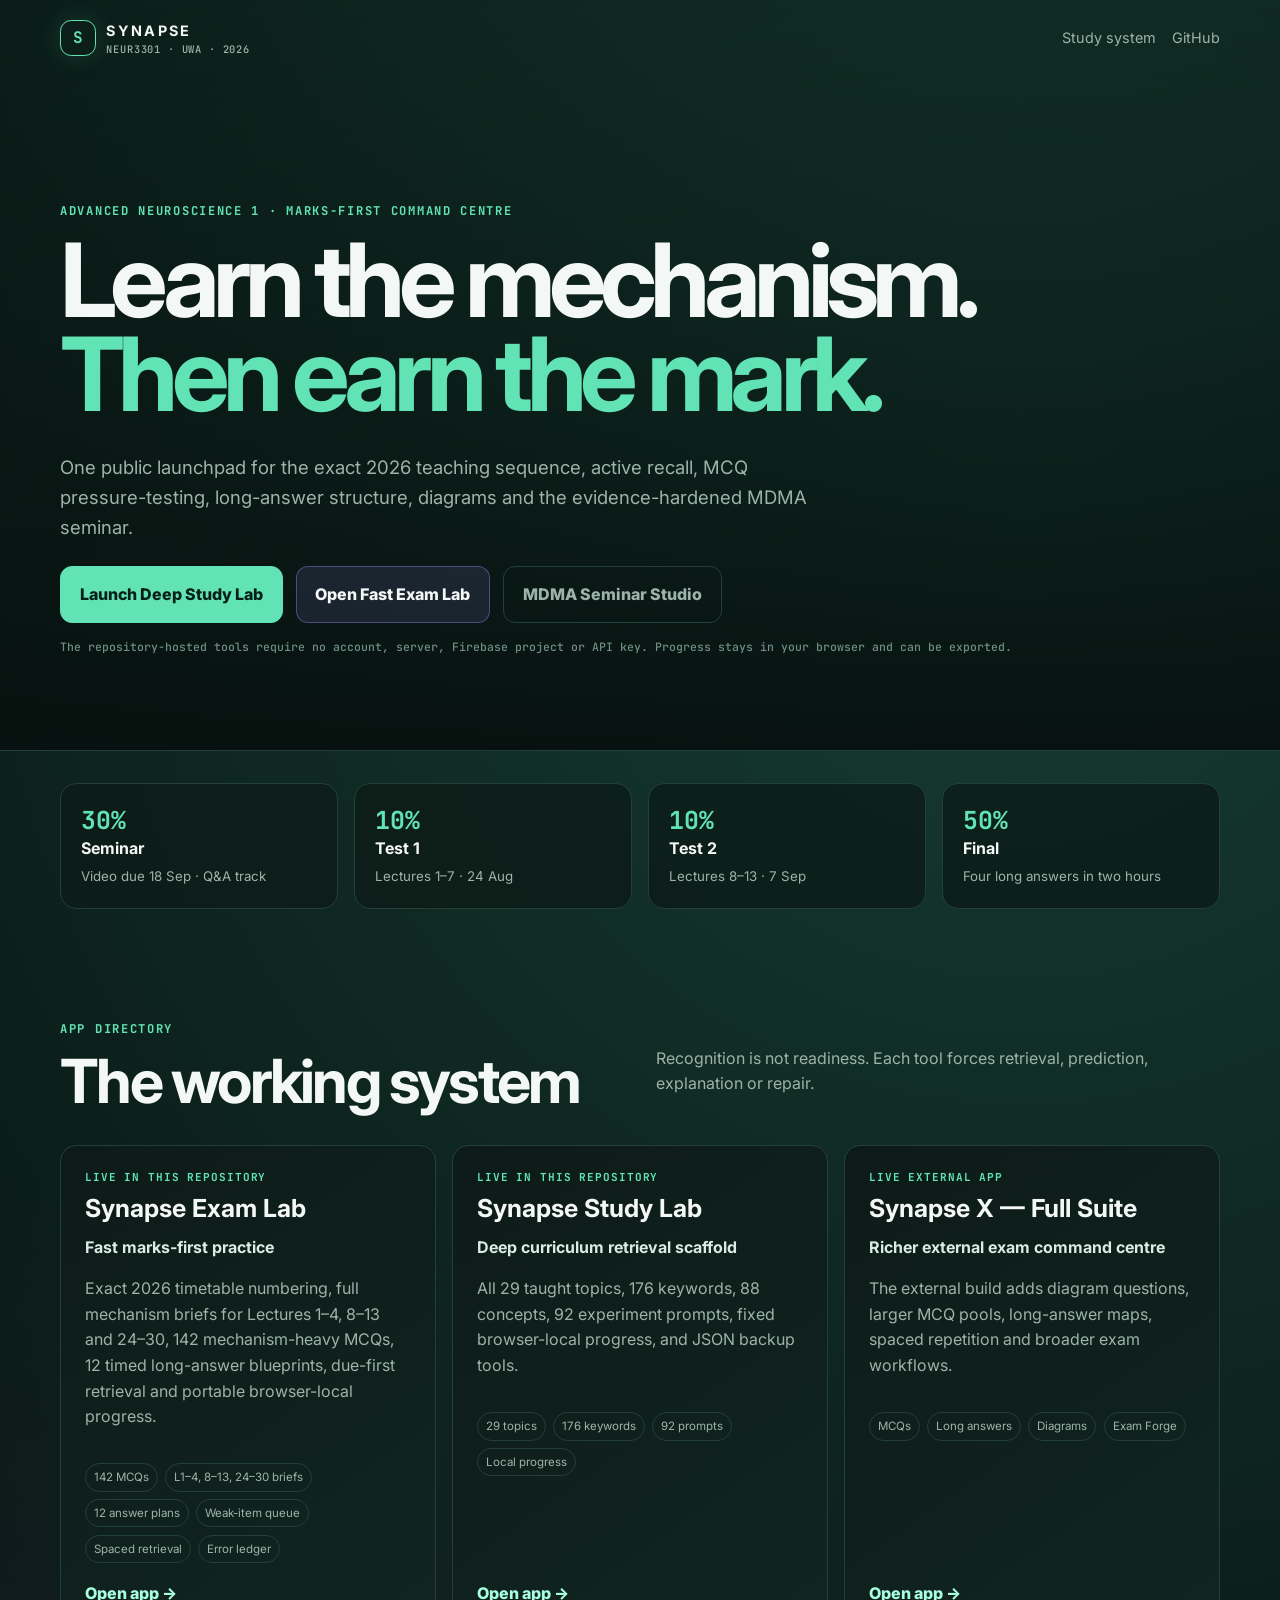
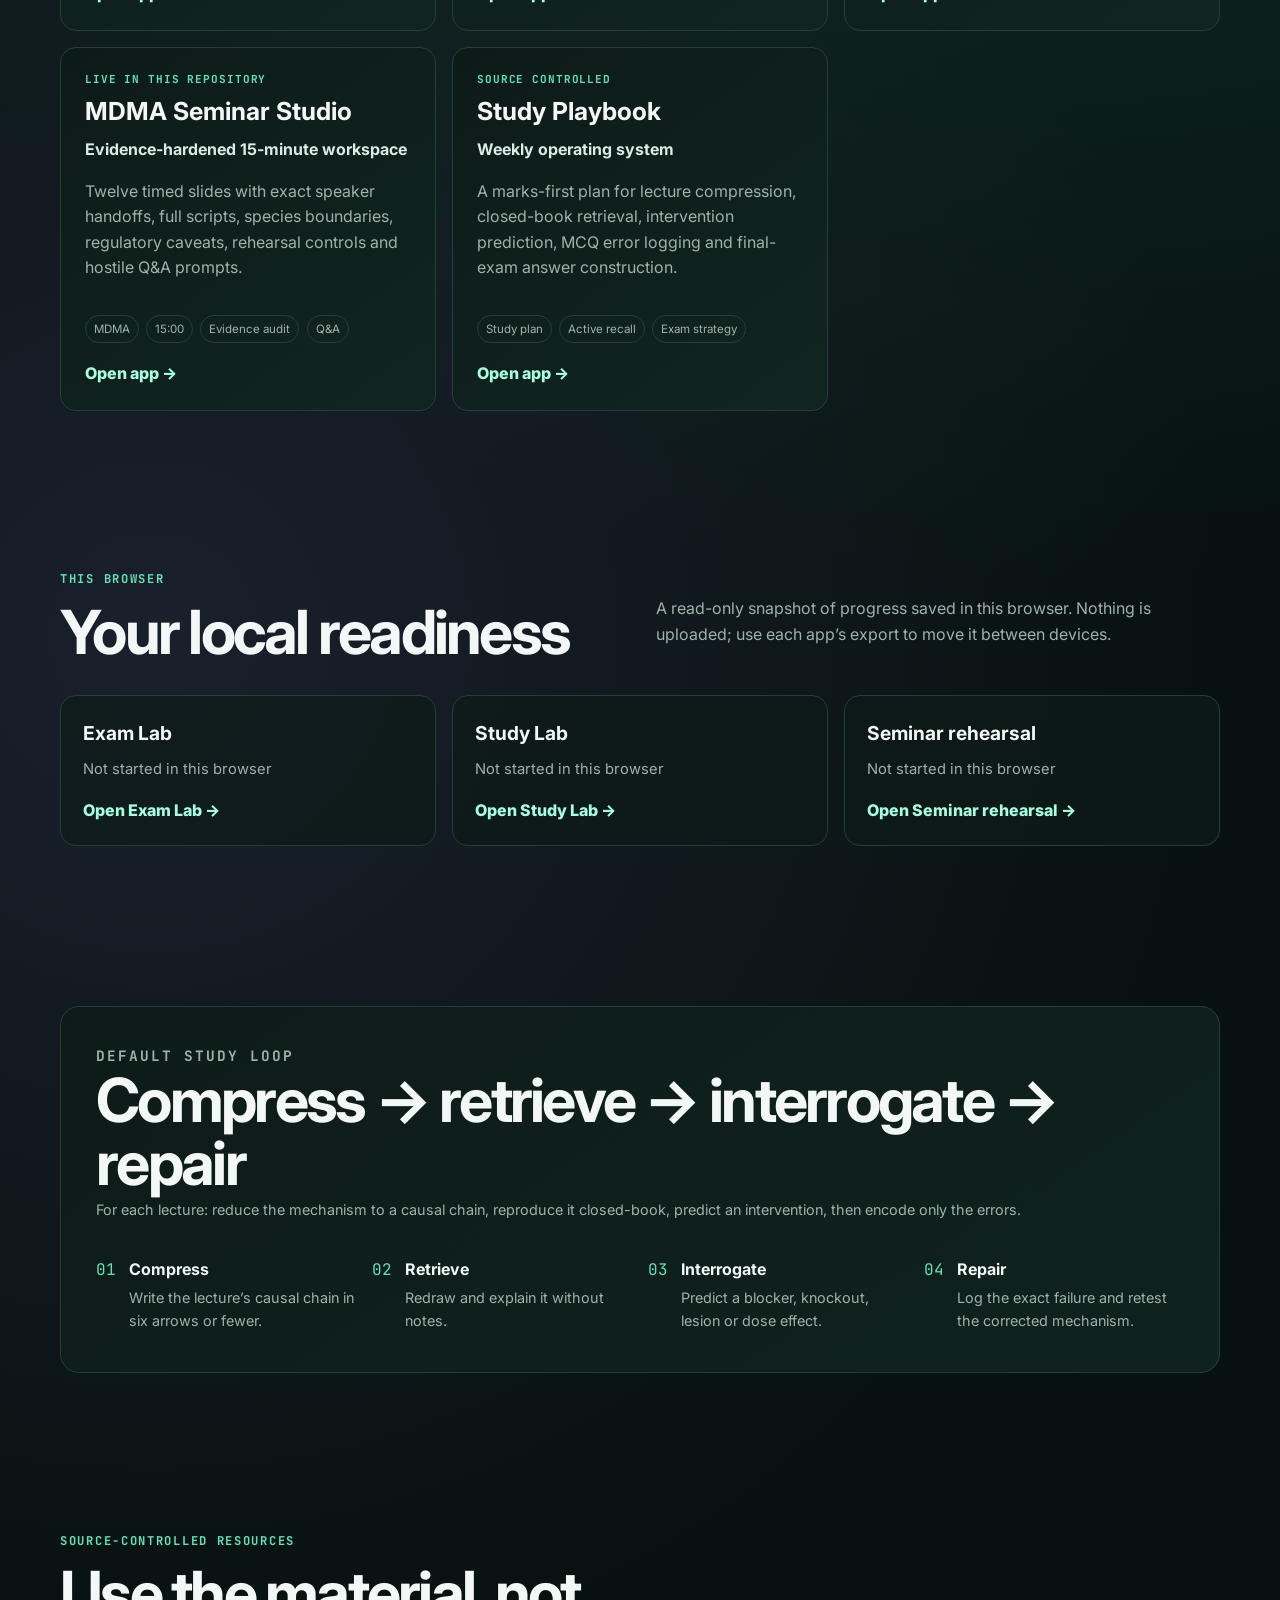
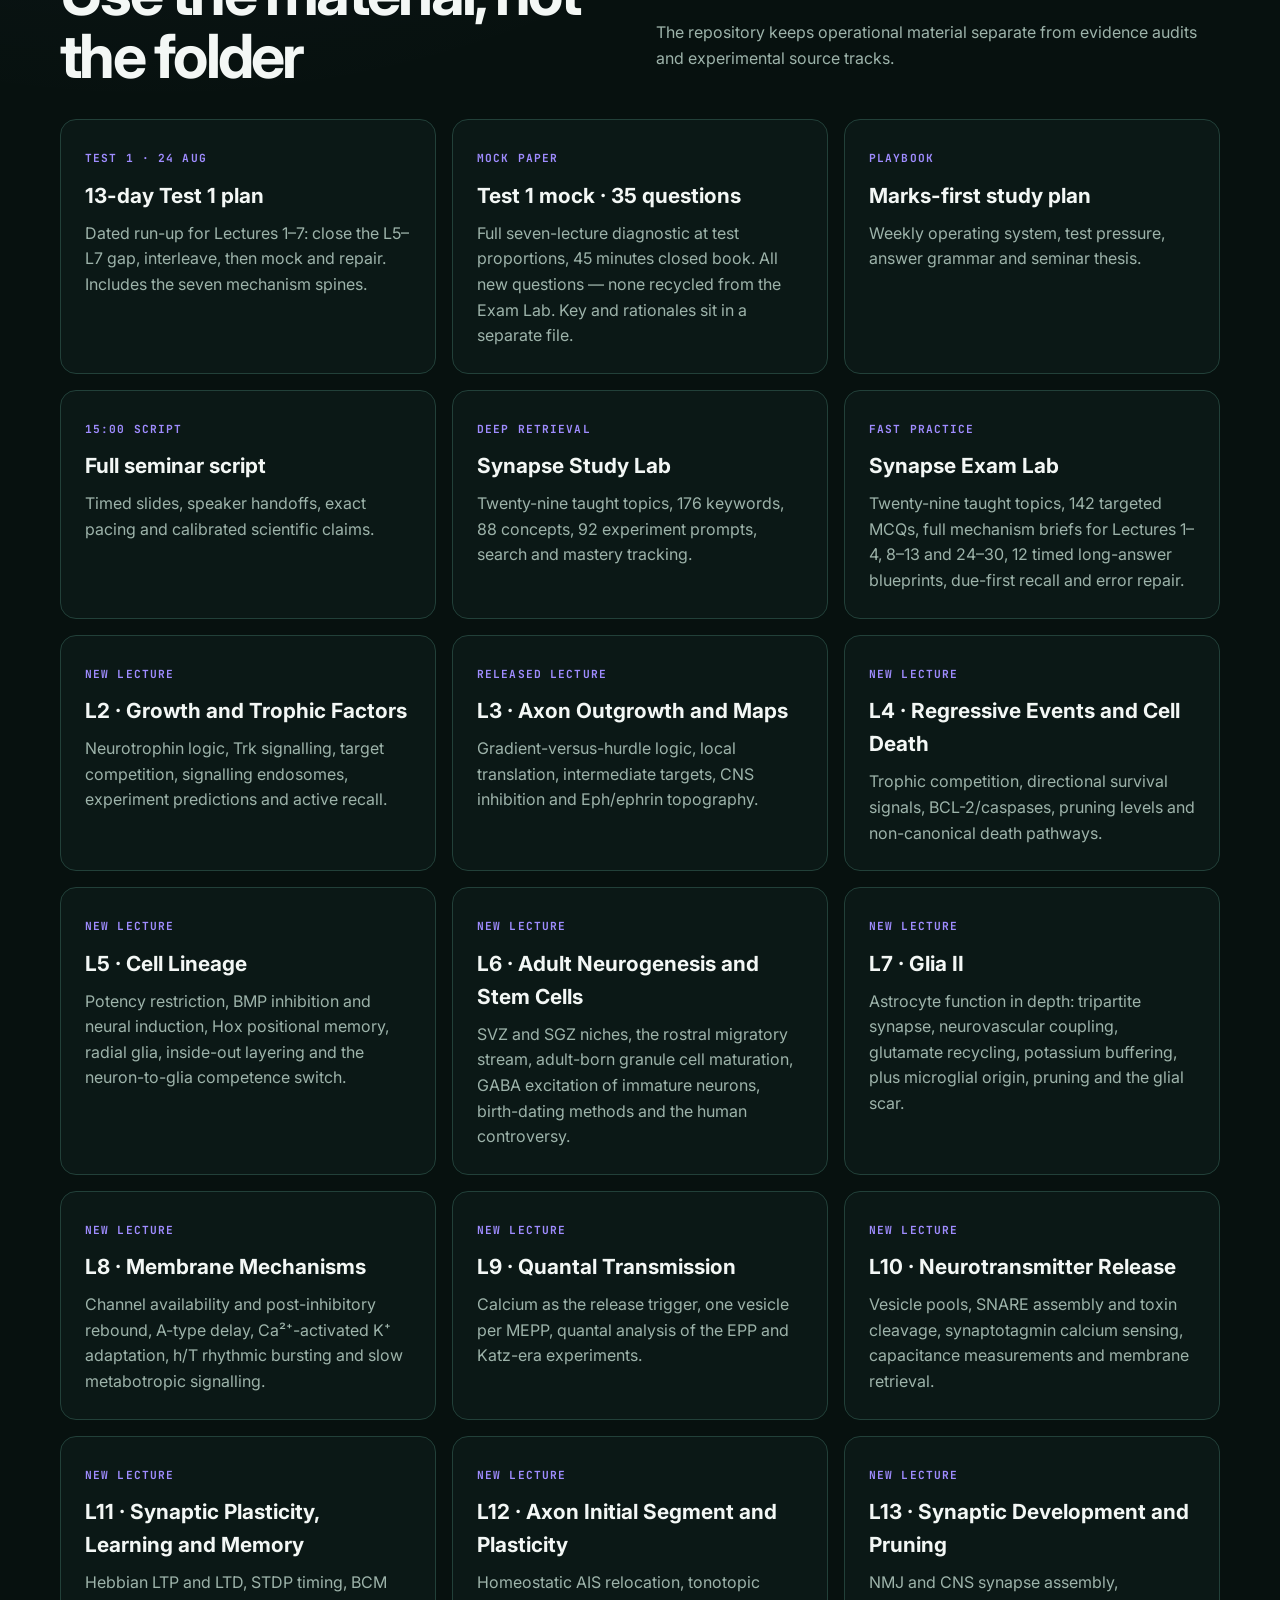
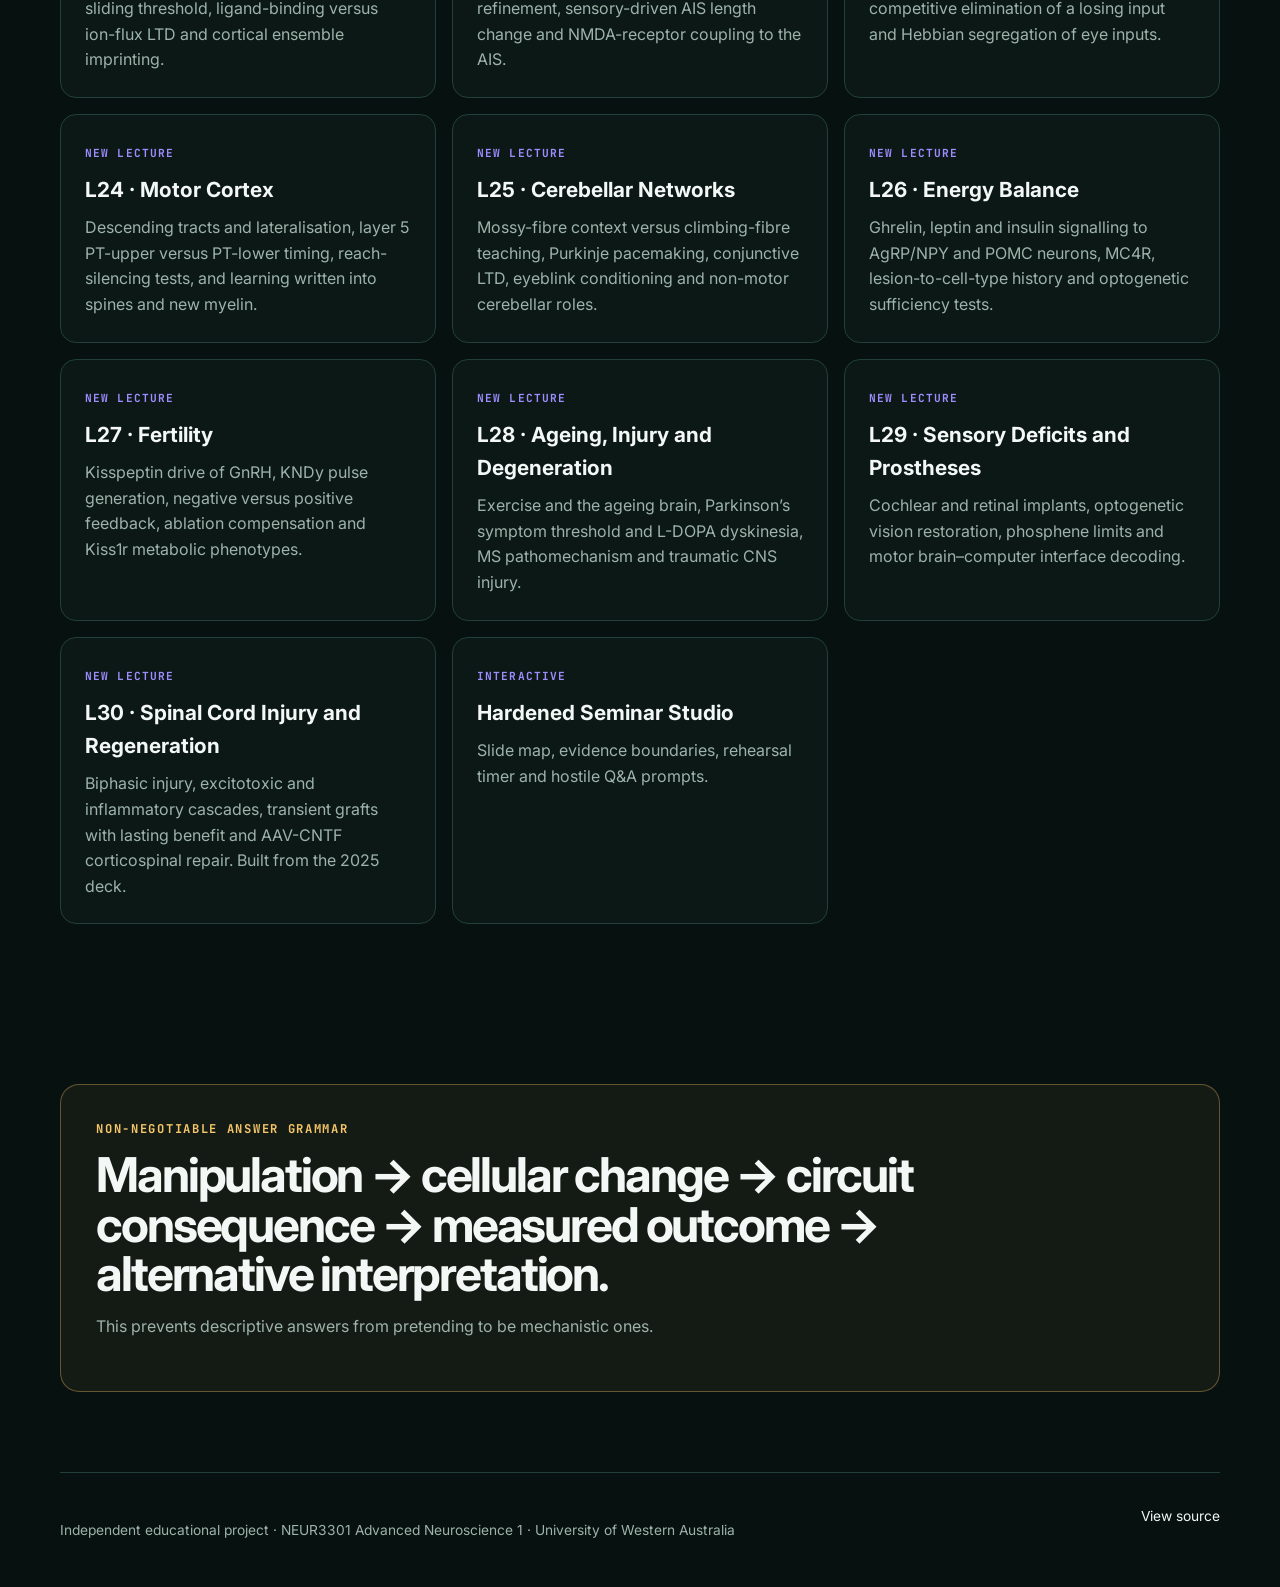
<file: docs/index.html>
<!doctype html>
<html lang="en">
<head>
  <meta charset="utf-8">
  <meta name="viewport" content="width=device-width, initial-scale=1">
  <meta name="description" content="Marks-first NEUR3301 Advanced Neuroscience 1 study system: lecture map, MCQs, long-answer planning, flashcards, error repair and MDMA seminar preparation.">
  <meta name="theme-color" content="#07110f">
  <title>Synapse · NEUR3301 Study Hub</title>
  <link rel="preconnect" href="https://fonts.googleapis.com">
  <link rel="preconnect" href="https://fonts.gstatic.com" crossorigin>
  <link href="https://fonts.googleapis.com/css2?family=Inter:wght@400;500;600;700;800;900&family=JetBrains+Mono:wght@500;700&display=swap" rel="stylesheet">
  <link rel="stylesheet" href="styles.css">
</head>
<body>
  <a class="skip-link" href="#main">Skip to main content</a>
  <header class="hero" id="top">
    <nav class="nav wrap">
      <a class="brand" href="#top"><span class="brand-mark">S</span><span><b>SYNAPSE</b><small>NEUR3301 · UWA · 2026</small></span></a>
      <div class="nav-actions"><a class="nav-link" href="#system">Study system</a><a class="nav-link" href="https://github.com/KG-97/NEUR3301">GitHub</a></div>
    </nav>
    <div class="hero-content wrap">
      <p class="eyebrow">Advanced Neuroscience 1 · Marks-first command centre</p>
      <h1>Learn the mechanism.<br><span>Then earn the mark.</span></h1>
      <p class="lede">One public launchpad for the exact 2026 teaching sequence, active recall, MCQ pressure-testing, long-answer structure, diagrams and the evidence-hardened MDMA seminar.</p>
      <div class="actions">
        <a class="button primary" href="study-lab/">Launch Deep Study Lab</a>
        <a class="button secondary" href="app/">Open Fast Exam Lab</a>
        <a class="button ghost" href="seminar/">MDMA Seminar Studio</a>
      </div>
      <p class="launch-note">The repository-hosted tools require no account, server, Firebase project or API key. Progress stays in your browser and can be exported.</p>
    </div>
  </header>
  <main id="main" tabindex="-1">
    <section class="assessment wrap" aria-label="Assessment map">
      <article><span>30%</span><strong>Seminar</strong><small>Video due 18 Sep · Q&amp;A track</small></article>
      <article><span>10%</span><strong>Test 1</strong><small>Lectures 1–7 · 24 Aug</small></article>
      <article><span>10%</span><strong>Test 2</strong><small>Lectures 8–13 · 7 Sep</small></article>
      <article><span>50%</span><strong>Final</strong><small>Four long answers in two hours</small></article>
    </section>
    <section id="system" class="section wrap">
      <div class="section-heading"><div><p class="eyebrow">App directory</p><h2>The working system</h2></div><p>Recognition is not readiness. Each tool forces retrieval, prediction, explanation or repair.</p></div>
      <div id="app-grid" class="app-grid" aria-live="polite"><p class="loading">Loading tools…</p></div>
    </section>
    <section id="readiness" class="section wrap">
      <div class="section-heading"><div><p class="eyebrow">This browser</p><h2>Your local readiness</h2></div><p>A read-only snapshot of progress saved in this browser. Nothing is uploaded; use each app’s export to move it between devices.</p></div>
      <div id="readiness-grid" class="readiness-grid" aria-live="polite"><p class="loading">Reading local progress…</p></div>
    </section>
    <section class="section wrap">
      <div class="study-path"><div><p class="eyebrow">Default study loop</p><h2>Compress → retrieve → interrogate → repair</h2><p class="path-copy">For each lecture: reduce the mechanism to a causal chain, reproduce it closed-book, predict an intervention, then encode only the errors.</p></div><ol>
        <li><span>01</span><div><strong>Compress</strong><p>Write the lecture’s causal chain in six arrows or fewer.</p></div></li>
        <li><span>02</span><div><strong>Retrieve</strong><p>Redraw and explain it without notes.</p></div></li>
        <li><span>03</span><div><strong>Interrogate</strong><p>Predict a blocker, knockout, lesion or dose effect.</p></div></li>
        <li><span>04</span><div><strong>Repair</strong><p>Log the exact failure and retest the corrected mechanism.</p></div></li>
      </ol></div>
    </section>
    <section id="resources" class="section wrap">
      <div class="section-heading"><div><p class="eyebrow">Source-controlled resources</p><h2>Use the material, not the folder</h2></div><p>The repository keeps operational material separate from evidence audits and experimental source tracks.</p></div>
      <div class="resource-grid">
        <a class="resource" href="resources/NEUR3301_Test1_13Day_Plan.md"><span>TEST 1 · 24 AUG</span><h3>13-day Test 1 plan</h3><p>Dated run-up for Lectures 1–7: close the L5–L7 gap, interleave, then mock and repair. Includes the seven mechanism spines.</p></a>
        <a class="resource" href="resources/NEUR3301_Test1_Mock_Paper.md"><span>MOCK PAPER</span><h3>Test 1 mock · 35 questions</h3><p>Full seven-lecture diagnostic at test proportions, 45 minutes closed book. All new questions — none recycled from the Exam Lab. Key and rationales sit in a separate file.</p></a>
        <a class="resource" href="resources/NEUR3301_Study_Playbook_2026.md"><span>PLAYBOOK</span><h3>Marks-first study plan</h3><p>Weekly operating system, test pressure, answer grammar and seminar thesis.</p></a>
        <a class="resource" href="resources/MDMA_Seminar_Full_Script_15min.md"><span>15:00 SCRIPT</span><h3>Full seminar script</h3><p>Timed slides, speaker handoffs, exact pacing and calibrated scientific claims.</p></a>
        <a class="resource" href="study-lab/"><span>DEEP RETRIEVAL</span><h3>Synapse Study Lab</h3><p>Twenty-nine taught topics, 176 keywords, 88 concepts, 92 experiment prompts, search and mastery tracking.</p></a>
        <a class="resource" href="app/"><span>FAST PRACTICE</span><h3>Synapse Exam Lab</h3><p>Twenty-nine taught topics, 142 targeted MCQs, full mechanism briefs for Lectures 1–4, 8–13 and 24–30, 12 timed long-answer blueprints, due-first recall and error repair.</p></a>
        <a class="resource" href="resources/lectures/L02_Growth_and_Trophic_Factors.md"><span>NEW LECTURE</span><h3>L2 · Growth and Trophic Factors</h3><p>Neurotrophin logic, Trk signalling, target competition, signalling endosomes, experiment predictions and active recall.</p></a>
        <a class="resource" href="resources/lectures/L03_Axon_Outgrowth_Target_Recognition_Maps.md"><span>RELEASED LECTURE</span><h3>L3 · Axon Outgrowth and Maps</h3><p>Gradient-versus-hurdle logic, local translation, intermediate targets, CNS inhibition and Eph/ephrin topography.</p></a>
        <a class="resource" href="resources/lectures/L04_Regressive_Events_and_Cell_Death.md"><span>NEW LECTURE</span><h3>L4 · Regressive Events and Cell Death</h3><p>Trophic competition, directional survival signals, BCL-2/caspases, pruning levels and non-canonical death pathways.</p></a>
        <a class="resource" href="resources/lectures/L05_Cell_Lineage.md"><span>NEW LECTURE</span><h3>L5 · Cell Lineage</h3><p>Potency restriction, BMP inhibition and neural induction, Hox positional memory, radial glia, inside-out layering and the neuron-to-glia competence switch.</p></a>
        <a class="resource" href="resources/lectures/L06_Adult_Neurogenesis_Stem_Cells.md"><span>NEW LECTURE</span><h3>L6 · Adult Neurogenesis and Stem Cells</h3><p>SVZ and SGZ niches, the rostral migratory stream, adult-born granule cell maturation, GABA excitation of immature neurons, birth-dating methods and the human controversy.</p></a>
        <a class="resource" href="resources/lectures/L07_Glia_II.md"><span>NEW LECTURE</span><h3>L7 · Glia II</h3><p>Astrocyte function in depth: tripartite synapse, neurovascular coupling, glutamate recycling, potassium buffering, plus microglial origin, pruning and the glial scar.</p></a>
        <a class="resource" href="resources/lectures/L08_Membrane_Mechanisms.md"><span>NEW LECTURE</span><h3>L8 · Membrane Mechanisms</h3><p>Channel availability and post-inhibitory rebound, A-type delay, Ca²⁺-activated K⁺ adaptation, h/T rhythmic bursting and slow metabotropic signalling.</p></a>
        <a class="resource" href="resources/lectures/L09_Quantal_Transmission.md"><span>NEW LECTURE</span><h3>L9 · Quantal Transmission</h3><p>Calcium as the release trigger, one vesicle per MEPP, quantal analysis of the EPP and Katz-era experiments.</p></a>
        <a class="resource" href="resources/lectures/L10_Neurotransmitter_Release.md"><span>NEW LECTURE</span><h3>L10 · Neurotransmitter Release</h3><p>Vesicle pools, SNARE assembly and toxin cleavage, synaptotagmin calcium sensing, capacitance measurements and membrane retrieval.</p></a>
        <a class="resource" href="resources/lectures/L11_Synaptic_Plasticity_Learning_and_Memory.md"><span>NEW LECTURE</span><h3>L11 · Synaptic Plasticity, Learning and Memory</h3><p>Hebbian LTP and LTD, STDP timing, BCM sliding threshold, ligand-binding versus ion-flux LTD and cortical ensemble imprinting.</p></a>
        <a class="resource" href="resources/lectures/L12_Axon_Initial_Segment_and_Plasticity.md"><span>NEW LECTURE</span><h3>L12 · Axon Initial Segment and Plasticity</h3><p>Homeostatic AIS relocation, tonotopic refinement, sensory-driven AIS length change and NMDA-receptor coupling to the AIS.</p></a>
        <a class="resource" href="resources/lectures/L13_Synaptic_Development_and_Pruning.md"><span>NEW LECTURE</span><h3>L13 · Synaptic Development and Pruning</h3><p>NMJ and CNS synapse assembly, competitive elimination of a losing input and Hebbian segregation of eye inputs.</p></a>
        <a class="resource" href="resources/lectures/L24_Motor_Cortex_Neurophysiology_Plasticity.md"><span>NEW LECTURE</span><h3>L24 · Motor Cortex</h3><p>Descending tracts and lateralisation, layer 5 PT-upper versus PT-lower timing, reach-silencing tests, and learning written into spines and new myelin.</p></a>
        <a class="resource" href="resources/lectures/L25_Cerebellar_Networks_Neurophysiology_Plasticity.md"><span>NEW LECTURE</span><h3>L25 · Cerebellar Networks</h3><p>Mossy-fibre context versus climbing-fibre teaching, Purkinje pacemaking, conjunctive LTD, eyeblink conditioning and non-motor cerebellar roles.</p></a>
        <a class="resource" href="resources/lectures/L26_Neuroendocrine_Control_of_Energy_Balance.md"><span>NEW LECTURE</span><h3>L26 · Energy Balance</h3><p>Ghrelin, leptin and insulin signalling to AgRP/NPY and POMC neurons, MC4R, lesion-to-cell-type history and optogenetic sufficiency tests.</p></a>
        <a class="resource" href="resources/lectures/L27_Neuroendocrine_Control_of_Fertility.md"><span>NEW LECTURE</span><h3>L27 · Fertility</h3><p>Kisspeptin drive of GnRH, KNDy pulse generation, negative versus positive feedback, ablation compensation and Kiss1r metabolic phenotypes.</p></a>
        <a class="resource" href="resources/lectures/L28_Ageing_Injury_and_Degeneration.md"><span>NEW LECTURE</span><h3>L28 · Ageing, Injury and Degeneration</h3><p>Exercise and the ageing brain, Parkinson’s symptom threshold and L-DOPA dyskinesia, MS pathomechanism and traumatic CNS injury.</p></a>
        <a class="resource" href="resources/lectures/L29_Sensory_Deficits_and_Prostheses.md"><span>NEW LECTURE</span><h3>L29 · Sensory Deficits and Prostheses</h3><p>Cochlear and retinal implants, optogenetic vision restoration, phosphene limits and motor brain–computer interface decoding.</p></a>
        <a class="resource" href="resources/lectures/L30_Spinal_Cord_Injury_and_Regeneration.md"><span>NEW LECTURE</span><h3>L30 · Spinal Cord Injury and Regeneration</h3><p>Biphasic injury, excitotoxic and inflammatory cascades, transient grafts with lasting benefit and AAV-CNTF corticospinal repair. Built from the 2025 deck.</p></a>
        <a class="resource" href="seminar/"><span>INTERACTIVE</span><h3>Hardened Seminar Studio</h3><p>Slide map, evidence boundaries, rehearsal timer and hostile Q&amp;A prompts.</p></a>
      </div>
    </section>
    <section class="section wrap"><div class="answer-grammar"><p class="eyebrow">Non-negotiable answer grammar</p><h2>Manipulation → cellular change → circuit consequence → measured outcome → alternative interpretation.</h2><p>This prevents descriptive answers from pretending to be mechanistic ones.</p></div></section>
  </main>
  <footer class="wrap"><p>Independent educational project · NEUR3301 Advanced Neuroscience 1 · University of Western Australia</p><a href="https://github.com/KG-97/NEUR3301">View source</a></footer>
  <script src="app.js" defer></script>
</body>
</html>
</file>
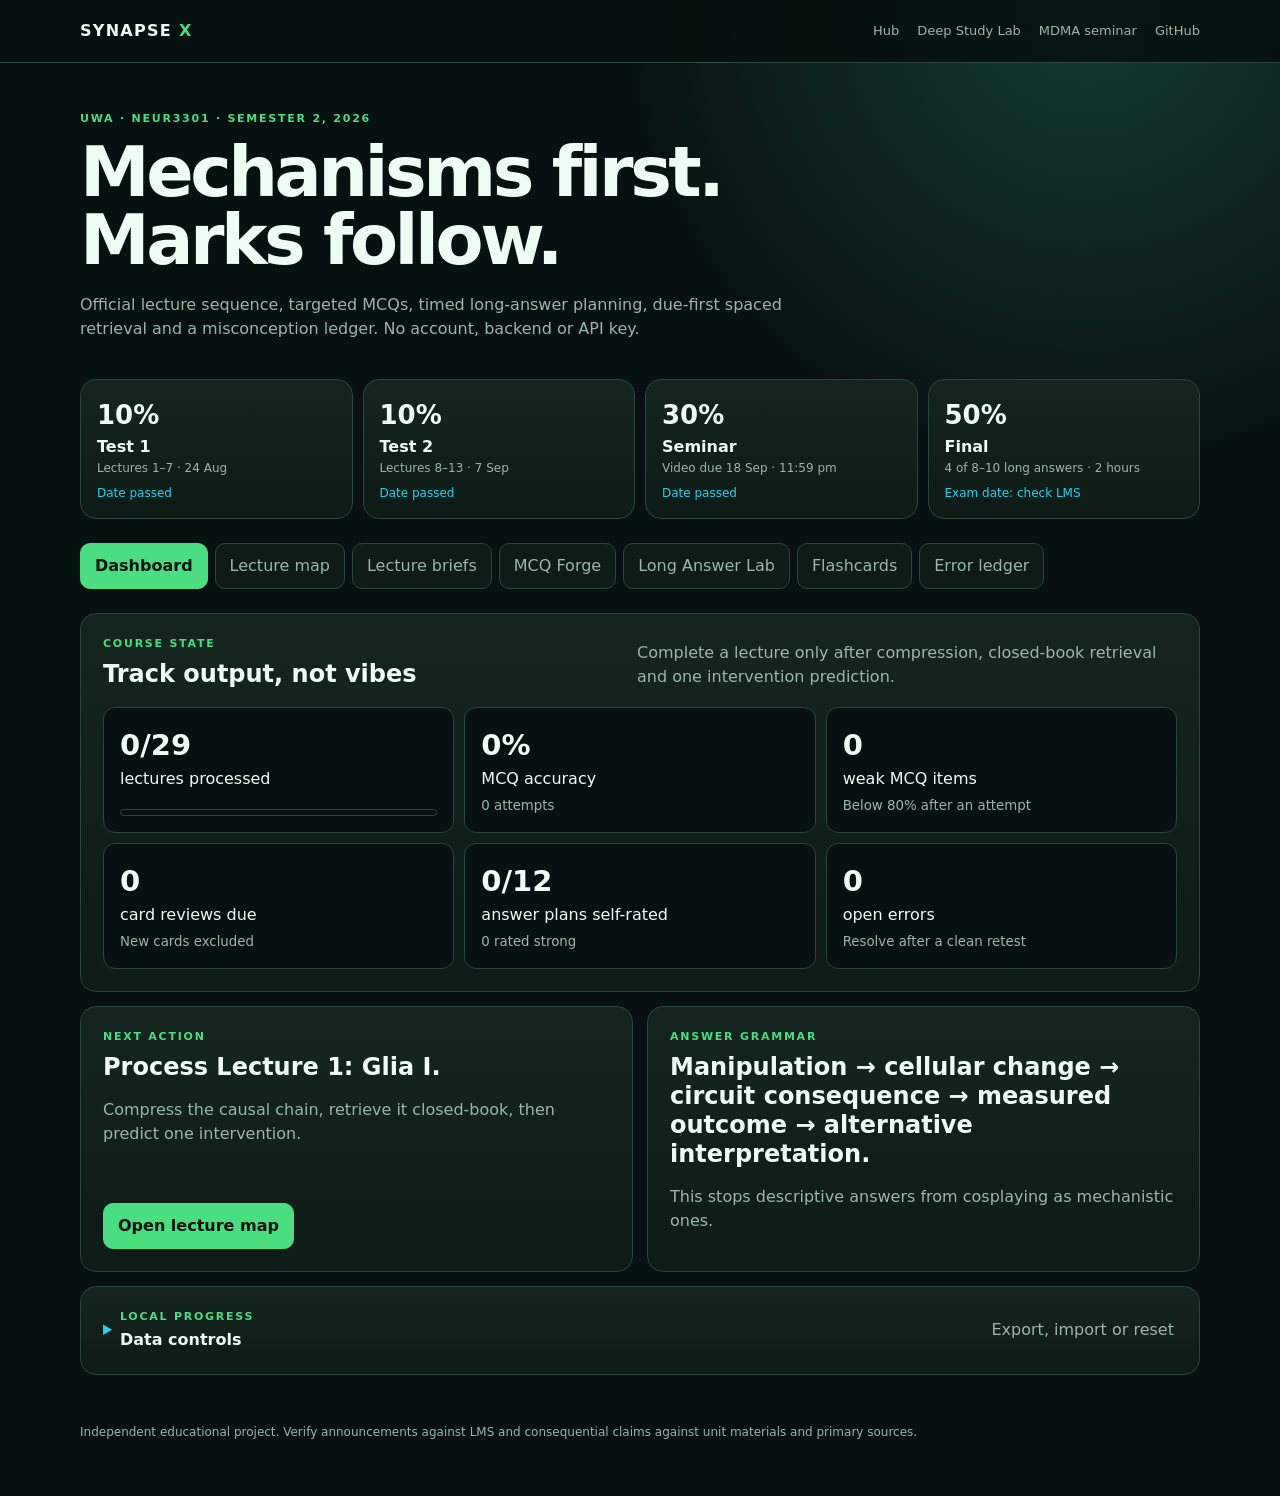
<file: docs/app/index.html>
<!doctype html>
<html lang="en">
<head>
  <meta charset="utf-8">
  <meta name="viewport" content="width=device-width, initial-scale=1">
  <meta name="description" content="NEUR3301 marks-first practice: official lecture map, targeted MCQs, long-answer planning, retrieval cards and a misconception ledger.">
  <meta name="theme-color" content="#07110f">
  <title>Synapse X · NEUR3301 Exam Lab</title>
  <link rel="stylesheet" href="styles.css?v=15">
  <script src="app.js?v=15" defer></script>
</head>
<body>
  <a class="skip" href="#workspace">Skip to study tools</a>
  <div id="a11y-status" class="sr-only" aria-live="polite" aria-atomic="true"></div>
  <header class="top">
    <div class="nav wrap">
      <a class="brand" href="../">SYNAPSE <span>X</span></a>
      <nav class="links" aria-label="Project links">
        <a href="../">Hub</a>
        <a href="../study-lab/">Deep Study Lab</a>
        <a href="../seminar/">MDMA seminar</a>
        <a href="https://github.com/KG-97/NEUR3301">GitHub</a>
      </nav>
      <details class="mobile-menu">
        <summary>Menu</summary>
        <nav class="mobile-menu-links" aria-label="Mobile project links">
          <a href="../">Hub</a>
          <a href="../study-lab/">Deep Study Lab</a>
          <a href="../seminar/">MDMA seminar</a>
          <a href="https://github.com/KG-97/NEUR3301">GitHub</a>
        </nav>
      </details>
    </div>
  </header>

  <main id="workspace" class="wrap">
    <section class="hero">
      <p class="eyebrow">UWA · NEUR3301 · Semester 2, 2026</p>
      <h1>Mechanisms first.<br>Marks follow.</h1>
      <p>Official lecture sequence, targeted MCQs, timed long-answer planning, due-first spaced retrieval and a misconception ledger. No account, backend or API key.</p>
    </section>

    <section class="marks" aria-label="Assessment overview">
      <article class="box"><b>10%</b><span>Test 1</span><small>Lectures 1–7 · 24 Aug</small><em data-countdown="2026-08-24T10:00:00+08:00"></em></article>
      <article class="box"><b>10%</b><span>Test 2</span><small>Lectures 8–13 · 7 Sep</small><em data-countdown="2026-09-07T10:00:00+08:00"></em></article>
      <article class="box"><b>30%</b><span>Seminar</span><small>Video due 18 Sep · 11:59 pm</small><em data-countdown="2026-09-18T23:59:00+08:00"></em></article>
      <article class="box"><b>50%</b><span>Final</span><small>4 of 8–10 long answers · 2 hours</small><em>Exam date: check LMS</em></article>
    </section>

    <nav class="tabs" role="tablist" aria-label="Study tools">
      <button class="tab active" type="button" role="tab" id="tab-dashboard" aria-selected="true" aria-controls="dashboard" tabindex="0" data-view="dashboard">Dashboard</button>
      <button class="tab" type="button" role="tab" id="tab-map" aria-selected="false" aria-controls="map" tabindex="-1" data-view="map">Lecture map</button>
      <button class="tab" type="button" role="tab" id="tab-briefs" aria-selected="false" aria-controls="briefs" tabindex="-1" data-view="briefs">Lecture briefs</button>
      <button class="tab" type="button" role="tab" id="tab-quiz" aria-selected="false" aria-controls="quiz" tabindex="-1" data-view="quiz">MCQ Forge</button>
      <button class="tab" type="button" role="tab" id="tab-answers" aria-selected="false" aria-controls="answers" tabindex="-1" data-view="answers">Long Answer Lab</button>
      <button class="tab" type="button" role="tab" id="tab-cards" aria-selected="false" aria-controls="cards" tabindex="-1" data-view="cards">Flashcards</button>
      <button class="tab" type="button" role="tab" id="tab-errors" aria-selected="false" aria-controls="errors" tabindex="-1" data-view="errors">Error ledger</button>
    </nav>

    <section id="dashboard" class="view active" role="tabpanel" aria-labelledby="tab-dashboard" tabindex="0">
      <div class="panel">
        <div class="section-head">
          <div><p class="eyebrow">Course state</p><h2>Track output, not vibes</h2></div>
          <p>Complete a lecture only after compression, closed-book retrieval and one intervention prediction.</p>
        </div>
        <div class="stats">
          <article class="stat"><b id="lecture-stat">0/29</b><span>lectures processed</span><div class="bar" aria-hidden="true"><i id="lecture-progress"></i></div></article>
          <article class="stat"><b id="accuracy-stat">0%</b><span>MCQ accuracy</span><small id="answered-stat">0 attempts</small></article>
          <article class="stat"><b id="weak-stat">0</b><span>weak MCQ items</span><small>Below 80% after an attempt</small></article>
          <article class="stat"><b id="card-due-stat">0</b><span>card reviews due</span><small>New cards excluded</small></article>
          <article class="stat"><b id="answer-stat">0/12</b><span>answer plans self-rated</span><small id="answer-detail">0 rated strong</small></article>
          <article class="stat"><b id="error-stat">0</b><span>open errors</span><small>Resolve after a clean retest</small></article>
        </div>
      </div>
      <div class="dashboard-grid">
        <article class="panel">
          <p class="eyebrow">Next action</p>
          <h2 id="next-action">Start with Lecture 1: Glia I.</h2>
          <p class="muted" id="next-action-detail">Compress the mechanism, retrieve it closed-book, then test it.</p>
          <button id="next-action-button" class="button primary" type="button" data-go="quiz">Start targeted practice</button>
        </article>
        <article class="panel">
          <p class="eyebrow">Answer grammar</p>
          <h2>Manipulation → cellular change → circuit consequence → measured outcome → alternative interpretation.</h2>
          <p class="muted">This stops descriptive answers from cosplaying as mechanistic ones.</p>
        </article>
      </div>
    </section>

    <section id="map" class="view" role="tabpanel" aria-labelledby="tab-map" tabindex="0">
      <div class="panel">
        <div class="section-head">
          <div><p class="eyebrow">Official sequence</p><h2>29 taught topics</h2></div>
          <p>Timetable numbers run 1–30; Lecture 23 is a public-holiday no-class slot. All 29 taught topics are potentially final-examinable.</p>
        </div>
        <div id="lecture-groups" class="groups"></div>
      </div>
    </section>

    <section id="briefs" class="view" role="tabpanel" aria-labelledby="tab-briefs" tabindex="0">
      <div class="panel">
        <div class="section-head">
          <div><p class="eyebrow">Updated 15 October · Tests 1–2 and final exam</p><h2>Lectures 1–4, 8–13 and 24–30</h2></div>
          <p>Mechanism-first briefs with experiments, examiner traps and active recall. Every brief is built from released course material.</p>
        </div>
        <div class="source-boundary" role="note">
          <b>Evidence boundary</b>
          <span>Lectures 1–4, 8–13 and 24–30 use the released course PDFs; Lectures 1–2 also use available recording transcripts. Lecture 30 uses the 2025 deck, the only one released. Spoken emphasis from Lectures 8–13 and 24–30 is not captured. Interpretive additions are labelled by mechanism and kept subordinate to the lecturer's emphasis.</span>
        </div>
        <div class="source-boundary" role="note">
          <b>20 July orientation rule</b>
          <span>Slides are the map, not the whole territory. Build answers from a causal mechanism, a clear example, an experiment or intervention prediction, and a limitation; verify assessment logistics against the handbook and LMS.</span>
        </div>
        <div id="lecture-brief-list" class="brief-list"></div>
      </div>
    </section>

    <section id="quiz" class="view" role="tabpanel" aria-labelledby="tab-quiz" tabindex="0">
      <div class="panel">
        <div class="section-head quiz-heading">
          <div><p class="eyebrow">MCQ Forge</p><h2 id="question-number">Question</h2></div>
          <div class="quiz-filters">
            <label for="quiz-block">Question set</label>
            <select id="quiz-block">
              <option value="Lecture 1">Lecture 1 · Glia I</option>
              <option value="Lecture 2">Lecture 2 · Growth and trophic factors</option>
              <option value="Lecture 3">Lecture 3 · Axon outgrowth and maps</option>
              <option value="Lecture 4">Lecture 4 · Regressive events and cell death</option>
              <option value="Lecture 8">Lecture 8 · Membrane mechanisms</option>
              <option value="Lecture 9">Lecture 9 · Quantal transmission</option>
              <option value="Lecture 10">Lecture 10 · Neurotransmitter release</option>
              <option value="Lecture 11">Lecture 11 · Synaptic plasticity, learning and memory</option>
              <option value="Lecture 12">Lecture 12 · Axon initial segment and plasticity</option>
              <option value="Lecture 13">Lecture 13 · Synaptic development and pruning</option>
              <option value="Lecture 24">Lecture 24 · Motor cortex</option>
              <option value="Lecture 25">Lecture 25 · Cerebellar networks</option>
              <option value="Lecture 26">Lecture 26 · Energy balance</option>
              <option value="Lecture 27">Lecture 27 · Fertility</option>
              <option value="Lecture 28">Lecture 28 · Ageing, injury and degeneration</option>
              <option value="Lecture 29">Lecture 29 · Sensory deficits and prostheses</option>
              <option value="Lecture 30">Lecture 30 · Spinal cord injury and regeneration</option>
              <option value="Test 1">Test 1 · Lectures 1–7</option>
              <option value="Test 2">Test 2 · Lectures 8–13</option>
              <option value="Final">Final-support MCQs</option>
              <option value="All">All questions</option>
              <option value="Weak">Weak items</option>
            </select>
          </div>
        </div>
        <p id="question-meta" class="question-meta"></p>
        <div id="question-stem" class="stem" aria-live="polite"></div>
        <div id="question-options" class="options"></div>
        <div id="question-explanation" aria-live="polite"></div>
        <div class="controls between">
          <span class="shortcut">Keys 1–4 answer · N next</span>
          <div><button id="next-question" class="button primary" type="button">Next question</button><button id="reset-quiz" class="button" type="button">Reset MCQ history</button></div>
        </div>
      </div>
    </section>

    <section id="answers" class="view" role="tabpanel" aria-labelledby="tab-answers" tabindex="0">
      <div class="panel">
        <div class="section-head answer-heading">
          <div><p class="eyebrow">Final exam · 4 answers in 2 hours</p><h2>Long Answer Lab</h2></div>
          <div class="answer-select">
            <label for="answer-prompt-select">Integrated practice prompt</label>
            <select id="answer-prompt-select"></select>
          </div>
        </div>
        <p id="answer-meta" class="question-meta"></p>
        <div id="answer-question" class="stem"></div>
        <div class="answer-clock" aria-label="Practice timer">
          <b id="answer-timer" aria-live="polite">30:00</b>
          <button id="answer-timer-toggle" class="button" type="button">Start 30-minute timer</button>
          <button id="answer-timer-reset" class="button" type="button">Reset timer</button>
        </div>
        <label class="answer-draft">
          <span>Closed-book answer plan</span>
          <textarea id="answer-draft" maxlength="8000" placeholder="Write your thesis, causal sequence, evidence/experiment, predicted result and limitation before revealing the blueprint."></textarea>
        </label>
        <div class="controls left">
          <button id="save-answer" class="button primary" type="button">Save draft only</button>
          <button id="reveal-answer-guide" class="button" type="button">Reveal self-check blueprint</button>
          <span class="shortcut">Saving a draft does not count as an attempt. Self-rating does.</span>
        </div>
        <p id="answer-progress" class="muted"></p>
        <section id="answer-guide" class="answer-guide" hidden>
          <p class="eyebrow">Practice blueprint · not an official marking scheme</p>
          <h3 id="answer-thesis"></h3>
          <div id="answer-points" class="rubric-list"></div>
          <p><b>Experiment/evidence move:</b> <span id="answer-experiment"></span></p>
          <p><b>Limitation/alternative:</b> <span id="answer-limitation"></span></p>
          <div class="controls left">
            <span class="shortcut">Rate the answer you actually produced, not the blueprint.</span>
            <button class="button danger answer-rating" data-rating="needs-work" type="button">Needs work</button>
            <button class="button answer-rating" data-rating="solid" type="button">Solid</button>
            <button class="button success answer-rating" data-rating="strong" type="button">Strong</button>
          </div>
        </section>
      </div>
    </section>

    <section id="cards" class="view" role="tabpanel" aria-labelledby="tab-cards" tabindex="0">
      <div class="panel">
        <div class="section-head">
          <div><p class="eyebrow">Spaced retrieval · 66 cards</p><h2>Due-first active recall</h2></div>
          <p>Answer aloud before revealing, then grade the retrieval. Reviews return sooner when effort or accuracy is weak.</p>
        </div>
        <button id="flashcard" class="flashcard" type="button" aria-live="polite">
          <span class="eyebrow" id="card-side">Question</span>
          <strong id="card-front"></strong>
          <span id="card-back" class="muted" hidden></span>
        </button>
        <div class="controls card-controls">
          <button id="previous-card" class="button" type="button">Previous</button>
          <button id="reveal-card" class="button primary" type="button">Reveal</button>
          <button id="again-card" class="button danger" type="button" hidden>Again</button>
          <button id="hard-card" class="button" type="button" hidden>Hard</button>
          <button id="good-card" class="button success" type="button" hidden>Good</button>
          <button id="next-card" class="button" type="button">Next</button>
        </div>
        <p class="center shortcut">Space/Enter reveal · ←/→ browse · A again · H hard · G good</p>
        <p id="card-progress" class="center muted"></p>
      </div>
    </section>

    <section id="errors" class="view" role="tabpanel" aria-labelledby="tab-errors" tabindex="0">
      <div class="panel">
        <div class="section-head">
          <div><p class="eyebrow">Misconception ledger</p><h2>Turn misses into work orders</h2></div>
          <p>“Review synapses” is not a correction. Log the precise failure and the corrected causal chain.</p>
        </div>
        <form id="error-form" class="error-form" novalidate>
          <label><span>Failed claim or question</span><input id="error-question" required maxlength="240" placeholder="What exactly did I get wrong?"></label>
          <label><span>Error type</span><select id="error-type"><option>Knowledge gap</option><option>Mechanism reversal</option><option>Overclaim/context</option><option>Question-reading error</option></select></label>
          <label><span>Corrected mechanism</span><input id="error-fix" required maxlength="500" placeholder="Write the corrected causal chain"></label>
          <button class="button primary" type="submit">Add error</button>
        </form>
        <p id="error-validation" class="form-error" role="alert" aria-live="assertive" hidden></p>
        <div id="error-ledger" class="ledger"></div>
      </div>
    </section>

    <details class="data-tools panel">
      <summary>
        <span class="data-tools-summary">
          <span class="data-tools-title"><span class="eyebrow">Local progress</span><strong>Data controls</strong></span>
          <span class="muted">Export, import or reset</span>
        </span>
      </summary>
      <p class="muted">Progress stays in this browser. Export a backup before importing or resetting.</p>
      <div class="controls left">
        <button id="export-data" class="button" type="button">Export JSON</button>
        <label class="button file-button">Import JSON<input id="import-data" hidden type="file" accept="application/json"></label>
        <button id="reset-all" class="button danger" type="button">Reset all data</button>
      </div>
    </details>
  </main>

  <footer class="wrap">Independent educational project. Verify announcements against LMS and consequential claims against unit materials and primary sources.</footer>
  <div id="toast" class="toast" role="status" aria-live="polite"></div>
</body>
</html>
</file>
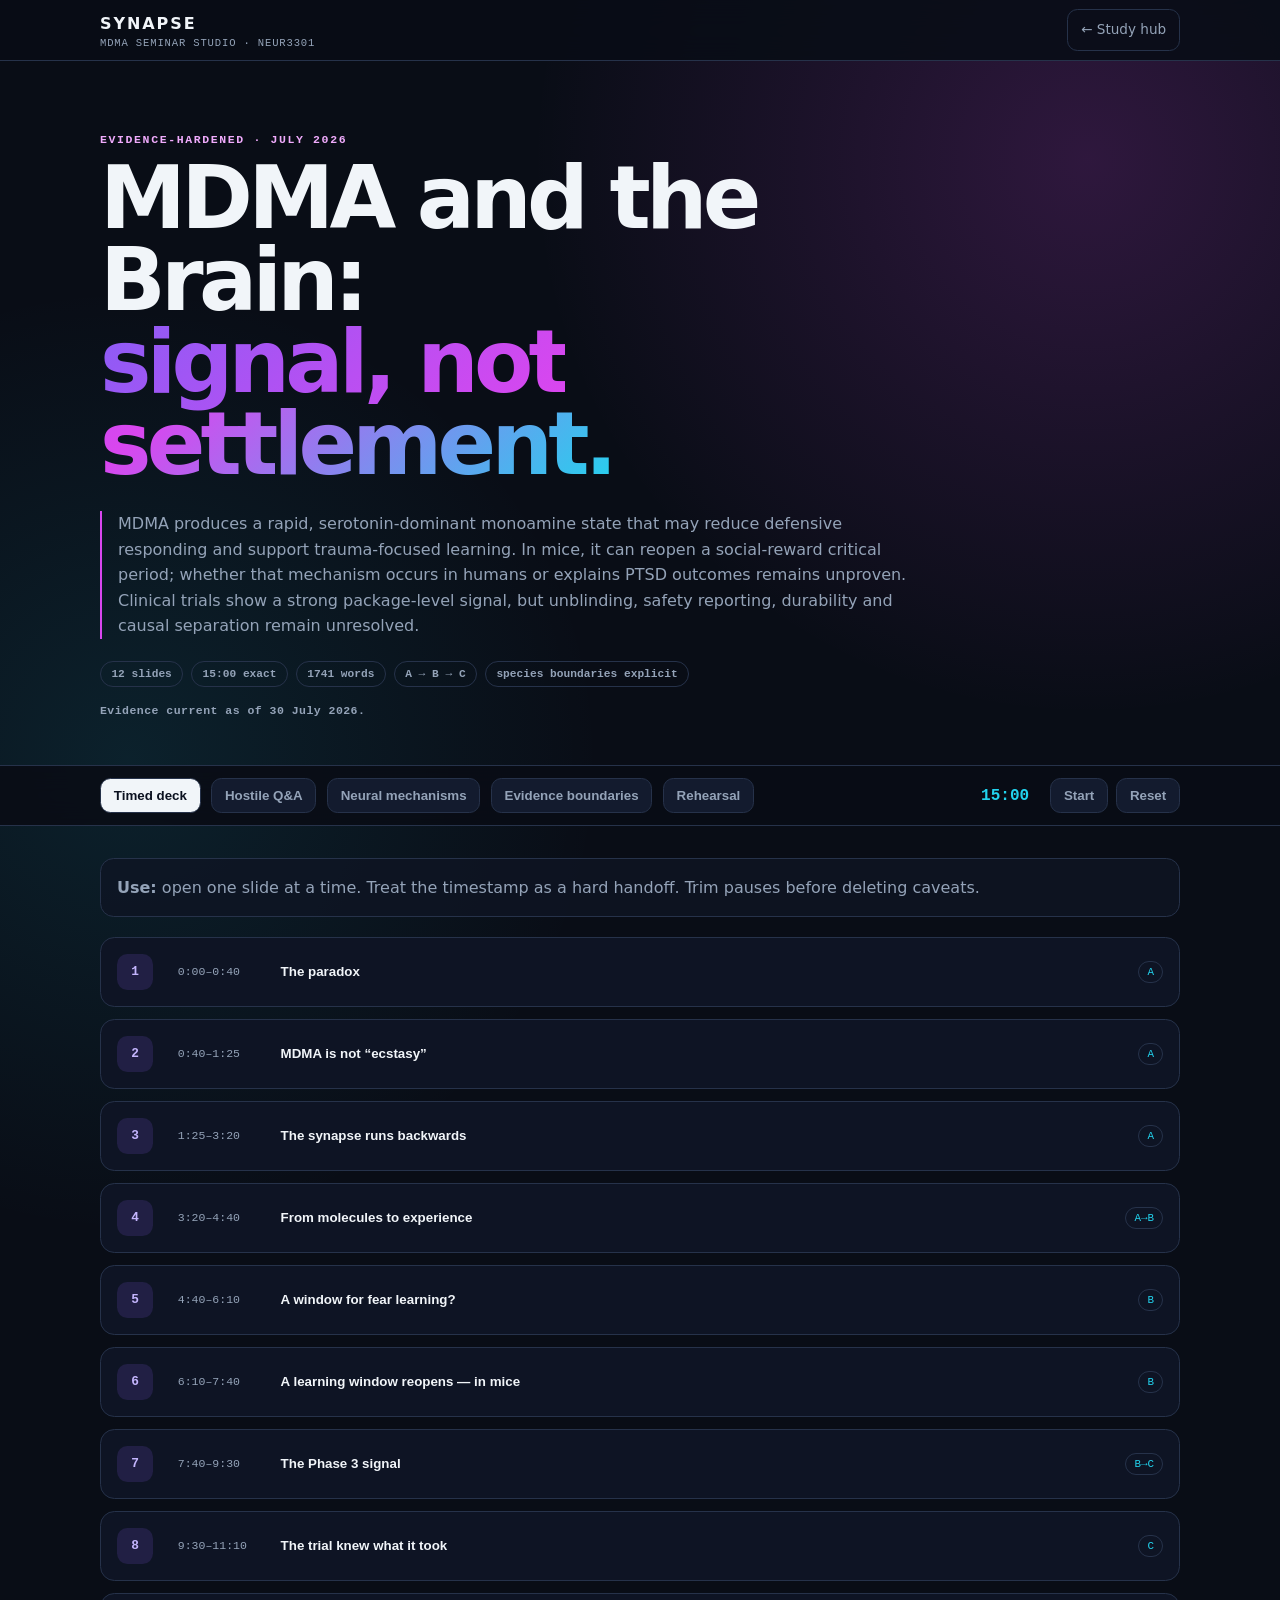
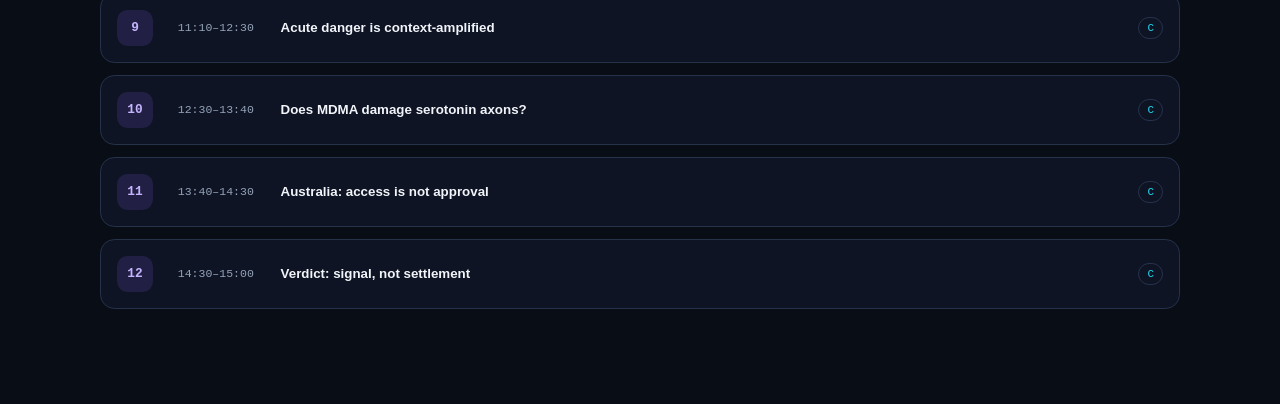
<file: docs/seminar/index.html>
<!doctype html>
<html lang="en">
<head>
<meta charset="utf-8">
<meta name="viewport" content="width=device-width, initial-scale=1">
<meta name="theme-color" content="#090d16">
<title>MDMA Seminar Studio · NEUR3301</title>
<style>
:root{--bg:#090d16;--panel:#0e1424;--panel2:#131b2e;--line:#26324a;--ink:#f1f5f9;--dim:#94a3b8;--violet:#8b5cf6;--pink:#d946ef;--cyan:#22d3ee;--teal:#14b8a6;--amber:#f59e0b;--red:#f87171;--mono:ui-monospace,SFMono-Regular,Menlo,monospace}*{box-sizing:border-box}html{scroll-behavior:smooth}body{margin:0;background:radial-gradient(circle at 85% 8%,rgba(217,70,239,.18),transparent 26%),radial-gradient(circle at 10% 38%,rgba(34,211,238,.1),transparent 28%),var(--bg);color:var(--ink);font-family:Inter,system-ui,sans-serif;line-height:1.6}.wrap{width:min(calc(100% - 2rem),1080px);margin:auto}a{color:inherit}.top{position:sticky;top:0;z-index:10;border-bottom:1px solid var(--line);background:rgba(9,13,22,.88);backdrop-filter:blur(14px)}.top .wrap{display:flex;align-items:center;justify-content:space-between;min-height:60px;gap:1rem}.brand{text-decoration:none;font-weight:900;letter-spacing:.12em}.brand small{display:block;color:var(--dim);font:500 .66rem var(--mono);letter-spacing:.08em}.back{padding:.55rem .8rem;border:1px solid var(--line);border-radius:.65rem;text-decoration:none;color:var(--dim);font-size:.85rem}.hero{padding:4.5rem 0 3rem;border-bottom:1px solid var(--line)}.eyebrow{margin:0 0 .7rem;color:#f0abfc;font:700 .72rem var(--mono);letter-spacing:.14em;text-transform:uppercase}.hero h1{max-width:850px;margin:0;font-size:clamp(2.5rem,7vw,5.4rem);line-height:.95;letter-spacing:-.055em}.hero h1 span{background:linear-gradient(135deg,var(--violet),var(--pink),var(--cyan));-webkit-background-clip:text;color:transparent}.thesis{max-width:820px;margin:1.6rem 0 0;padding-left:1rem;border-left:2px solid var(--pink);color:var(--dim)}.chips{display:flex;flex-wrap:wrap;gap:.5rem;margin-top:1.4rem}.chip{padding:.35rem .65rem;border:1px solid var(--line);border-radius:99px;color:var(--dim);font:700 .7rem var(--mono)}.toolbar{position:sticky;top:60px;z-index:9;border-bottom:1px solid var(--line);background:rgba(9,13,22,.9);backdrop-filter:blur(12px)}.toolbar .wrap{display:flex;align-items:center;gap:.65rem;overflow:auto;padding:.75rem 0}.tab,.timer-btn{white-space:nowrap;border:1px solid var(--line);border-radius:.65rem;background:var(--panel2);color:var(--dim);padding:.55rem .8rem;cursor:pointer;font-weight:800}.tab.active{background:var(--ink);color:#0b1120}.timer{margin-left:auto;display:flex;align-items:center;gap:.5rem}.clock{min-width:74px;text-align:center;color:var(--cyan);font:700 1rem var(--mono)}main{padding:2rem 0 5rem}.panel{display:none}.panel.active{display:block}.lead{margin:0 0 1.2rem;padding:1rem;border:1px solid var(--line);border-radius:.85rem;background:rgba(14,20,36,.8);color:var(--dim)}.slide{margin-bottom:.75rem;border:1px solid var(--line);border-radius:.9rem;background:var(--panel);overflow:hidden}.slide button{width:100%;display:grid;grid-template-columns:48px 90px 1fr auto;gap:.8rem;align-items:center;padding:1rem;border:0;background:transparent;color:var(--ink);text-align:left;cursor:pointer}.n{display:grid;place-items:center;width:36px;height:36px;border-radius:.65rem;background:rgba(139,92,246,.15);color:#c4b5fd;font:700 .8rem var(--mono)}.time{color:var(--dim);font:.72rem var(--mono)}.title{font-weight:850}.speaker{padding:.25rem .5rem;border:1px solid var(--line);border-radius:99px;color:var(--cyan);font:.68rem var(--mono)}.body{display:none;padding:1rem;border-top:1px solid var(--line);background:rgba(19,27,46,.5)}.slide.open .body{display:block}.grid{display:grid;grid-template-columns:1fr 1fr;gap:.75rem}.card{padding:1rem;border:1px solid var(--line);border-radius:.75rem;background:var(--panel)}.card h3{margin:0 0 .45rem;color:#c4b5fd;font:.7rem var(--mono);letter-spacing:.1em;text-transform:uppercase}.card p{margin:0;color:#d7e0ec}.script{grid-column:1/-1}.script p{font-size:.95rem;line-height:1.75}.boundary{border-left:3px solid var(--amber)}.boundary h3{color:#fbbf24}.qa{margin-bottom:.65rem;border:1px solid var(--line);border-radius:.8rem;background:var(--panel);overflow:hidden}.qa button{width:100%;padding:1rem;border:0;background:transparent;color:var(--ink);text-align:left;font-weight:800;cursor:pointer}.answer{display:none;padding:1rem;border-top:1px solid var(--line);color:var(--dim)}.qa.open .answer{display:block}.checklist{display:grid;grid-template-columns:repeat(2,1fr);gap:.75rem}.check{display:flex;gap:.75rem;padding:1rem;border:1px solid var(--line);border-radius:.8rem;background:var(--panel)}.check input{width:1.1rem;height:1.1rem}.evidence{display:grid;grid-template-columns:repeat(3,1fr);gap:.75rem}.evidence article{padding:1rem;border:1px solid var(--line);border-radius:.8rem;background:var(--panel)}.evidence strong{display:block;margin-bottom:.35rem}.evidence span{color:var(--dim);font-size:.88rem}.high{color:#5eead4}.moderate{color:#fbbf24}.unknown{color:#fca5a5}.footer{margin-top:3rem;padding-top:1.5rem;border-top:1px solid var(--line);color:var(--dim);font-size:.82rem}@media(max-width:760px){.slide button{grid-template-columns:42px 1fr auto}.time{display:none}.grid,.checklist,.evidence{grid-template-columns:1fr}.timer{margin-left:0}.toolbar .wrap{align-items:flex-start}.hero{padding-top:3rem}}
.sr-only{position:absolute;width:1px;height:1px;padding:0;margin:-1px;overflow:hidden;clip:rect(0,0,0,0);white-space:nowrap;border:0}
.skip-link{position:fixed;left:12px;top:-64px;z-index:20;padding:.6rem .9rem;background:var(--cyan);color:#04121a;border-radius:.55rem;font-weight:800;text-decoration:none;transition:top .15s ease}.skip-link:focus{top:12px}
.tablist{display:contents}
.rehearsal-tools{display:flex;gap:.5rem;flex-wrap:wrap;margin-top:1rem}
#main,.panel,.slide{scroll-margin-top:132px}
.as-of{margin:1.1rem 0 0;color:var(--dim);font:700 .72rem var(--mono);letter-spacing:.04em}
:focus-visible{outline:3px solid var(--cyan);outline-offset:3px}
@media(prefers-reduced-motion:reduce){html{scroll-behavior:auto}.skip-link{transition:none}}
.mechlist{display:grid;grid-template-columns:1fr 1fr;gap:.75rem}
.mech{padding:1rem;border:1px solid var(--line);border-radius:.8rem;background:var(--panel)}
.mech .lvl{display:inline-block;margin:0 0 .55rem;padding:.2rem .55rem;border:1px solid var(--line);border-radius:99px;color:#c4b5fd;font:700 .62rem var(--mono);letter-spacing:.1em;text-transform:uppercase}
.mech h3{margin:0 0 .45rem;font-size:1.02rem;line-height:1.25;color:var(--ink)}
.mech p{margin:0 0 .7rem;color:#d7e0ec;font-size:.92rem}
.mech .meta{display:flex;flex-wrap:wrap;gap:.45rem;align-items:center}
.mech .conf{font:700 .68rem var(--mono);padding:.22rem .55rem;border-radius:99px;border:1px solid var(--line)}
.mech .deepens{color:var(--dim);font:.68rem var(--mono)}
@media(max-width:760px){.mechlist{grid-template-columns:1fr}}
</style>
</head>
<body>
<a class="skip-link" href="#main">Skip to main content</a>
<header class="top"><div class="wrap"><a class="brand" href="../">SYNAPSE<small>MDMA SEMINAR STUDIO · NEUR3301</small></a><a class="back" href="../">← Study hub</a></div></header>
<section class="hero"><div class="wrap"><p class="eyebrow">Evidence-hardened · July 2026</p><h1>MDMA and the Brain:<br><span>signal, not settlement.</span></h1><p class="thesis">MDMA produces a rapid, serotonin-dominant monoamine state that may reduce defensive responding and support trauma-focused learning. In mice, it can reopen a social-reward critical period; whether that mechanism occurs in humans or explains PTSD outcomes remains unproven. Clinical trials show a strong package-level signal, but unblinding, safety reporting, durability and causal separation remain unresolved.</p><div class="chips"><span class="chip">12 slides</span><span class="chip">15:00 exact</span><span class="chip">1741 words</span><span class="chip">A → B → C</span><span class="chip">species boundaries explicit</span></div><p class="as-of" id="evidence-as-of"></p></div></section>
<nav class="toolbar"><div class="wrap"><div class="tablist" role="tablist" aria-label="Seminar sections"><button class="tab active" id="tab-deck" role="tab" aria-selected="true" aria-controls="deck" tabindex="0" data-panel="deck">Timed deck</button><button class="tab" id="tab-qa" role="tab" aria-selected="false" aria-controls="qa" tabindex="-1" data-panel="qa">Hostile Q&amp;A</button><button class="tab" id="tab-mechanisms" role="tab" aria-selected="false" aria-controls="mechanisms" tabindex="-1" data-panel="mechanisms">Neural mechanisms</button><button class="tab" id="tab-evidence" role="tab" aria-selected="false" aria-controls="evidence" tabindex="-1" data-panel="evidence">Evidence boundaries</button><button class="tab" id="tab-rehearsal" role="tab" aria-selected="false" aria-controls="rehearsal" tabindex="-1" data-panel="rehearsal">Rehearsal</button></div><div class="timer"><span id="clock" class="clock">15:00</span><button id="start" class="timer-btn">Start</button><button id="reset" class="timer-btn">Reset</button></div></div></nav>
<main id="main" class="wrap" tabindex="-1">
<section id="deck" class="panel active" role="tabpanel" aria-labelledby="tab-deck" tabindex="0"><h2 class="sr-only">Timed deck</h2><p class="lead"><strong>Use:</strong> open one slide at a time. Treat the timestamp as a hard handoff. Trim pauses before deleting caveats.</p><div id="slides"></div></section>
<section id="qa" class="panel" role="tabpanel" aria-labelledby="tab-qa" tabindex="0"><h2 class="sr-only">Hostile Q&amp;A</h2><p class="lead">Answer in three moves: direct answer → evidence boundary → return to the thesis.</p><div id="questions"></div></section>
<section id="mechanisms" class="panel" role="tabpanel" aria-labelledby="tab-mechanisms" tabindex="0"><h2 class="sr-only">Neural mechanisms</h2><p class="lead">Off-clock reference depth for the mechanisms named in the timed deck — read this to field hostile questions, do not fold it into the 15:00 script. Confidence stays claim-specific and species boundaries stay explicit.</p><div class="mechlist" id="mechanisms-host"></div></section>
<section id="evidence" class="panel" role="tabpanel" aria-labelledby="tab-evidence" tabindex="0"><h2 class="sr-only">Evidence boundaries</h2><p class="lead">Confidence is claim-specific. A strong package-level clinical signal does not prove a drug-only mechanism.</p><div class="evidence"><article><strong class="high">High confidence</strong><span>MDMA is a transporter substrate promoting monoamine efflux; it increases oxytocin, cortisol and prolactin in controlled human studies; acute hyperthermia and hyponatraemia can be fatal.</span></article><article><strong class="moderate">Moderate confidence</strong><span>MDMA may facilitate fear learning and reconsolidation. Mouse critical-period reopening is robust; human mediation remains untested.</span></article><article><strong class="unknown">Unknown / unproven</strong><span>That a few screened clinical sessions cause lasting human serotonergic neurotoxicity, or that the mouse social-reward critical period explains PTSD outcomes.</span></article></div></section>
<section id="rehearsal" class="panel" role="tabpanel" aria-labelledby="tab-rehearsal" tabindex="0"><h2 class="sr-only">Rehearsal checklist</h2><p class="lead">Checklist state is stored only in this browser.</p><div class="checklist" id="checklist"></div><div class="rehearsal-tools"><button id="export-rehearsal" class="timer-btn" type="button">Export progress</button><label class="timer-btn" for="import-rehearsal">Import progress</label><input id="import-rehearsal" type="file" accept="application/json,.json" hidden></div><div class="footer"><strong>Pacing checkpoints:</strong> 4:40 A→B · 9:30 B→C · 14:30 verdict begins · 15:00 stop.</div></section>
</main>
<script>
// Single source of truth for the evidence-review date. The clinical claims
// (MAPP Phase 3, FDA advisory votes, TGA figures) will age — update here.
const EVIDENCE_AS_OF='30 July 2026';
document.getElementById('evidence-as-of').textContent='Evidence current as of '+EVIDENCE_AS_OF+'.';
const slides=[
{n:1,time:'0:00–0:40',speaker:'A',title:'The paradox',purpose:'Hook + central question',visual:'Split screen: unknown tablet on a hot dance floor versus measured dose in a monitored therapy room.',boundary:'Do not ask whether MDMA is simply good or bad. Compare exposure certainty, setting, co-drugs, screening and support.',script:'Here is the paradox. The same molecule can be sold in an unknown tablet on a hot dance floor, or administered at a measured dose in a monitored clinical session. Those are not equivalent exposures. Dose certainty, co-drugs, temperature, exertion, screening and psychological support all change the outcome. So our question is not simply, “Is MDMA good or bad?” It is: how can one pharmacology produce affiliation, acute toxicity and a possible window for therapeutic learning?'},
{n:2,time:'0:40–1:25',speaker:'A',title:'MDMA is not “ecstasy”',purpose:'Define terms',visual:'Defined molecular structure beside an unknown tablet.',boundary:'Controlled-MDMA evidence and street-product epidemiology are related but not interchangeable.',script:'First, control the language. MDMA is 3,4-methylenedioxymethamphetamine: a defined molecule with a known dose when produced for research. “Ecstasy” or “molly” is a market label. A tablet may contain variable MDMA, another stimulant, an adulterant, or no MDMA at all. That distinction matters because a clinical trial with screened participants and verified drug cannot directly tell us the risk of an unknown festival tablet. Equally, harms from contaminated street products cannot automatically be assigned to a few supervised clinical doses.'},
{n:3,time:'1:25–3:20',speaker:'A',title:'The synapse runs backwards',purpose:'Core cellular mechanism',visual:'MDMA is transported inward and promotes monoamine efflux. Release potency: 5-HT ≈ noradrenaline > dopamine. Uptake-inhibition potency: NET > SERT ≫ DAT.',boundary:'Release potency and uptake-inhibition potency are separate pharmacological measurements; do not substitute one hierarchy for the other. “Reverse transport” remains a teaching shorthand.',script:'MDMA is not simply an SSRI with a louder effect. It is a transportable substrate recognised by SERT, NET and DAT. It enters the presynaptic terminal, alters vesicular and cytosolic monoamine handling including VMAT2 interactions, and favours carrier-mediated outward efflux without ordinary action-potential-triggered vesicle release. Keep two assays separate: MDMA releases serotonin and noradrenaline at roughly similar potency and is weaker for dopamine, whereas its uptake-inhibition potency at cloned human transporters ranks NET, then SERT, then DAT. One hierarchy cannot stand in for the other. The acute human profile is serotonin-dominant, while noradrenaline drives arousal, blood pressure and thermoregulation and dopamine contributes to salience and reinforcement. MDMA also partly inhibits its own metabolism, so exposure does not scale perfectly linearly with dose.'},
{n:4,time:'3:20–4:40',speaker:'A→B',title:'From molecules to experience',purpose:'Bridge levels without overclaiming',visual:'Monoamine surge → social-affective state, arousal and peripheral neuroendocrine response.',boundary:'Plasma oxytocin is a peripheral biomarker; it does not prove central oxytocin uniquely causes empathy or clinical improvement.',script:'Controlled human studies show increases in plasma oxytocin, cortisol and prolactin. Participants often report closeness, trust, emotional openness and reduced social threat. But serotonin, noradrenaline, dopamine, hormones, expectation and context move together. The defensible conclusion is a distinctive social-affective and aroused state, not a single “empathy molecule”. That state is clinically interesting because trauma therapy can fail when threat responses make memories intolerable to approach.'},
{n:5,time:'4:40–6:10',speaker:'B',title:'A window for fear learning?',purpose:'Circuit-level hypothesis',visual:'Amygdala–hippocampus–mPFC triangle with altered threat reactivity and coupling.',boundary:'Small acute imaging studies in healthy volunteers do not establish a clinical mediation chain in PTSD.',script:'Some acute imaging studies report attenuated amygdala responses to threatening material, altered insula activity and changes in amygdala–hippocampal coupling. These findings support a plausible model in which traumatic memories remain accessible while defensive responding is reduced enough for new learning through extinction or reconsolidation. Reduced amygdala signal is not automatically therapeutic, and connectivity is not communication with a known direction. Label this correctly: acute human circuit evidence plus a therapeutic hypothesis.'},
{n:6,time:'6:10–7:40',speaker:'B',title:'A learning window reopens — in mice',purpose:'Cutting-edge mechanism',visual:'Mouse social-reward critical-period timeline plus the separate Young 2015 mouse fear-extinction experiment.',boundary:'Young et al. (2015) used mice and a BDNF-neutralising antibody. BDNF involvement was tested; TrkB was not measured or manipulated, so receptor involvement remains inferred. Do not generalise either mouse paradigm into proven human PTSD mediation.',script:'In mice, MDMA can reopen a critical period for social-reward learning that normally closes after development. Separately, Young et al. (2015) tested fear extinction in mice with a BDNF-neutralising antibody: blocking BDNF removed MDMA’s enhancement of extinction. That supports BDNF involvement, but TrkB was neither measured nor manipulated, so TrkB involvement is inferred rather than directly demonstrated. Other drugs can also reopen the social-reward window and converge downstream on metaplasticity and extracellular-matrix-associated transcription. The clean inference is that different drugs can make an adult mouse learning system more modifiable. Whether either mouse mechanism occurs in humans or mediates PTSD improvement remains untested.'},
{n:7,time:'7:40–9:30',speaker:'B→C',title:'The Phase 3 signal',purpose:'Strongest efficacy evidence',visual:'MAPP1 and MAPP2 effect estimates plus substantial placebo-and-therapy response.',boundary:'The trials tested a package: drug, preparation, monitored sessions, therapist support and integration—not an isolated drug effect.',script:'MAPP1 randomised 90 people with severe PTSD and reported a between-group effect size of about 0.91; 67 percent of the MDMA group and 32 percent of control no longer met PTSD criteria. MAPP2 enrolled 104 participants and reported an effect around 0.70; about 71 percent versus 48 percent no longer met criteria. The control arm improved substantially. The honest statement is that two Phase 3 trials produced a strong package-level signal vulnerable to expectancy because inactive placebo did not preserve the blind.'},
{n:8,time:'9:30–11:10',speaker:'C',title:'The trial knew what it took',purpose:'Strongest critique',visual:'Broken blind, bias funnel and exact advisory votes.',boundary:'Regulatory rejection did not prove the signal was zero; it judged the submitted evidence insufficient under major bias and safety-reporting problems.',script:'Functional unblinding is central because participants, therapists and raters can infer allocation. The FDA advisory committee voted two yes to nine no on efficacy and one yes to ten no on benefit–risk. The complete response letter cited unreliable safety reporting, missing durability beyond 18 weeks, selection and expectancy concerns, and inability to separate psychotherapy contribution. The distinction-level conclusion is not “FDA killed the science”. It is that a promising estimate is not self-validating when the design cannot control its largest biases.'},
{n:9,time:'11:10–12:30',speaker:'C',title:'Acute danger is context-amplified',purpose:'Mechanism-based harm',visual:'Thermoregulation and water-balance causal chains.',boundary:'Context changes probability but does not make the molecule irrelevant. Do not claim every supplemental dose necessarily raises peak toxicity.',script:'Hyperthermia risk rises when monoaminergic and sympathetic activation meets exertion, crowding, heat, dehydration or interacting drugs. Severe cases can progress to rhabdomyolysis, coagulopathy and multi-organ failure. Hyponatraemia is different: vasopressin-mediated water retention plus excessive hypotonic intake lowers plasma sodium, causing cerebral oedema, seizures, coma or death. A small 2026 controlled study found a supplemental dose prolonged effects without increasing peak subjective or autonomic effects; clinical benefit remains unknown.'},
{n:10,time:'12:30–13:40',speaker:'C',title:'Does MDMA damage serotonin axons?',purpose:'Calibrate the controversy',visual:'Evidence ladder: animal high/repeated dose → heavy-user imaging → few screened clinical sessions.',boundary:'Animal and confounded heavy-user findings do not cleanly map onto a few clinical sessions. The retracted 2002 primate paper is not MDMA evidence.',script:'Persistent serotonergic injury is reproducible in some animal models after high or repeated exposure, but translation depends on dose, species, temperature and pharmacokinetics. Heavy-user studies report lower SERT binding and some memory differences, but dose, purity, polydrug use and pre-existing traits confound interpretation. Lasting injury from a small number of screened clinical sessions has not been established, and long-term controlled data remain limited.'},
{n:11,time:'13:40–14:30',speaker:'C',title:'Australia: access is not approval',purpose:'Current local relevance',visual:'HREC + TGA Authorised Prescriber pathway.',boundary:'Zero reports received is not proof of zero events, and restricted access is not ARTG registration or efficacy approval.',script:'Australia permits restricted access, but MDMA remains an unapproved medicine and is not registered on the ARTG for PTSD. A specialist psychiatrist needs an HREC-approved protocol and TGA Authorised Prescriber approval. Figures released in 2026 reported 30 authorised MDMA prescribers and 87 reported unique patients based on the last completed period to June 2025. The TGA recorded zero adverse-event reports from July 2023 to August 2025: zero reports received, not proof that no events occurred.'},
{n:12,time:'14:30–15:00',speaker:'C',title:'Verdict: signal, not settlement',purpose:'Memorable synthesis',visual:'One balanced sentence on near-black.',boundary:'Stop at 15:00. Do not improvise a second conclusion.',script:'Our verdict is signal, not settlement. MDMA is a powerful monoamine releaser and an informative probe of social learning and plasticity. In mice it reopens a critical period; in humans a therapy package produced large PTSD improvements. But mechanism, drug-specific efficacy, durability and long-term safety remain partly unresolved. Its promise will survive only through better controls, transparent harm reporting and disciplined clinical context.'}
];
const qa=[
['Is MDMA a psychedelic?','Usually classified as an entactogen or empathogen. Its defining acute mechanism is transporter-mediated monoamine release. Released serotonin can then recruit 5-HT2A signalling indirectly; this is not the direct 5-HT2A agonism that defines classic psychedelics.'],
['Why not just give an SSRI?','SSRIs mainly block reuptake and raise serotonin gradually. MDMA is a transportable substrate producing rapid efflux of serotonin plus noradrenaline and dopamine, with a different arousal, endocrine and social-affective state.'],
['Did Phase 3 prove the drug works?','It showed the combined MDMA-plus-therapy package outperformed therapy with inactive placebo. Functional unblinding means the isolated pharmacological contribution remains uncertain.'],
['If the FDA rejected it, is the science dead?','No. The FDA judged one submitted package insufficient and requested a new, better-controlled trial. Basic science and future clinical designs are separate from that dossier.'],
['What is the critical-period idea?','In mice, MDMA reopens a juvenile-like social-reward learning window. It is a model of altered learning conditions, not proof of a human PTSD mechanism.'],
['Does MDMA drain serotonin?','Acute release redistributes monoamines and can produce post-acute changes. “Drain” is an oversimplification and does not by itself establish neuronal injury.'],
['Is clinical MDMA safe?','Screening and monitoring reduce some risks, but do not erase cardiovascular, thermal, psychiatric or interaction risks. Long-term controlled data are still limited.'],
['Why is unblinding such a big deal?','Because obvious subjective effects can change expectancy, therapist behaviour and reporting in a trial whose primary outcomes are partly subjective. Randomisation alone does not neutralise that bias.'],
['If MDMA just releases serotonin, why call the mechanism “reverse transport”?','Because it is not vesicle release. MDMA is carried into the terminal by SERT, NET and DAT, raises intracellular sodium, and the carrier then runs outward, exchanging inbound drug for outbound transmitter. Disrupted VMAT2 storage adds cytosolic transmitter to that efflux. It is transporter-mediated, non-exocytotic release — mechanistically distinct from an SSRI simply blocking reuptake.'],
['Why would a serotonin releaser increase oxytocin?','MDMA excites hypothalamic oxytocin neurons, partly through 5-HT1A receptors in animal work, and oxytocin projects to reward and threat circuits including the nucleus accumbens and amygdala. But plasma oxytocin is a peripheral proxy; it does not measure oxytocin at central synapses or prove oxytocin alone drives the prosocial effect.'],
['What are perineuronal nets and why do they matter here?','They are extracellular-matrix structures, often wrapping parvalbumin interneurons, that stabilise circuits and help close developmental critical periods. The mouse psychoplastogen work links critical-period reopening to a transcriptional programme that remodels this matrix. It is a compelling mouse mechanism; there is no direct human evidence that MDMA remodels perineuronal nets.'],
['How can one surge be both prosocial and life-threatening?','One presynaptic event — monoamine efflux plus sympathetic activation — simultaneously produces the social-affective state and the peripheral load: heat generation, cardiovascular strain and vasopressin-driven water retention. Setting decides which dominates, which is why exertion, heat, hydration, co-drugs and screening change the outcome so much.']
];
const mechanisms=[
{level:'Molecular · cellular',title:'How the transporter runs backwards',cls:'high',conf:'Established pharmacology',deepens:'Deepens Slide 3',body:'SERT, NET and DAT are sodium- and chloride-coupled SLC6-family carriers. Cocaine- and SSRI-type drugs block them; MDMA is instead a transported substrate. As the carrier ferries MDMA inward, intracellular sodium rises and the transporter begins to run outward, exchanging inbound drug for outbound transmitter — facilitated exchange diffusion. MDMA also disrupts VMAT2 vesicular storage, spilling monoamine into the cytosol where it feeds this efflux. Release assays and uptake-inhibition assays answer different questions: the release profile is 5-HT ≈ noradrenaline > dopamine, while cloned-human-transporter uptake inhibition ranks NET > SERT ≫ DAT.'},
{level:'Receptor',title:'Downstream serotonin-receptor recruitment',cls:'moderate',conf:'Indirect engagement; effect-specific',deepens:'Deepens Slides 3 & 4',body:'MDMA’s defining acute action is transporter-mediated monoamine efflux. The released serotonin then recruits receptors including 5-HT1A, 5-HT2A and 5-HT2C. In this seminar, 5-HT2A involvement therefore means indirect downstream engagement through serotonin efflux, not direct agonism of the kind that defines classic psychedelics. Receptor contributions remain effect-specific and do not replace the transporter mechanism.'},
{level:'Systems · endocrine',title:'Why oxytocin rises',cls:'moderate',conf:'Peripheral biomarker caveat',deepens:'Deepens Slide 4',body:'MDMA excites hypothalamic oxytocin neurons in the paraventricular and supraoptic nuclei, partly through 5-HT1A signalling in animal studies. Oxytocin then acts on the nucleus accumbens, amygdala and VTA — nodes for social salience and reward. But measured plasma oxytocin is a peripheral readout; it does not quantify oxytocin at central synapses or prove that oxytocin alone produces the prosocial state.'},
{level:'Circuit · mouse',title:'Reopening the accumbens critical period',cls:'unknown',conf:'Robust in mice; human mediation untested',deepens:'Deepens Slide 6',body:'Nardou and colleagues (2019) showed MDMA reopens a developmental critical period for social-reward learning in mice, and that reopening required oxytocin-receptor signalling and restored oxytocin-dependent long-term depression — a form of metaplasticity — at nucleus accumbens synapses. It is a concrete mechanism for how a drug can re-enable social learning, demonstrated in mice, not humans.'},
{level:'Circuit · molecular · mouse',title:'Convergent plasticity across psychoplastogens',cls:'unknown',conf:'Mouse ECM signal; no human PNN data',deepens:'Deepens Slide 6',body:'A 2023 follow-up found psilocybin, LSD, ketamine, MDMA and ibogaine all reopen the same window despite different primary receptors, with open-state duration scaling from about two days (ketamine) to weeks (ibogaine). They converge downstream on metaplasticity and a transcriptional programme tied to extracellular-matrix remodelling around perineuronal nets. The convergence is the finding; it is not proof of perineuronal-net change in humans.'},
{level:'Circuit · molecular · mouse',title:'Fear extinction and the BDNF boundary',cls:'moderate',conf:'Mouse BDNF result; TrkB inferred',deepens:'Deepens Slides 5 & 6',body:'Young et al. (2015) used mice, not rats, and applied a BDNF-neutralising antibody during a fear-extinction paradigm. The antibody blocked MDMA’s enhancement of extinction, supporting BDNF involvement. Because BDNF commonly signals through TrkB, TrkB is a plausible downstream mechanism; however, Young did not measure or manipulate TrkB, so the receptor claim is an inference rather than a direct result. This experiment is separate from the later social-reward critical-period work.'},
{level:'Systems',title:'Thermoregulation and serotonin toxicity',cls:'high',conf:'Mechanism established; risk context-dependent',deepens:'Deepens Slide 9',body:'The monoamine and sympathetic surge acts on the preoptic and anterior hypothalamus and drives brown-fat thermogenesis, while behaviour — exertion, crowding, heat, dehydration — impairs heat loss: a two-hit route to hyperthermia. Combined 5-HT2A and 5-HT1A overstimulation, especially alongside other serotonergic drugs, produces the serotonin-toxicity triad of autonomic instability, neuromuscular hyperactivity and altered mental status.'},
{level:'Endocrine',title:'Three hormone axes, one of them dangerous',cls:'high',conf:'Established mechanism',deepens:'Deepens Slides 4 & 9',body:'The same activation recruits the HPA axis (CRH to ACTH to cortisol) and serotonergic prolactin release — largely benign markers. Vasopressin is the hazard: MDMA promotes its release in an SIADH-like pattern, and combined with excessive hypotonic fluid intake plasma sodium falls, water shifts into brain tissue, and cerebral oedema can cause seizures, coma or death. This is the mechanism behind MDMA hyponatraemia.'},
{level:'Pharmacokinetic',title:'Why dose arithmetic fails',cls:'high',conf:'Established kinetics',deepens:'Deepens Slides 3 & 9',body:'MDMA inhibits CYP2D6, the main enzyme that clears it, so it partially blocks its own metabolism. Exposure therefore climbs faster than dose, and a redose shifts both peak level and duration nonlinearly. That is why ‘twice the dose’ is not ‘twice the effect’, and why the 2026 booster study could prolong effects without raising the subjective or autonomic peak.'}
];
const checks=['Run one full 15:00 rehearsal without stopping','Hit the 4:40 A→B handoff','Hit the 9:30 B→C handoff','Begin the verdict at 14:30','Say “in mice” and state the BDNF-antibody/TrkB boundary on Slide 6','Say “package-level signal” on Slide 7','Use exact FDA votes on Slide 8','Distinguish zero reports from zero events','Answer two hostile questions cold','Stop at 15:00'];
const slidesHost=document.querySelector('#slides');
slidesHost.innerHTML=slides.map(s=>`<article class="slide"><button aria-expanded="false"><span class="n">${s.n}</span><span class="time">${s.time}</span><span class="title">${s.title}</span><span class="speaker">${s.speaker}</span></button><div class="body"><div class="grid"><div class="card"><h3>Purpose</h3><p>${s.purpose}</p></div><div class="card"><h3>Visual</h3><p>${s.visual}</p></div><div class="card script"><h3>Script</h3><p>${s.script}</p></div><div class="card script boundary"><h3>Evidence boundary</h3><p>${s.boundary}</p></div></div></div></article>`).join('');
document.querySelectorAll('.slide button').forEach(b=>b.addEventListener('click',()=>{const p=b.parentElement;p.classList.toggle('open');b.setAttribute('aria-expanded',p.classList.contains('open'))}));
document.querySelector('#questions').innerHTML=qa.map(([q,a],i)=>`<article class="qa"><button aria-expanded="false" aria-controls="qa-ans-${i}">Q${i+1}. ${q}</button><div class="answer" id="qa-ans-${i}">${a}</div></article>`).join('');
document.querySelectorAll('.qa button').forEach(b=>b.addEventListener('click',()=>{const open=b.parentElement.classList.toggle('open');b.setAttribute('aria-expanded',open?'true':'false')}));
document.querySelector('#mechanisms-host').innerHTML=mechanisms.map(m=>`<article class="mech"><span class="lvl">${m.level}</span><h3>${m.title}</h3><p>${m.body}</p><div class="meta"><span class="conf ${m.cls}">${m.conf}</span><span class="deepens">${m.deepens}</span></div></article>`).join('');
const seminarTabs=[...document.querySelectorAll('.tab')];
function activateTab(t){seminarTabs.forEach(x=>{const on=x===t;x.classList.toggle('active',on);x.setAttribute('aria-selected',on?'true':'false');x.tabIndex=on?0:-1});document.querySelectorAll('.panel').forEach(x=>x.classList.remove('active'));document.querySelector('#'+t.dataset.panel).classList.add('active')}
seminarTabs.forEach(t=>t.addEventListener('click',()=>activateTab(t)));
document.querySelector('.tablist').addEventListener('keydown',e=>{const i=seminarTabs.indexOf(document.activeElement);if(i<0)return;let n=null;if(e.key==='ArrowRight'||e.key==='ArrowDown')n=(i+1)%seminarTabs.length;else if(e.key==='ArrowLeft'||e.key==='ArrowUp')n=(i-1+seminarTabs.length)%seminarTabs.length;else if(e.key==='Home')n=0;else if(e.key==='End')n=seminarTabs.length-1;if(n===null)return;e.preventDefault();activateTab(seminarTabs[n]);seminarTabs[n].focus()});
const key='neur3301-mdma-rehearsal';const saved=JSON.parse(localStorage.getItem(key)||'[]');
document.querySelector('#checklist').innerHTML=checks.map((c,i)=>`<label class="check"><input type="checkbox" data-i="${i}" ${saved[i]?'checked':''}><span>${c}</span></label>`).join('');
document.querySelectorAll('.check input').forEach(x=>x.addEventListener('change',()=>{const state=[...document.querySelectorAll('.check input')].map(y=>y.checked);localStorage.setItem(key,JSON.stringify(state))}));
const REHEARSAL_APP='neur3301-mdma-rehearsal';
function currentChecks(){return [...document.querySelectorAll('.check input')].map(y=>y.checked)}
function applyChecks(arr){document.querySelectorAll('.check input').forEach((el,i)=>{el.checked=!!arr[i]});localStorage.setItem(key,JSON.stringify(currentChecks()))}
function exportRehearsal(){const payload={app:REHEARSAL_APP,schemaVersion:1,exportedAt:new Date().toISOString(),state:{checks:currentChecks()}};const blob=new Blob([JSON.stringify(payload,null,2)],{type:'application/json'});const url=URL.createObjectURL(blob);const a=document.createElement('a');a.href=url;a.download=`neur3301-seminar-rehearsal-${new Date().toISOString().slice(0,10)}.json`;document.body.appendChild(a);a.click();a.remove();setTimeout(()=>URL.revokeObjectURL(url),1000)}
function importRehearsal(file){const reader=new FileReader();reader.onload=()=>{try{const data=JSON.parse(String(reader.result||'{}'));let arr;if(data&&typeof data==='object'&&!Array.isArray(data)&&data.app&&data.state){if(data.app!==REHEARSAL_APP)throw new Error('this file is for "'+data.app+'", not the seminar rehearsal');if(Number(data.schemaVersion)>1)throw new Error('file schema v'+data.schemaVersion+' is newer than supported (v1)');arr=data.state.checks}else{arr=Array.isArray(data)?data:data.checks}if(!Array.isArray(arr))throw new Error('No checklist data found');applyChecks(arr.map(Boolean))}catch(err){alert('Import failed: '+(err&&err.message?err.message:err))}};reader.readAsText(file)}
document.querySelector('#export-rehearsal').addEventListener('click',exportRehearsal);
document.querySelector('#import-rehearsal').addEventListener('change',e=>{const f=e.target.files&&e.target.files[0];if(f)importRehearsal(f);e.target.value=''});
let remaining=900,id=null;const clock=document.querySelector('#clock');function draw(){const m=Math.floor(remaining/60),s=remaining%60;clock.textContent=`${String(m).padStart(2,'0')}:${String(s).padStart(2,'0')}`;clock.style.color=remaining<=30?'var(--red)':remaining<=120?'var(--amber)':'var(--cyan)'}draw();
document.querySelector('#start').addEventListener('click',e=>{if(id){clearInterval(id);id=null;e.target.textContent='Start';return}e.target.textContent='Pause';id=setInterval(()=>{if(remaining>0){remaining--;draw()}else{clearInterval(id);id=null;e.target.textContent='Start'}},1000)});
document.querySelector('#reset').addEventListener('click',()=>{clearInterval(id);id=null;remaining=900;draw();document.querySelector('#start').textContent='Start'});
</script>
</body>
</html>
</file>
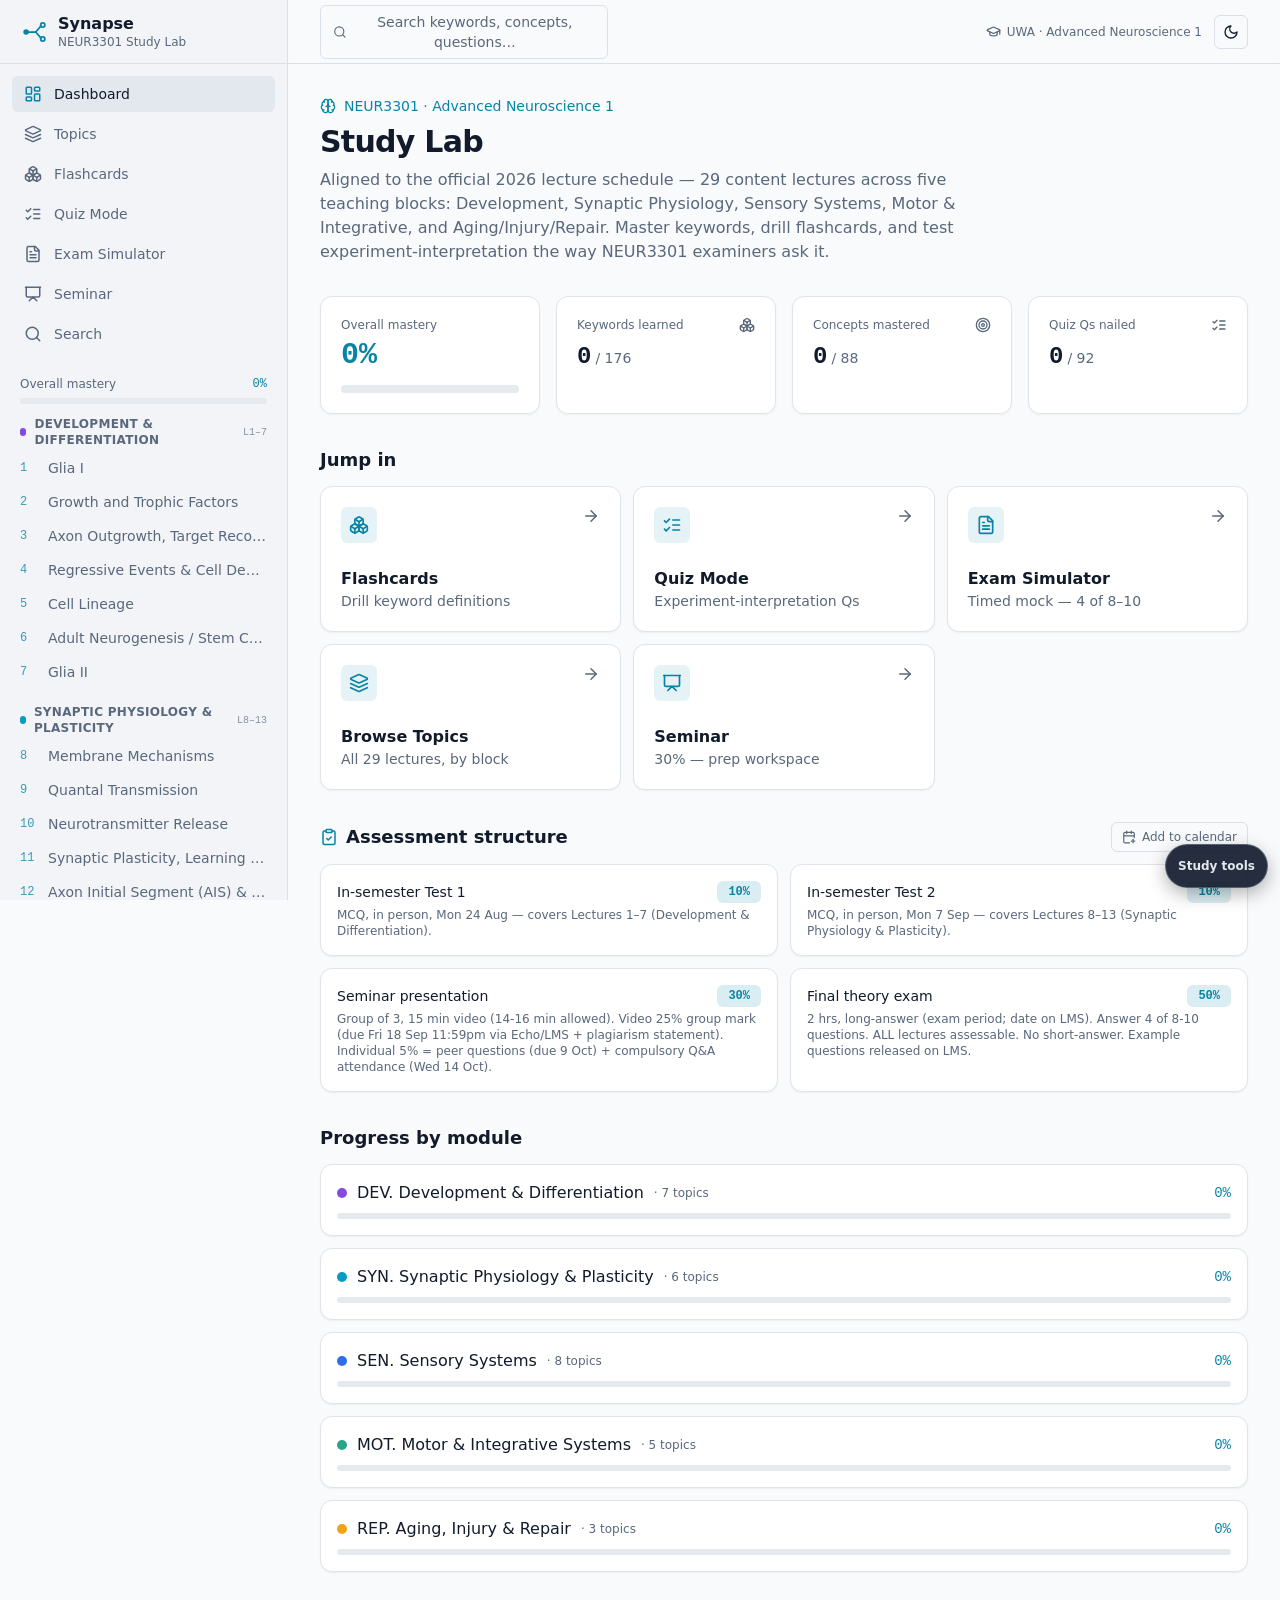
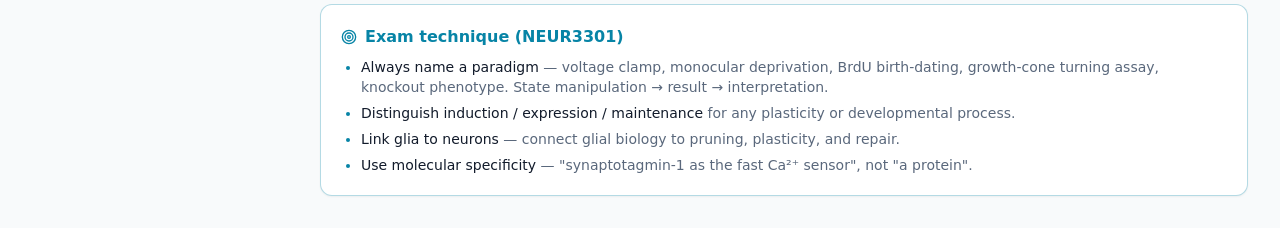
<file: docs/study-lab/index.html>
<!doctype html>
<html lang="en">
  <head>
    <meta charset="UTF-8" />
    <meta name="viewport" content="width=device-width, initial-scale=1" />
    <meta name="theme-color" content="#0f172a" />
    <meta
      name="description"
      content="Interactive exam-prep app for UWA NEUR3301 Advanced Neuroscience 1: topics, flashcards, quiz mode, mastery tracking, and search. Fully offline after first load."
    />
    <meta name="color-scheme" content="dark light" />
    <title>Synapse — NEUR3301 Study Lab</title>
    <script>
      // Apply the saved theme before paint so reloads do not flash dark.
      (function () {
        var saved = localStorage.getItem("synapse-neur3301-theme");
        var dark = saved
          ? saved === "dark"
          : !window.matchMedia("(prefers-color-scheme: light)").matches;
        document.documentElement.classList.toggle("dark", dark);
        document.documentElement.style.colorScheme = dark ? "dark" : "light";
      })();
    </script>
    <!-- System stack first: avoids loading 20+ Google fonts on a 3.7GB N100 -->
    <style>
      :root {
        --se-font-sans: "DM Sans", "Segoe UI", system-ui, -apple-system, Roboto, "Helvetica Neue", Arial, sans-serif;
        --se-font-serif: "Libre Baskerville", Georgia, "Times New Roman", serif;
        --se-font-mono: "IBM Plex Mono", "Cascadia Code", Consolas, "Courier New", monospace;
      }
      html, body {
        margin: 0;
        min-height: 100%;
        font-family: var(--se-font-sans);
        background: #0b1220;
        color: #e2e8f0;
      }
      #root { min-height: 100vh; }
      /* Soften layout jank before React mounts */
      #synapse-boot {
        position: fixed; inset: 0; display: grid; place-items: center;
        background: #0b1220; color: #94a3b8; font: 14px/1.4 var(--se-font-sans);
        z-index: 50; transition: opacity .25s ease;
      }
      #synapse-boot.hide { opacity: 0; pointer-events: none; }
      #synapse-boot strong { color: #e2e8f0; }
      .se-skip {
        position: fixed; left: 12px; top: -64px; z-index: 60;
        padding: .6rem .9rem; background: #22d3ee; color: #04121a;
        border-radius: .5rem; font: 600 14px/1.2 var(--se-font-sans);
        text-decoration: none; transition: top .15s ease;
      }
      .se-skip:focus { top: 12px; }
      :focus-visible { outline: 3px solid #22d3ee; outline-offset: 3px; }
      @media (prefers-reduced-motion: reduce) { .se-skip { transition: none; } }
    </style>
    <!-- Optional fonts: only if online; page works without them -->
    <link rel="preconnect" href="https://fonts.googleapis.com" />
    <link rel="preconnect" href="https://fonts.gstatic.com" crossorigin />
    <link
      href="https://fonts.googleapis.com/css2?family=DM+Sans:ital,opsz,wght@0,9..40,400;0,9..40,500;0,9..40,600;0,9..40,700;1,9..40,400&family=IBM+Plex+Mono:wght@400;500;600&family=Libre+Baskerville:ital,wght@0,400;0,700;1,400&display=swap"
      rel="stylesheet"
      media="print"
      onload="this.media='all'"
    />
    <noscript>
      <link
        href="https://fonts.googleapis.com/css2?family=DM+Sans:opsz,wght@9..40,400;9..40,600&family=IBM+Plex+Mono:wght@400;500&family=Libre+Baskerville:wght@400;700&display=swap"
        rel="stylesheet"
      />
    </noscript>
    <link rel="stylesheet" crossorigin href="./assets/index-C3XRwkWz.css" />
  </head>
  <body>
    <a class="se-skip" href="#root">Skip to main content</a>
    <div id="synapse-boot" aria-live="polite">
      <div>
        <strong>Synapse — NEUR3301 Study Lab</strong><br />
        Loading study content…
      </div>
    </div>
    <div id="root" tabindex="-1"></div>
    <script type="module" crossorigin src="./assets/index-BR7I-zAT.js"></script>
    <script src="./assets/synapse-enhance.js?v=6" defer></script>
    <script>
      // Hide boot splash once React mounts or after a short fallback.
      (function () {
        function hide() {
          var el = document.getElementById("synapse-boot");
          if (!el) return;
          el.classList.add("hide");
          setTimeout(function () { el.remove(); }, 300);
        }
        var root = document.getElementById("root");
        if (window.MutationObserver && root) {
          var obs = new MutationObserver(function () {
            if (root.childElementCount > 0) {
              obs.disconnect();
              hide();
            }
          });
          obs.observe(root, { childList: true });
        }
        setTimeout(hide, 4000);
      })();
    </script>
  </body>
</html>
</file>
<file: docs/styles.css>
:root{--bg:#07110f;--panel:#0d1b18;--panel2:#112520;--text:#f3f7f5;--muted:#9db3aa;--line:#224039;--accent:#61e3b5;--accent2:#a6ffe0;--violet:#9f8cff;--amber:#f6c66a;--max:1160px;--mono:"JetBrains Mono",monospace}*{box-sizing:border-box}html{scroll-behavior:smooth}body{margin:0;background:radial-gradient(circle at 80% 8%,#163d32 0,transparent 28%),radial-gradient(circle at 12% 35%,rgba(159,140,255,.12),transparent 25%),var(--bg);color:var(--text);font-family:Inter,system-ui,sans-serif;line-height:1.6}.wrap{width:min(calc(100% - 2rem),var(--max));margin:auto}a{color:inherit}.hero{min-height:78vh;border-bottom:1px solid var(--line);background:linear-gradient(180deg,rgba(7,17,15,.15),rgba(7,17,15,.96))}.nav{display:flex;justify-content:space-between;align-items:center;padding:1.2rem 0;gap:1rem}.brand,.nav-link,footer a{color:var(--text);text-decoration:none}.brand{display:flex;align-items:center;gap:.65rem}.brand b,.brand small{display:block}.brand b{font-size:.9rem;letter-spacing:.16em}.brand small{color:var(--muted);font:500 .65rem var(--mono);letter-spacing:.08em}.brand-mark{display:inline-grid;place-items:center;width:2.25rem;height:2.25rem;border:1px solid var(--accent);border-radius:.7rem;color:var(--accent);font:700 1rem var(--mono);box-shadow:0 0 25px rgba(97,227,181,.15)}.nav-actions{display:flex;gap:1rem}.nav-link{color:var(--muted);font-size:.9rem}.nav-link:hover{color:var(--accent2)}.hero-content{padding:8rem 0 6rem}.eyebrow{margin:0 0 .85rem;color:var(--accent);font:700 .76rem var(--mono);text-transform:uppercase;letter-spacing:.14em}.hero h1{max-width:980px;margin:0;font-size:clamp(3.2rem,8vw,7rem);line-height:.92;letter-spacing:-.065em}.hero h1 span{color:var(--accent)}.lede{max-width:760px;margin:2rem 0 1.5rem;color:var(--muted);font-size:1.16rem}.actions{display:flex;gap:.8rem;flex-wrap:wrap}.button{display:inline-flex;align-items:center;justify-content:center;padding:.9rem 1.18rem;border:1px solid var(--line);border-radius:.75rem;color:var(--text);text-decoration:none;font-weight:800;transition:.2s}.button:hover{transform:translateY(-2px)}.button.primary{background:var(--accent);border-color:var(--accent);color:#062017}.button.secondary{background:rgba(159,140,255,.12);border-color:rgba(159,140,255,.38)}.button.ghost{color:var(--muted)}.launch-note{margin:1rem 0 0;color:#6f8e83;font:500 .72rem var(--mono)}.assessment{display:grid;grid-template-columns:repeat(4,1fr);gap:1rem;padding:2rem 0}.assessment article{padding:1.25rem;border:1px solid var(--line);border-radius:1rem;background:rgba(13,27,24,.82)}.assessment span,.assessment strong,.assessment small{display:block}.assessment span{color:var(--accent);font:700 1.55rem var(--mono)}.assessment small{margin-top:.3rem;color:var(--muted)}.section{padding:5rem 0}.section-heading{display:grid;grid-template-columns:1fr 1fr;gap:2rem;align-items:end;margin-bottom:2rem}.section h2{margin:0;font-size:clamp(2.1rem,5vw,3.8rem);line-height:1.03;letter-spacing:-.045em}.section-heading>p,.path-copy,.answer-grammar>p:last-child{color:var(--muted)}.app-grid{display:grid;grid-template-columns:repeat(3,1fr);gap:1rem}.app-card{display:flex;flex-direction:column;min-height:310px;padding:1.5rem;border:1px solid var(--line);border-radius:1rem;background:linear-gradient(145deg,var(--panel),var(--panel2));transition:.2s}.app-card:hover{border-color:var(--accent);transform:translateY(-3px)}.app-card h3{margin:.35rem 0;font-size:1.55rem}.app-card strong{color:#d9ebe4}.app-card p{color:var(--muted)}.status{font:700 .69rem var(--mono);text-transform:uppercase;letter-spacing:.08em;color:var(--accent)}.tags{display:flex;gap:.45rem;flex-wrap:wrap;margin:1.1rem 0}.tag{padding:.25rem .5rem;border:1px solid var(--line);border-radius:99px;color:var(--muted);font-size:.72rem}.app-card a{margin-top:auto;color:var(--accent2);font-weight:800;text-decoration:none}.study-path{padding:2.2rem;border:1px solid var(--line);border-radius:1.2rem;background:linear-gradient(145deg,rgba(13,27,24,.96),rgba(17,37,32,.88))}.study-path ol{list-style:none;padding:0;margin:2.2rem 0 0;display:grid;grid-template-columns:repeat(4,1fr);gap:1rem}.study-path li{display:flex;gap:.8rem}.study-path li>span{color:var(--accent);font-family:var(--mono)}.study-path p{margin:.25rem 0;color:var(--muted);font-size:.9rem}.resource-grid{display:grid;grid-template-columns:repeat(3,1fr);gap:1rem}.resource{display:block;padding:1.5rem;border:1px solid var(--line);border-radius:1rem;background:rgba(13,27,24,.76);text-decoration:none;transition:.2s}.resource:hover{border-color:var(--violet);transform:translateY(-3px)}.resource span{color:var(--violet);font:700 .7rem var(--mono);letter-spacing:.1em}.resource h3{margin:.55rem 0;font-size:1.3rem}.resource p{margin:0;color:var(--muted)}.answer-grammar{padding:2.2rem;border:1px solid rgba(246,198,106,.35);border-radius:1.2rem;background:rgba(246,198,106,.055)}.answer-grammar .eyebrow{color:var(--amber)}.answer-grammar h2{max-width:1000px;font-size:clamp(1.7rem,4vw,3rem)}footer{display:flex;justify-content:space-between;gap:1rem;padding:2rem 0;border-top:1px solid var(--line);color:var(--muted);font-size:.86rem}.loading{color:var(--muted)}@media(max-width:900px){.assessment,.app-grid,.resource-grid{grid-template-columns:repeat(2,1fr)}.study-path ol{grid-template-columns:repeat(2,1fr)}}@media(max-width:680px){.hero-content{padding:5.5rem 0 4rem}.hero h1{font-size:clamp(3rem,15vw,4.6rem)}.nav-actions .nav-link:first-child{display:none}.assessment,.app-grid,.resource-grid,.section-heading,.study-path ol{grid-template-columns:1fr}.section{padding:3.5rem 0}.assessment{padding:1rem 0}.launch-note{max-width:34ch}footer{display:block}.nav{align-items:flex-start}}
.skip-link{position:fixed;left:12px;top:-64px;z-index:100;padding:.7rem 1rem;background:var(--accent);color:#062017;border-radius:.6rem;font-weight:800;text-decoration:none;transition:top .15s ease}.skip-link:focus{top:12px}
:focus-visible{outline:3px solid var(--accent2);outline-offset:3px}
@media(prefers-reduced-motion:reduce){html{scroll-behavior:auto}.skip-link{transition:none}}
.readiness-grid{display:grid;grid-template-columns:repeat(3,1fr);gap:1rem}.readiness-card{padding:1.35rem;border:1px solid var(--line);border-radius:1rem;background:rgba(13,27,24,.72)}.readiness-card h3{margin:0 0 .55rem;font-size:1.2rem}.readiness-card p{margin:.2rem 0;color:var(--muted);font-size:.92rem}.readiness-card a{display:inline-block;margin-top:.85rem;color:var(--accent2);font-weight:800;text-decoration:none}
@media(max-width:900px){.readiness-grid{grid-template-columns:repeat(2,1fr)}}@media(max-width:680px){.readiness-grid{grid-template-columns:1fr}}
</file>
<file: docs/app/styles.css>
:root {
  --bg: #07110f;
  --panel: #0e1b17;
  --raised: #14251f;
  --line: #29483d;
  --text: #effbf5;
  --muted: #9bb6aa;
  --green: #4ade80;
  --cyan: #22d3ee;
  --amber: #fbbf24;
  --red: #fb7185;
  color-scheme: dark;
  font-family: Inter, ui-sans-serif, system-ui, -apple-system, BlinkMacSystemFont, "Segoe UI", sans-serif;
}

* { box-sizing: border-box; }
html { scroll-behavior: smooth; }
body {
  margin: 0;
  background: radial-gradient(circle at 85% 0, #153c32 0, transparent 30rem), var(--bg);
  color: var(--text);
  line-height: 1.5;
}
button, input, select { font: inherit; }
button, select, input { min-height: 44px; }
button:focus-visible, a:focus-visible, input:focus-visible, select:focus-visible {
  outline: 3px solid var(--cyan);
  outline-offset: 3px;
}

.wrap { width: min(1120px, calc(100% - 28px)); margin-inline: auto; }
.sr-only {
  position: absolute;
  width: 1px;
  height: 1px;
  padding: 0;
  margin: -1px;
  overflow: hidden;
  clip: rect(0, 0, 0, 0);
  white-space: nowrap;
  border: 0;
}
.skip { position: fixed; left: 12px; top: -80px; z-index: 20; padding: 10px 14px; background: var(--cyan); color: #03110c; border-radius: 8px; }
.skip:focus { top: 12px; }
.top { position: sticky; top: 0; z-index: 10; background: #07110fe8; border-bottom: 1px solid var(--line); backdrop-filter: blur(12px); }
.nav { min-height: 62px; display: flex; align-items: center; justify-content: space-between; gap: 20px; }
.brand { color: var(--text); font-weight: 900; letter-spacing: .08em; text-decoration: none; }
.brand span { color: var(--green); }
.links { display: flex; gap: 18px; }
.links a { color: var(--muted); text-decoration: none; font-size: 13px; }
.links a:hover { color: var(--text); }
.mobile-menu { display: none; position: relative; }
.mobile-menu > summary {
  display: flex;
  align-items: center;
  gap: 8px;
  min-height: 44px;
  padding: 8px 12px;
  border: 1px solid var(--line);
  border-radius: 10px;
  color: var(--text);
  cursor: pointer;
  font-size: 13px;
  font-weight: 800;
  list-style: none;
}
.mobile-menu > summary::-webkit-details-marker { display: none; }
.mobile-menu > summary::after { content: "▾"; color: var(--green); transition: transform .2s ease; }
.mobile-menu[open] > summary::after { transform: rotate(180deg); }
.mobile-menu-links {
  position: absolute;
  top: calc(100% + 8px);
  right: 0;
  display: grid;
  min-width: 210px;
  padding: 8px;
  border: 1px solid var(--line);
  border-radius: 12px;
  background: var(--panel);
  box-shadow: 0 16px 40px #000a;
}
.mobile-menu-links a { padding: 10px 12px; border-radius: 8px; color: var(--text); text-decoration: none; }
.mobile-menu-links a:hover { background: var(--raised); color: var(--green); }

.hero { padding: 48px 0 22px; }
.eyebrow { color: var(--green); font-size: 11px; font-weight: 800; letter-spacing: .16em; text-transform: uppercase; margin: 0 0 8px; }
.hero h1 { font-size: clamp(38px, 7vw, 70px); line-height: .98; letter-spacing: -.05em; margin: 10px 0 18px; }
.hero > p:last-child { color: var(--muted); max-width: 760px; }

.marks { display: grid; grid-template-columns: repeat(4, 1fr); gap: 10px; }
.box, .panel { background: linear-gradient(180deg, var(--raised), var(--panel)); border: 1px solid var(--line); border-radius: 16px; }
.box { padding: 16px; }
.box b { display: block; font-size: 26px; }
.box span { display: block; font-weight: 700; }
.box small, .box em { display: block; color: var(--muted); font-size: 12px; font-style: normal; }
.box em { color: var(--cyan); margin-top: 7px; }

.tabs { display: flex; gap: 7px; flex-wrap: wrap; margin: 24px 0; }
.tab, .button {
  border: 1px solid var(--line);
  background: var(--panel);
  color: var(--muted);
  padding: 10px 14px;
  border-radius: 10px;
  cursor: pointer;
  text-decoration: none;
}
.tab:hover, .button:hover { border-color: var(--green); color: var(--text); }
.tab.active, .button.primary { background: var(--green); border-color: var(--green); color: #03110c; font-weight: 800; }
.button.success { border-color: var(--green); color: var(--green); }
.button.danger { border-color: #733140; color: var(--red); }
.view { display: none; }
.view.active { display: block; }
.panel { padding: 22px; margin-bottom: 14px; }
.section-head { display: flex; justify-content: space-between; align-items: end; gap: 24px; margin-bottom: 18px; }
.section-head h2, .panel h2 { margin: 0; line-height: 1.2; }
.section-head > p { color: var(--muted); max-width: 540px; margin: 0; }
.muted { color: var(--muted); }
.center { text-align: center; }

.stats { display: grid; grid-template-columns: repeat(3, 1fr); gap: 10px; }
.stat { display: flex; flex-direction: column; min-height: 126px; background: var(--bg); border: 1px solid var(--line); border-radius: 12px; padding: 16px; }
.stat b { display: block; font-size: 29px; }
.stat span { color: var(--text); }
.stat small { color: var(--muted); margin-top: auto; }
.bar { height: 7px; border: 1px solid var(--line); border-radius: 99px; overflow: hidden; margin-top: auto; }
.bar i { display: block; width: 0; height: 100%; background: linear-gradient(90deg, var(--green), var(--cyan)); transition: width .25s ease; }
.dashboard-grid { display: grid; grid-template-columns: 1fr 1fr; gap: 14px; }
.dashboard-grid .panel { display: flex; flex-direction: column; align-items: flex-start; }
.dashboard-grid .button { margin-top: auto; }
.data-tools > summary { cursor: pointer; }
.data-tools > summary::marker { color: var(--cyan); }
.data-tools-summary { display: inline-flex; justify-content: space-between; align-items: center; gap: 20px; width: calc(100% - 20px); vertical-align: middle; }
.data-tools-title { display: grid; gap: 3px; }
.data-tools-title .eyebrow { margin: 0; }
.data-tools > p { margin: 14px 0 0; }
.data-tools .controls { margin-top: 14px; }

.groups { display: grid; gap: 18px; }
.group h3 { color: var(--cyan); margin: 0 0 9px; }
.lectures { display: grid; grid-template-columns: 1fr 1fr; gap: 7px; }
.lecture { display: flex; gap: 10px; background: var(--bg); border: 1px solid var(--line); border-radius: 10px; padding: 12px; cursor: pointer; }
.lecture:hover { border-color: var(--cyan); }
.lecture.complete { opacity: .58; }
.lecture input { accent-color: var(--green); margin: 0; min-height: auto; width: 18px; }
.lecture b, .lecture small { display: block; }
.lecture small { color: var(--muted); }

.source-boundary {
  display: grid;
  grid-template-columns: auto 1fr;
  gap: 12px;
  padding: 13px 15px;
  margin-bottom: 18px;
  border: 1px solid #7a6223;
  border-left: 3px solid var(--amber);
  border-radius: 0 10px 10px 0;
  background: #fbbf2410;
}
.source-boundary b { color: var(--amber); }
.source-boundary span { color: var(--muted); }
.brief-list { display: grid; gap: 18px; }
.lecture-brief { background: var(--bg); border: 1px solid var(--line); border-radius: 14px; overflow: hidden; }
.brief-head { padding: 20px; background: linear-gradient(135deg, #18382e, #0b1713); border-bottom: 1px solid var(--line); }
.brief-head h3 { margin: 3px 0 7px; font-size: clamp(25px, 4vw, 34px); line-height: 1.08; }
.brief-head p { margin: 0; color: var(--muted); }
.brief-body { display: grid; gap: 18px; padding: 20px; }
.brief-body h4 { color: var(--cyan); margin: 0 0 8px; }
.brief-body ul, .brief-body ol { margin: 0; padding-left: 22px; }
.brief-body li + li { margin-top: 6px; }
.chain-grid, .experiment-grid { display: grid; grid-template-columns: repeat(2, minmax(0, 1fr)); gap: 10px; }
.mechanism-chain, .experiment-card { padding: 14px; border: 1px solid var(--line); border-radius: 10px; background: var(--panel); }
.mechanism-chain h5, .experiment-card h5 { margin: 0 0 8px; color: var(--green); font-size: 15px; }
.mechanism-chain ol { padding-left: 19px; }
.experiment-card dl { display: grid; grid-template-columns: auto 1fr; gap: 6px 10px; margin: 0; }
.experiment-card dt { color: var(--cyan); font-weight: 700; }
.experiment-card dd { margin: 0; color: var(--muted); }
.distinction-wrap { overflow-x: auto; }
.distinction-table { width: 100%; min-width: 640px; border-collapse: collapse; }
.distinction-table th, .distinction-table td { padding: 10px; border: 1px solid var(--line); text-align: left; vertical-align: top; }
.distinction-table th { color: var(--green); background: var(--panel); }
.recall-list { display: grid; gap: 8px; }
.recall-list details { border: 1px solid var(--line); border-radius: 9px; padding: 10px 12px; background: var(--panel); }
.recall-list summary { cursor: pointer; font-weight: 700; }
.recall-list p { color: var(--muted); margin: 9px 0 0; }
.reference-list { font-size: 13px; }
.reference-list a { color: var(--cyan); }
.brief-actions { display: flex; flex-wrap: wrap; gap: 8px; }

.quiz-filters { display: grid; gap: 5px; min-width: 250px; }
.quiz-filters label, .error-form label > span { color: var(--muted); font-size: 12px; }
select, input { width: 100%; background: var(--bg); color: var(--text); border: 1px solid var(--line); border-radius: 9px; padding: 10px; }
.question-meta { color: var(--cyan); font-size: 13px; font-weight: 700; }
.stem { font-size: clamp(20px, 3vw, 25px); font-weight: 760; max-width: 900px; }
.options { display: grid; gap: 9px; margin: 18px 0; }
.option { text-align: left; padding: 13px; border: 1px solid var(--line); border-radius: 10px; background: var(--bg); color: var(--text); cursor: pointer; }
.option:hover:not(:disabled) { border-color: var(--cyan); transform: translateY(-1px); }
.option.correct { border-color: var(--green); background: #4ade8018; }
.option.incorrect { border-color: var(--red); background: #fb718518; }
.option:disabled { cursor: default; color: var(--text); }
.explanation { border-left: 3px solid var(--amber); padding: 12px 14px; background: #fbbf2413; border-radius: 0 9px 9px 0; }
.explanation p { margin: 5px 0 0; }
.controls { display: flex; align-items: center; justify-content: center; flex-wrap: wrap; gap: 8px; margin-top: 16px; }
.controls.between { justify-content: space-between; }
.controls.left { justify-content: flex-start; }
.controls > div { display: flex; flex-wrap: wrap; gap: 8px; }
.shortcut { color: var(--muted); font-size: 12px; }

.answer-select { display: grid; gap: 5px; min-width: min(410px, 100%); }
.answer-select label, .answer-draft > span { color: var(--muted); font-size: 12px; }
.answer-clock { display: flex; align-items: center; flex-wrap: wrap; gap: 8px; margin: 18px 0; }
.answer-clock b { min-width: 92px; font-variant-numeric: tabular-nums; font-size: 28px; color: var(--cyan); }
.answer-draft { display: grid; gap: 6px; }
.answer-draft textarea {
  width: 100%;
  min-height: 260px;
  resize: vertical;
  background: var(--bg);
  color: var(--text);
  border: 1px solid var(--line);
  border-radius: 10px;
  padding: 14px;
  font: inherit;
  line-height: 1.55;
}
.answer-draft textarea:focus-visible { outline: 3px solid var(--cyan); outline-offset: 3px; }
.answer-guide { margin-top: 20px; padding: 18px; border: 1px solid var(--line); border-left: 3px solid var(--cyan); border-radius: 0 12px 12px 0; background: var(--bg); }
.answer-guide h3 { margin: 0 0 14px; }
.rubric-list { display: grid; gap: 8px; margin: 14px 0; }
.rubric-list label { display: flex; align-items: start; gap: 9px; padding: 9px 11px; border: 1px solid var(--line); border-radius: 9px; }
.rubric-list input { width: 18px; min-height: auto; margin: 3px 0 0; accent-color: var(--green); }
.answer-rating[aria-pressed="true"] { background: var(--green); border-color: var(--green); color: #03110c; font-weight: 800; }
.answer-rating.danger[aria-pressed="true"] { background: var(--red); border-color: var(--red); color: #22050c; }

.flashcard { width: 100%; min-height: 270px; display: grid; place-items: center; align-content: center; gap: 14px; text-align: center; cursor: pointer; padding: 28px; background: var(--bg); color: var(--text); border: 1px solid var(--line); border-radius: 14px; }
.flashcard:hover { border-color: var(--cyan); }
.flashcard strong { font-size: clamp(22px, 4vw, 29px); max-width: 790px; }
.flashcard .muted { font-size: 18px; max-width: 820px; }

.error-form { display: grid; grid-template-columns: 1.2fr .7fr 1.2fr auto; align-items: end; gap: 9px; }
.error-form label { display: grid; gap: 5px; }
.form-error { margin: 10px 0 0; color: var(--red); font-weight: 700; }
.ledger { display: grid; gap: 9px; margin-top: 18px; }
.entry { display: grid; grid-template-columns: 1fr auto; gap: 16px; background: var(--bg); border: 1px solid var(--line); border-radius: 11px; padding: 14px; }
.entry.resolved { opacity: .55; }
.entry b, .entry small { display: block; }
.entry small { color: var(--muted); }
.entry p { margin: 8px 0 0; }
.entry-actions { display: flex; align-items: start; gap: 5px; }
.entry-actions button { border: 0; background: none; color: var(--cyan); cursor: pointer; padding: 6px; min-height: 36px; }
.entry-actions .delete { color: var(--red); }
.file-button { display: inline-grid; place-items: center; }

footer { padding: 34px 0 55px; color: var(--muted); font-size: 12px; }
.toast { position: fixed; right: 18px; bottom: 18px; z-index: 30; max-width: 360px; padding: 11px 15px; background: var(--text); color: var(--bg); border-radius: 9px; box-shadow: 0 10px 40px #0008; opacity: 0; pointer-events: none; transform: translateY(8px); transition: .2s ease; }
.toast.show { opacity: 1; transform: none; }

@media (max-width: 820px) {
  .marks, .stats { grid-template-columns: 1fr 1fr; }
  .lectures, .dashboard-grid { grid-template-columns: 1fr; }
  .chain-grid, .experiment-grid { grid-template-columns: 1fr; }
  .error-form { grid-template-columns: 1fr 1fr; }
  .error-form label:first-child, .error-form label:nth-child(3) { grid-column: span 2; }
}

@media (max-width: 620px) {
  .links { display: none; }
  .mobile-menu { display: block; }
  .section-head, .quiz-heading, .answer-heading { align-items: stretch; flex-direction: column; }
  .quiz-filters { min-width: 0; }
  .controls.between { align-items: stretch; flex-direction: column; }
  .controls.between > div { display: grid; }
  .error-form { grid-template-columns: 1fr; }
  .error-form label:first-child, .error-form label:nth-child(3) { grid-column: auto; }
  .entry { grid-template-columns: 1fr; }
  .source-boundary { grid-template-columns: 1fr; }
  .data-tools-summary { align-items: flex-start; flex-direction: column; gap: 5px; }
}

@media (max-width: 460px) {
  .marks, .stats { grid-template-columns: 1fr; }
  .tabs { display: grid; grid-template-columns: 1fr 1fr; }
  .panel { padding: 16px; }
}

@media (prefers-reduced-motion: reduce) {
  *, *::before, *::after { scroll-behavior: auto !important; transition: none !important; }
}
</file>
<file: docs/study-lab/assets/index-C3XRwkWz.css>
*,:before,:after{--tw-border-spacing-x: 0;--tw-border-spacing-y: 0;--tw-translate-x: 0;--tw-translate-y: 0;--tw-rotate: 0;--tw-skew-x: 0;--tw-skew-y: 0;--tw-scale-x: 1;--tw-scale-y: 1;--tw-pan-x: ;--tw-pan-y: ;--tw-pinch-zoom: ;--tw-scroll-snap-strictness: proximity;--tw-gradient-from-position: ;--tw-gradient-via-position: ;--tw-gradient-to-position: ;--tw-ordinal: ;--tw-slashed-zero: ;--tw-numeric-figure: ;--tw-numeric-spacing: ;--tw-numeric-fraction: ;--tw-ring-inset: ;--tw-ring-offset-width: 0px;--tw-ring-offset-color: #fff;--tw-ring-color: rgb(59 130 246 / .5);--tw-ring-offset-shadow: 0 0 #0000;--tw-ring-shadow: 0 0 #0000;--tw-shadow: 0 0 #0000;--tw-shadow-colored: 0 0 #0000;--tw-blur: ;--tw-brightness: ;--tw-contrast: ;--tw-grayscale: ;--tw-hue-rotate: ;--tw-invert: ;--tw-saturate: ;--tw-sepia: ;--tw-drop-shadow: ;--tw-backdrop-blur: ;--tw-backdrop-brightness: ;--tw-backdrop-contrast: ;--tw-backdrop-grayscale: ;--tw-backdrop-hue-rotate: ;--tw-backdrop-invert: ;--tw-backdrop-opacity: ;--tw-backdrop-saturate: ;--tw-backdrop-sepia: ;--tw-contain-size: ;--tw-contain-layout: ;--tw-contain-paint: ;--tw-contain-style: }::backdrop{--tw-border-spacing-x: 0;--tw-border-spacing-y: 0;--tw-translate-x: 0;--tw-translate-y: 0;--tw-rotate: 0;--tw-skew-x: 0;--tw-skew-y: 0;--tw-scale-x: 1;--tw-scale-y: 1;--tw-pan-x: ;--tw-pan-y: ;--tw-pinch-zoom: ;--tw-scroll-snap-strictness: proximity;--tw-gradient-from-position: ;--tw-gradient-via-position: ;--tw-gradient-to-position: ;--tw-ordinal: ;--tw-slashed-zero: ;--tw-numeric-figure: ;--tw-numeric-spacing: ;--tw-numeric-fraction: ;--tw-ring-inset: ;--tw-ring-offset-width: 0px;--tw-ring-offset-color: #fff;--tw-ring-color: rgb(59 130 246 / .5);--tw-ring-offset-shadow: 0 0 #0000;--tw-ring-shadow: 0 0 #0000;--tw-shadow: 0 0 #0000;--tw-shadow-colored: 0 0 #0000;--tw-blur: ;--tw-brightness: ;--tw-contrast: ;--tw-grayscale: ;--tw-hue-rotate: ;--tw-invert: ;--tw-saturate: ;--tw-sepia: ;--tw-drop-shadow: ;--tw-backdrop-blur: ;--tw-backdrop-brightness: ;--tw-backdrop-contrast: ;--tw-backdrop-grayscale: ;--tw-backdrop-hue-rotate: ;--tw-backdrop-invert: ;--tw-backdrop-opacity: ;--tw-backdrop-saturate: ;--tw-backdrop-sepia: ;--tw-contain-size: ;--tw-contain-layout: ;--tw-contain-paint: ;--tw-contain-style: }*,:before,:after{box-sizing:border-box;border-width:0;border-style:solid;border-color:#e5e7eb}:before,:after{--tw-content: ""}html,:host{line-height:1.5;-webkit-text-size-adjust:100%;-moz-tab-size:4;-o-tab-size:4;tab-size:4;font-family:var(--font-sans);font-feature-settings:normal;font-variation-settings:normal;-webkit-tap-highlight-color:transparent}body{margin:0;line-height:inherit}hr{height:0;color:inherit;border-top-width:1px}abbr:where([title]){-webkit-text-decoration:underline dotted;text-decoration:underline dotted}h1,h2,h3,h4,h5,h6{font-size:inherit;font-weight:inherit}a{color:inherit;text-decoration:inherit}b,strong{font-weight:bolder}code,kbd,samp,pre{font-family:var(--font-mono);font-feature-settings:normal;font-variation-settings:normal;font-size:1em}small{font-size:80%}sub,sup{font-size:75%;line-height:0;position:relative;vertical-align:baseline}sub{bottom:-.25em}sup{top:-.5em}table{text-indent:0;border-color:inherit;border-collapse:collapse}button,input,optgroup,select,textarea{font-family:inherit;font-feature-settings:inherit;font-variation-settings:inherit;font-size:100%;font-weight:inherit;line-height:inherit;letter-spacing:inherit;color:inherit;margin:0;padding:0}button,select{text-transform:none}button,input:where([type=button]),input:where([type=reset]),input:where([type=submit]){-webkit-appearance:button;background-color:transparent;background-image:none}:-moz-focusring{outline:auto}:-moz-ui-invalid{box-shadow:none}progress{vertical-align:baseline}::-webkit-inner-spin-button,::-webkit-outer-spin-button{height:auto}[type=search]{-webkit-appearance:textfield;outline-offset:-2px}::-webkit-search-decoration{-webkit-appearance:none}::-webkit-file-upload-button{-webkit-appearance:button;font:inherit}summary{display:list-item}blockquote,dl,dd,h1,h2,h3,h4,h5,h6,hr,figure,p,pre{margin:0}fieldset{margin:0;padding:0}legend{padding:0}ol,ul,menu{list-style:none;margin:0;padding:0}dialog{padding:0}textarea{resize:vertical}input::-moz-placeholder,textarea::-moz-placeholder{opacity:1;color:#9ca3af}input::placeholder,textarea::placeholder{opacity:1;color:#9ca3af}button,[role=button]{cursor:pointer}:disabled{cursor:default}img,svg,video,canvas,audio,iframe,embed,object{display:block;vertical-align:middle}img,video{max-width:100%;height:auto}[hidden]:where(:not([hidden=until-found])){display:none}*{--tw-border-opacity: 1;border-color:hsl(var(--border) / var(--tw-border-opacity, 1))}body{--tw-bg-opacity: 1;background-color:hsl(var(--background) / var(--tw-bg-opacity, 1));font-family:var(--font-sans);--tw-text-opacity: 1;color:hsl(var(--foreground) / var(--tw-text-opacity, 1));-webkit-font-smoothing:antialiased;-moz-osx-font-smoothing:grayscale}.sr-only{position:absolute;width:1px;height:1px;padding:0;margin:-1px;overflow:hidden;clip:rect(0,0,0,0);white-space:nowrap;border-width:0}.pointer-events-none{pointer-events:none}.pointer-events-auto{pointer-events:auto}.visible{visibility:visible}.invisible{visibility:hidden}.static{position:static}.fixed{position:fixed}.absolute{position:absolute}.relative{position:relative}.sticky{position:sticky}.inset-0{inset:0}.inset-x-0{left:0;right:0}.inset-y-0{top:0;bottom:0}.-bottom-12{bottom:-3rem}.-left-12{left:-3rem}.-right-12{right:-3rem}.-top-12{top:-3rem}.bottom-0{bottom:0}.left-0{left:0}.left-1{left:.25rem}.left-1\/2{left:50%}.left-2{left:.5rem}.left-3{left:.75rem}.left-\[50\%\]{left:50%}.right-0{right:0}.right-1{right:.25rem}.right-2{right:.5rem}.right-3{right:.75rem}.right-4{right:1rem}.top-0{top:0}.top-1\.5{top:.375rem}.top-1\/2{top:50%}.top-14{top:3.5rem}.top-2{top:.5rem}.top-3\.5{top:.875rem}.top-4{top:1rem}.top-\[1px\]{top:1px}.top-\[50\%\]{top:50%}.top-\[60\%\]{top:60%}.top-full{top:100%}.z-10{z-index:10}.z-20{z-index:20}.z-30{z-index:30}.z-40{z-index:40}.z-50{z-index:50}.z-\[100\]{z-index:100}.z-\[1\]{z-index:1}.-mx-1{margin-left:-.25rem;margin-right:-.25rem}.mx-2{margin-left:.5rem;margin-right:.5rem}.mx-3\.5{margin-left:.875rem;margin-right:.875rem}.mx-4{margin-left:1rem;margin-right:1rem}.mx-auto{margin-left:auto;margin-right:auto}.my-0\.5{margin-top:.125rem;margin-bottom:.125rem}.my-1{margin-top:.25rem;margin-bottom:.25rem}.-ml-4{margin-left:-1rem}.-mt-4{margin-top:-1rem}.mb-0\.5{margin-bottom:.125rem}.mb-1{margin-bottom:.25rem}.mb-1\.5{margin-bottom:.375rem}.mb-2{margin-bottom:.5rem}.mb-3{margin-bottom:.75rem}.mb-4{margin-bottom:1rem}.mb-5{margin-bottom:1.25rem}.mb-6{margin-bottom:1.5rem}.ml-1{margin-left:.25rem}.ml-2{margin-left:.5rem}.ml-3{margin-left:.75rem}.ml-auto{margin-left:auto}.mr-1{margin-right:.25rem}.mr-1\.5{margin-right:.375rem}.mr-2{margin-right:.5rem}.mt-0\.5{margin-top:.125rem}.mt-1{margin-top:.25rem}.mt-1\.5{margin-top:.375rem}.mt-2{margin-top:.5rem}.mt-24{margin-top:6rem}.mt-3{margin-top:.75rem}.mt-4{margin-top:1rem}.mt-6{margin-top:1.5rem}.mt-auto{margin-top:auto}.line-clamp-2{overflow:hidden;display:-webkit-box;-webkit-box-orient:vertical;-webkit-line-clamp:2}.block{display:block}.inline-block{display:inline-block}.inline{display:inline}.flex{display:flex}.inline-flex{display:inline-flex}.table{display:table}.grid{display:grid}.hidden{display:none}.aspect-square{aspect-ratio:1 / 1}.aspect-video{aspect-ratio:16 / 9}.size-4{width:1rem;height:1rem}.h-1{height:.25rem}.h-1\.5{height:.375rem}.h-10{height:2.5rem}.h-11{height:2.75rem}.h-12{height:3rem}.h-14{height:3.5rem}.h-16{height:4rem}.h-2{height:.5rem}.h-2\.5{height:.625rem}.h-3{height:.75rem}.h-3\.5{height:.875rem}.h-4{height:1rem}.h-5{height:1.25rem}.h-6{height:1.5rem}.h-7{height:1.75rem}.h-8{height:2rem}.h-9{height:2.25rem}.h-\[1px\]{height:1px}.h-\[calc\(100vh-3\.5rem\)\]{height:calc(100vh - 3.5rem)}.h-\[var\(--radix-navigation-menu-viewport-height\)\]{height:var(--radix-navigation-menu-viewport-height)}.h-\[var\(--radix-select-trigger-height\)\]{height:var(--radix-select-trigger-height)}.h-auto{height:auto}.h-full{height:100%}.h-px{height:1px}.h-svh{height:100svh}.max-h-\[--radix-context-menu-content-available-height\]{max-height:var(--radix-context-menu-content-available-height)}.max-h-\[--radix-select-content-available-height\]{max-height:var(--radix-select-content-available-height)}.max-h-\[300px\]{max-height:300px}.max-h-\[var\(--radix-dropdown-menu-content-available-height\)\]{max-height:var(--radix-dropdown-menu-content-available-height)}.max-h-screen{max-height:100vh}.min-h-0{min-height:0px}.min-h-10{min-height:2.5rem}.min-h-8{min-height:2rem}.min-h-9{min-height:2.25rem}.min-h-\[120px\]{min-height:120px}.min-h-\[280px\]{min-height:280px}.min-h-\[80px\]{min-height:80px}.min-h-screen{min-height:100vh}.min-h-svh{min-height:100svh}.w-0{width:0px}.w-1{width:.25rem}.w-1\.5{width:.375rem}.w-10{width:2.5rem}.w-11{width:2.75rem}.w-2{width:.5rem}.w-2\.5{width:.625rem}.w-3{width:.75rem}.w-3\.5{width:.875rem}.w-3\/4{width:75%}.w-4{width:1rem}.w-5{width:1.25rem}.w-6{width:1.5rem}.w-64{width:16rem}.w-7{width:1.75rem}.w-72{width:18rem}.w-8{width:2rem}.w-9{width:2.25rem}.w-\[100px\]{width:100px}.w-\[1px\]{width:1px}.w-\[var\(--sidebar-width\)\]{width:var(--sidebar-width)}.w-auto{width:auto}.w-full{width:100%}.w-max{width:-moz-max-content;width:max-content}.w-px{width:1px}.min-w-0{min-width:0px}.min-w-10{min-width:2.5rem}.min-w-11{min-width:2.75rem}.min-w-5{min-width:1.25rem}.min-w-9{min-width:2.25rem}.min-w-\[12rem\]{min-width:12rem}.min-w-\[8rem\]{min-width:8rem}.min-w-\[var\(--radix-select-trigger-width\)\]{min-width:var(--radix-select-trigger-width)}.max-w-2xl{max-width:42rem}.max-w-6xl{max-width:72rem}.max-w-\[var\(--skeleton-width\)\]{max-width:var(--skeleton-width)}.max-w-lg{max-width:32rem}.max-w-max{max-width:-moz-max-content;max-width:max-content}.max-w-md{max-width:28rem}.flex-1{flex:1 1 0%}.shrink-0{flex-shrink:0}.grow{flex-grow:1}.grow-0{flex-grow:0}.basis-full{flex-basis:100%}.caption-bottom{caption-side:bottom}.border-collapse{border-collapse:collapse}.origin-\[--radix-context-menu-content-transform-origin\]{transform-origin:var(--radix-context-menu-content-transform-origin)}.origin-\[--radix-dropdown-menu-content-transform-origin\]{transform-origin:var(--radix-dropdown-menu-content-transform-origin)}.origin-\[--radix-hover-card-content-transform-origin\]{transform-origin:var(--radix-hover-card-content-transform-origin)}.origin-\[--radix-menubar-content-transform-origin\]{transform-origin:var(--radix-menubar-content-transform-origin)}.origin-\[--radix-popover-content-transform-origin\]{transform-origin:var(--radix-popover-content-transform-origin)}.origin-\[--radix-select-content-transform-origin\]{transform-origin:var(--radix-select-content-transform-origin)}.origin-\[--radix-tooltip-content-transform-origin\]{transform-origin:var(--radix-tooltip-content-transform-origin)}.-translate-x-1\/2{--tw-translate-x: -50%;transform:translate(var(--tw-translate-x),var(--tw-translate-y)) rotate(var(--tw-rotate)) skew(var(--tw-skew-x)) skewY(var(--tw-skew-y)) scaleX(var(--tw-scale-x)) scaleY(var(--tw-scale-y))}.-translate-x-px{--tw-translate-x: -1px;transform:translate(var(--tw-translate-x),var(--tw-translate-y)) rotate(var(--tw-rotate)) skew(var(--tw-skew-x)) skewY(var(--tw-skew-y)) scaleX(var(--tw-scale-x)) scaleY(var(--tw-scale-y))}.-translate-y-1\/2{--tw-translate-y: -50%;transform:translate(var(--tw-translate-x),var(--tw-translate-y)) rotate(var(--tw-rotate)) skew(var(--tw-skew-x)) skewY(var(--tw-skew-y)) scaleX(var(--tw-scale-x)) scaleY(var(--tw-scale-y))}.translate-x-\[-50\%\]{--tw-translate-x: -50%;transform:translate(var(--tw-translate-x),var(--tw-translate-y)) rotate(var(--tw-rotate)) skew(var(--tw-skew-x)) skewY(var(--tw-skew-y)) scaleX(var(--tw-scale-x)) scaleY(var(--tw-scale-y))}.translate-x-px{--tw-translate-x: 1px;transform:translate(var(--tw-translate-x),var(--tw-translate-y)) rotate(var(--tw-rotate)) skew(var(--tw-skew-x)) skewY(var(--tw-skew-y)) scaleX(var(--tw-scale-x)) scaleY(var(--tw-scale-y))}.translate-y-\[-50\%\]{--tw-translate-y: -50%;transform:translate(var(--tw-translate-x),var(--tw-translate-y)) rotate(var(--tw-rotate)) skew(var(--tw-skew-x)) skewY(var(--tw-skew-y)) scaleX(var(--tw-scale-x)) scaleY(var(--tw-scale-y))}.rotate-45{--tw-rotate: 45deg;transform:translate(var(--tw-translate-x),var(--tw-translate-y)) rotate(var(--tw-rotate)) skew(var(--tw-skew-x)) skewY(var(--tw-skew-y)) scaleX(var(--tw-scale-x)) scaleY(var(--tw-scale-y))}.rotate-90{--tw-rotate: 90deg;transform:translate(var(--tw-translate-x),var(--tw-translate-y)) rotate(var(--tw-rotate)) skew(var(--tw-skew-x)) skewY(var(--tw-skew-y)) scaleX(var(--tw-scale-x)) scaleY(var(--tw-scale-y))}.transform{transform:translate(var(--tw-translate-x),var(--tw-translate-y)) rotate(var(--tw-rotate)) skew(var(--tw-skew-x)) skewY(var(--tw-skew-y)) scaleX(var(--tw-scale-x)) scaleY(var(--tw-scale-y))}@keyframes pulse{50%{opacity:.5}}.animate-pulse{animation:pulse 2s cubic-bezier(.4,0,.6,1) infinite}.cursor-default{cursor:default}.cursor-pointer{cursor:pointer}.touch-none{touch-action:none}.select-none{-webkit-user-select:none;-moz-user-select:none;user-select:none}.resize-y{resize:vertical}.list-disc{list-style-type:disc}.list-none{list-style-type:none}.grid-cols-2{grid-template-columns:repeat(2,minmax(0,1fr))}.grid-cols-4{grid-template-columns:repeat(4,minmax(0,1fr))}.flex-row{flex-direction:row}.flex-col{flex-direction:column}.flex-col-reverse{flex-direction:column-reverse}.flex-wrap{flex-wrap:wrap}.items-start{align-items:flex-start}.items-end{align-items:flex-end}.items-center{align-items:center}.items-baseline{align-items:baseline}.items-stretch{align-items:stretch}.justify-center{justify-content:center}.justify-between{justify-content:space-between}.gap-1{gap:.25rem}.gap-1\.5{gap:.375rem}.gap-2{gap:.5rem}.gap-2\.5{gap:.625rem}.gap-3{gap:.75rem}.gap-4{gap:1rem}.space-x-1>:not([hidden])~:not([hidden]){--tw-space-x-reverse: 0;margin-right:calc(.25rem * var(--tw-space-x-reverse));margin-left:calc(.25rem * calc(1 - var(--tw-space-x-reverse)))}.space-x-4>:not([hidden])~:not([hidden]){--tw-space-x-reverse: 0;margin-right:calc(1rem * var(--tw-space-x-reverse));margin-left:calc(1rem * calc(1 - var(--tw-space-x-reverse)))}.space-y-0\.5>:not([hidden])~:not([hidden]){--tw-space-y-reverse: 0;margin-top:calc(.125rem * calc(1 - var(--tw-space-y-reverse)));margin-bottom:calc(.125rem * var(--tw-space-y-reverse))}.space-y-1>:not([hidden])~:not([hidden]){--tw-space-y-reverse: 0;margin-top:calc(.25rem * calc(1 - var(--tw-space-y-reverse)));margin-bottom:calc(.25rem * var(--tw-space-y-reverse))}.space-y-1\.5>:not([hidden])~:not([hidden]){--tw-space-y-reverse: 0;margin-top:calc(.375rem * calc(1 - var(--tw-space-y-reverse)));margin-bottom:calc(.375rem * var(--tw-space-y-reverse))}.space-y-2>:not([hidden])~:not([hidden]){--tw-space-y-reverse: 0;margin-top:calc(.5rem * calc(1 - var(--tw-space-y-reverse)));margin-bottom:calc(.5rem * var(--tw-space-y-reverse))}.space-y-2\.5>:not([hidden])~:not([hidden]){--tw-space-y-reverse: 0;margin-top:calc(.625rem * calc(1 - var(--tw-space-y-reverse)));margin-bottom:calc(.625rem * var(--tw-space-y-reverse))}.space-y-3>:not([hidden])~:not([hidden]){--tw-space-y-reverse: 0;margin-top:calc(.75rem * calc(1 - var(--tw-space-y-reverse)));margin-bottom:calc(.75rem * var(--tw-space-y-reverse))}.space-y-4>:not([hidden])~:not([hidden]){--tw-space-y-reverse: 0;margin-top:calc(1rem * calc(1 - var(--tw-space-y-reverse)));margin-bottom:calc(1rem * var(--tw-space-y-reverse))}.space-y-5>:not([hidden])~:not([hidden]){--tw-space-y-reverse: 0;margin-top:calc(1.25rem * calc(1 - var(--tw-space-y-reverse)));margin-bottom:calc(1.25rem * var(--tw-space-y-reverse))}.space-y-6>:not([hidden])~:not([hidden]){--tw-space-y-reverse: 0;margin-top:calc(1.5rem * calc(1 - var(--tw-space-y-reverse)));margin-bottom:calc(1.5rem * var(--tw-space-y-reverse))}.space-y-8>:not([hidden])~:not([hidden]){--tw-space-y-reverse: 0;margin-top:calc(2rem * calc(1 - var(--tw-space-y-reverse)));margin-bottom:calc(2rem * var(--tw-space-y-reverse))}.overflow-auto{overflow:auto}.overflow-hidden{overflow:hidden}.overflow-y-auto{overflow-y:auto}.overflow-x-hidden{overflow-x:hidden}.truncate{overflow:hidden;text-overflow:ellipsis;white-space:nowrap}.whitespace-nowrap{white-space:nowrap}.whitespace-pre-wrap{white-space:pre-wrap}.break-words{overflow-wrap:break-word}.rounded{border-radius:.25rem}.rounded-\[2px\]{border-radius:2px}.rounded-\[inherit\]{border-radius:inherit}.rounded-full{border-radius:9999px}.rounded-lg{border-radius:.5625rem}.rounded-md{border-radius:.375rem}.rounded-sm{border-radius:.1875rem}.rounded-xl{border-radius:.75rem}.rounded-t-\[10px\]{border-top-left-radius:10px;border-top-right-radius:10px}.rounded-tl-sm{border-top-left-radius:.1875rem}.border{border-width:1px}.border-2{border-width:2px}.border-\[1\.5px\]{border-width:1.5px}.border-y{border-top-width:1px;border-bottom-width:1px}.border-b{border-bottom-width:1px}.border-l{border-left-width:1px}.border-r{border-right-width:1px}.border-t{border-top-width:1px}.border-dashed{border-style:dashed}.border-\[--color-border\]{border-color:var(--color-border)}.border-border{--tw-border-opacity: 1;border-color:hsl(var(--border) / var(--tw-border-opacity, 1))}.border-border\/50{border-color:hsl(var(--border) / .5)}.border-card-border{--tw-border-opacity: 1;border-color:hsl(var(--card-border) / var(--tw-border-opacity, 1))}.border-chart-4\/40{border-color:hsl(var(--chart-4) / .4)}.border-chart-5\/40{border-color:hsl(var(--chart-5) / .4)}.border-destructive{--tw-border-opacity: 1;border-color:hsl(var(--destructive) / var(--tw-border-opacity, 1))}.border-destructive-border{border-color:var(--destructive-border)}.border-destructive\/40{border-color:hsl(var(--destructive) / .4)}.border-destructive\/50{border-color:hsl(var(--destructive) / .5)}.border-input{--tw-border-opacity: 1;border-color:hsl(var(--input) / var(--tw-border-opacity, 1))}.border-primary{--tw-border-opacity: 1;border-color:hsl(var(--primary) / var(--tw-border-opacity, 1))}.border-primary-border{border-color:var(--primary-border)}.border-primary\/20{border-color:hsl(var(--primary) / .2)}.border-primary\/30{border-color:hsl(var(--primary) / .3)}.border-primary\/40{border-color:hsl(var(--primary) / .4)}.border-primary\/50{border-color:hsl(var(--primary) / .5)}.border-primary\/60{border-color:hsl(var(--primary) / .6)}.border-secondary-border{border-color:var(--secondary-border)}.border-sidebar-border{--tw-border-opacity: 1;border-color:hsl(var(--sidebar-border) / var(--tw-border-opacity, 1))}.border-transparent{border-color:transparent}.border-l-transparent{border-left-color:transparent}.border-t-transparent{border-top-color:transparent}.bg-\[--color-bg\]{background-color:var(--color-bg)}.bg-accent{--tw-bg-opacity: 1;background-color:hsl(var(--accent) / var(--tw-bg-opacity, 1))}.bg-background{--tw-bg-opacity: 1;background-color:hsl(var(--background) / var(--tw-bg-opacity, 1))}.bg-background\/85{background-color:hsl(var(--background) / .85)}.bg-background\/90{background-color:hsl(var(--background) / .9)}.bg-black\/80{background-color:#000c}.bg-border{--tw-bg-opacity: 1;background-color:hsl(var(--border) / var(--tw-bg-opacity, 1))}.bg-card{--tw-bg-opacity: 1;background-color:hsl(var(--card) / var(--tw-bg-opacity, 1))}.bg-chart-1\/15{background-color:hsl(var(--chart-1) / .15)}.bg-chart-2\/15{background-color:hsl(var(--chart-2) / .15)}.bg-chart-3\/15{background-color:hsl(var(--chart-3) / .15)}.bg-destructive{--tw-bg-opacity: 1;background-color:hsl(var(--destructive) / var(--tw-bg-opacity, 1))}.bg-destructive\/15{background-color:hsl(var(--destructive) / .15)}.bg-foreground{--tw-bg-opacity: 1;background-color:hsl(var(--foreground) / var(--tw-bg-opacity, 1))}.bg-gray-50{--tw-bg-opacity: 1;background-color:rgb(249 250 251 / var(--tw-bg-opacity, 1))}.bg-muted{--tw-bg-opacity: 1;background-color:hsl(var(--muted) / var(--tw-bg-opacity, 1))}.bg-muted\/40{background-color:hsl(var(--muted) / .4)}.bg-muted\/50{background-color:hsl(var(--muted) / .5)}.bg-popover{--tw-bg-opacity: 1;background-color:hsl(var(--popover) / var(--tw-bg-opacity, 1))}.bg-primary{--tw-bg-opacity: 1;background-color:hsl(var(--primary) / var(--tw-bg-opacity, 1))}.bg-primary\/10{background-color:hsl(var(--primary) / .1)}.bg-primary\/15{background-color:hsl(var(--primary) / .15)}.bg-primary\/25{background-color:hsl(var(--primary) / .25)}.bg-primary\/5{background-color:hsl(var(--primary) / .05)}.bg-secondary{--tw-bg-opacity: 1;background-color:hsl(var(--secondary) / var(--tw-bg-opacity, 1))}.bg-sidebar{--tw-bg-opacity: 1;background-color:hsl(var(--sidebar) / var(--tw-bg-opacity, 1))}.bg-sidebar-accent{--tw-bg-opacity: 1;background-color:hsl(var(--sidebar-accent) / var(--tw-bg-opacity, 1))}.bg-sidebar-border{--tw-bg-opacity: 1;background-color:hsl(var(--sidebar-border) / var(--tw-bg-opacity, 1))}.bg-transparent{background-color:transparent}.fill-current{fill:currentColor}.p-0{padding:0}.p-1{padding:.25rem}.p-10{padding:2.5rem}.p-12{padding:3rem}.p-2{padding:.5rem}.p-3{padding:.75rem}.p-4{padding:1rem}.p-5{padding:1.25rem}.p-6{padding:1.5rem}.p-8{padding:2rem}.p-\[1px\]{padding:1px}.px-0\.5{padding-left:.125rem;padding-right:.125rem}.px-1{padding-left:.25rem;padding-right:.25rem}.px-2{padding-left:.5rem;padding-right:.5rem}.px-2\.5{padding-left:.625rem;padding-right:.625rem}.px-3{padding-left:.75rem;padding-right:.75rem}.px-4{padding-left:1rem;padding-right:1rem}.px-5{padding-left:1.25rem;padding-right:1.25rem}.px-8{padding-left:2rem;padding-right:2rem}.py-0\.5{padding-top:.125rem;padding-bottom:.125rem}.py-1{padding-top:.25rem;padding-bottom:.25rem}.py-1\.5{padding-top:.375rem;padding-bottom:.375rem}.py-2{padding-top:.5rem;padding-bottom:.5rem}.py-20{padding-top:5rem;padding-bottom:5rem}.py-3{padding-top:.75rem;padding-bottom:.75rem}.py-4{padding-top:1rem;padding-bottom:1rem}.py-6{padding-top:1.5rem;padding-bottom:1.5rem}.pb-3{padding-bottom:.75rem}.pb-4{padding-bottom:1rem}.pb-6{padding-bottom:1.5rem}.pl-10{padding-left:2.5rem}.pl-2\.5{padding-left:.625rem}.pl-4{padding-left:1rem}.pl-5{padding-left:1.25rem}.pl-8{padding-left:2rem}.pr-2{padding-right:.5rem}.pr-2\.5{padding-right:.625rem}.pr-4{padding-right:1rem}.pr-7{padding-right:1.75rem}.pr-8{padding-right:2rem}.pt-0{padding-top:0}.pt-1{padding-top:.25rem}.pt-3{padding-top:.75rem}.pt-4{padding-top:1rem}.pt-6{padding-top:1.5rem}.text-left{text-align:left}.text-center{text-align:center}.text-right{text-align:right}.align-middle{vertical-align:middle}.font-mono{font-family:var(--font-mono)}.text-2xl{font-size:1.5rem;line-height:2rem}.text-3xl{font-size:1.875rem;line-height:2.25rem}.text-\[0\.8rem\]{font-size:.8rem}.text-\[10px\]{font-size:10px}.text-base{font-size:1rem;line-height:1.5rem}.text-lg{font-size:1.125rem;line-height:1.75rem}.text-sm{font-size:.875rem;line-height:1.25rem}.text-xl{font-size:1.25rem;line-height:1.75rem}.text-xs{font-size:.75rem;line-height:1rem}.font-bold{font-weight:700}.font-medium{font-weight:500}.font-normal{font-weight:400}.font-semibold{font-weight:600}.uppercase{text-transform:uppercase}.capitalize{text-transform:capitalize}.italic{font-style:italic}.tabular-nums{--tw-numeric-spacing: tabular-nums;font-variant-numeric:var(--tw-ordinal) var(--tw-slashed-zero) var(--tw-numeric-figure) var(--tw-numeric-spacing) var(--tw-numeric-fraction)}.leading-none{line-height:1}.leading-relaxed{line-height:1.625}.leading-snug{line-height:1.375}.leading-tight{line-height:1.25}.tracking-tight{letter-spacing:-.025em}.tracking-wide{letter-spacing:.025em}.tracking-widest{letter-spacing:.1em}.text-accent-foreground{--tw-text-opacity: 1;color:hsl(var(--accent-foreground) / var(--tw-text-opacity, 1))}.text-card-foreground{--tw-text-opacity: 1;color:hsl(var(--card-foreground) / var(--tw-text-opacity, 1))}.text-chart-1{--tw-text-opacity: 1;color:hsl(var(--chart-1) / var(--tw-text-opacity, 1))}.text-chart-2{--tw-text-opacity: 1;color:hsl(var(--chart-2) / var(--tw-text-opacity, 1))}.text-chart-3{--tw-text-opacity: 1;color:hsl(var(--chart-3) / var(--tw-text-opacity, 1))}.text-chart-4{--tw-text-opacity: 1;color:hsl(var(--chart-4) / var(--tw-text-opacity, 1))}.text-chart-5{--tw-text-opacity: 1;color:hsl(var(--chart-5) / var(--tw-text-opacity, 1))}.text-current{color:currentColor}.text-destructive{--tw-text-opacity: 1;color:hsl(var(--destructive) / var(--tw-text-opacity, 1))}.text-destructive-foreground{--tw-text-opacity: 1;color:hsl(var(--destructive-foreground) / var(--tw-text-opacity, 1))}.text-foreground{--tw-text-opacity: 1;color:hsl(var(--foreground) / var(--tw-text-opacity, 1))}.text-foreground\/50{color:hsl(var(--foreground) / .5)}.text-foreground\/90{color:hsl(var(--foreground) / .9)}.text-gray-600{--tw-text-opacity: 1;color:rgb(75 85 99 / var(--tw-text-opacity, 1))}.text-gray-900{--tw-text-opacity: 1;color:rgb(17 24 39 / var(--tw-text-opacity, 1))}.text-muted-foreground{--tw-text-opacity: 1;color:hsl(var(--muted-foreground) / var(--tw-text-opacity, 1))}.text-muted-foreground\/40{color:hsl(var(--muted-foreground) / .4)}.text-muted-foreground\/60{color:hsl(var(--muted-foreground) / .6)}.text-muted-foreground\/70{color:hsl(var(--muted-foreground) / .7)}.text-popover-foreground{--tw-text-opacity: 1;color:hsl(var(--popover-foreground) / var(--tw-text-opacity, 1))}.text-primary{--tw-text-opacity: 1;color:hsl(var(--primary) / var(--tw-text-opacity, 1))}.text-primary-foreground{--tw-text-opacity: 1;color:hsl(var(--primary-foreground) / var(--tw-text-opacity, 1))}.text-primary\/70{color:hsl(var(--primary) / .7)}.text-primary\/80{color:hsl(var(--primary) / .8)}.text-red-500{--tw-text-opacity: 1;color:rgb(239 68 68 / var(--tw-text-opacity, 1))}.text-secondary-foreground{--tw-text-opacity: 1;color:hsl(var(--secondary-foreground) / var(--tw-text-opacity, 1))}.text-sidebar-accent-foreground{--tw-text-opacity: 1;color:hsl(var(--sidebar-accent-foreground) / var(--tw-text-opacity, 1))}.text-sidebar-foreground{--tw-text-opacity: 1;color:hsl(var(--sidebar-foreground) / var(--tw-text-opacity, 1))}.text-sidebar-foreground\/70{color:hsl(var(--sidebar-foreground) / .7)}.text-transparent{color:transparent}.underline{text-decoration-line:underline}.line-through{text-decoration-line:line-through}.decoration-muted-foreground\/40{text-decoration-color:hsl(var(--muted-foreground) / .4)}.opacity-0{opacity:0}.opacity-50{opacity:.5}.opacity-60{opacity:.6}.opacity-70{opacity:.7}.opacity-90{opacity:.9}.shadow{--tw-shadow: 0 1px 3px 0 rgb(0 0 0 / .1), 0 1px 2px -1px rgb(0 0 0 / .1);--tw-shadow-colored: 0 1px 3px 0 var(--tw-shadow-color), 0 1px 2px -1px var(--tw-shadow-color);box-shadow:var(--tw-ring-offset-shadow, 0 0 #0000),var(--tw-ring-shadow, 0 0 #0000),var(--tw-shadow)}.shadow-\[0_0_0_1px_hsl\(var\(--sidebar-border\)\)\]{--tw-shadow: 0 0 0 1px hsl(var(--sidebar-border));--tw-shadow-colored: 0 0 0 1px var(--tw-shadow-color);box-shadow:var(--tw-ring-offset-shadow, 0 0 #0000),var(--tw-ring-shadow, 0 0 #0000),var(--tw-shadow)}.shadow-lg{--tw-shadow: 0 10px 15px -3px rgb(0 0 0 / .1), 0 4px 6px -4px rgb(0 0 0 / .1);--tw-shadow-colored: 0 10px 15px -3px var(--tw-shadow-color), 0 4px 6px -4px var(--tw-shadow-color);box-shadow:var(--tw-ring-offset-shadow, 0 0 #0000),var(--tw-ring-shadow, 0 0 #0000),var(--tw-shadow)}.shadow-md{--tw-shadow: 0 4px 6px -1px rgb(0 0 0 / .1), 0 2px 4px -2px rgb(0 0 0 / .1);--tw-shadow-colored: 0 4px 6px -1px var(--tw-shadow-color), 0 2px 4px -2px var(--tw-shadow-color);box-shadow:var(--tw-ring-offset-shadow, 0 0 #0000),var(--tw-ring-shadow, 0 0 #0000),var(--tw-shadow)}.shadow-none{--tw-shadow: 0 0 #0000;--tw-shadow-colored: 0 0 #0000;box-shadow:var(--tw-ring-offset-shadow, 0 0 #0000),var(--tw-ring-shadow, 0 0 #0000),var(--tw-shadow)}.shadow-sm{--tw-shadow: 0 1px 2px 0 rgb(0 0 0 / .05);--tw-shadow-colored: 0 1px 2px 0 var(--tw-shadow-color);box-shadow:var(--tw-ring-offset-shadow, 0 0 #0000),var(--tw-ring-shadow, 0 0 #0000),var(--tw-shadow)}.shadow-xl{--tw-shadow: 0 20px 25px -5px rgb(0 0 0 / .1), 0 8px 10px -6px rgb(0 0 0 / .1);--tw-shadow-colored: 0 20px 25px -5px var(--tw-shadow-color), 0 8px 10px -6px var(--tw-shadow-color);box-shadow:var(--tw-ring-offset-shadow, 0 0 #0000),var(--tw-ring-shadow, 0 0 #0000),var(--tw-shadow)}.outline-none{outline:2px solid transparent;outline-offset:2px}.outline{outline-style:solid}.outline-2{outline-width:2px}.outline-offset-2{outline-offset:2px}.outline-transparent{outline-color:transparent}.ring-0{--tw-ring-offset-shadow: var(--tw-ring-inset) 0 0 0 var(--tw-ring-offset-width) var(--tw-ring-offset-color);--tw-ring-shadow: var(--tw-ring-inset) 0 0 0 calc(0px + var(--tw-ring-offset-width)) var(--tw-ring-color);box-shadow:var(--tw-ring-offset-shadow),var(--tw-ring-shadow),var(--tw-shadow, 0 0 #0000)}.ring-2{--tw-ring-offset-shadow: var(--tw-ring-inset) 0 0 0 var(--tw-ring-offset-width) var(--tw-ring-offset-color);--tw-ring-shadow: var(--tw-ring-inset) 0 0 0 calc(2px + var(--tw-ring-offset-width)) var(--tw-ring-color);box-shadow:var(--tw-ring-offset-shadow),var(--tw-ring-shadow),var(--tw-shadow, 0 0 #0000)}.ring-ring{--tw-ring-opacity: 1;--tw-ring-color: hsl(var(--ring) / var(--tw-ring-opacity, 1))}.ring-sidebar-ring{--tw-ring-opacity: 1;--tw-ring-color: hsl(var(--sidebar-ring) / var(--tw-ring-opacity, 1))}.ring-offset-background{--tw-ring-offset-color: hsl(var(--background) / 1)}.filter{filter:var(--tw-blur) var(--tw-brightness) var(--tw-contrast) var(--tw-grayscale) var(--tw-hue-rotate) var(--tw-invert) var(--tw-saturate) var(--tw-sepia) var(--tw-drop-shadow)}.backdrop-blur{--tw-backdrop-blur: blur(8px);-webkit-backdrop-filter:var(--tw-backdrop-blur) var(--tw-backdrop-brightness) var(--tw-backdrop-contrast) var(--tw-backdrop-grayscale) var(--tw-backdrop-hue-rotate) var(--tw-backdrop-invert) var(--tw-backdrop-opacity) var(--tw-backdrop-saturate) var(--tw-backdrop-sepia);backdrop-filter:var(--tw-backdrop-blur) var(--tw-backdrop-brightness) var(--tw-backdrop-contrast) var(--tw-backdrop-grayscale) var(--tw-backdrop-hue-rotate) var(--tw-backdrop-invert) var(--tw-backdrop-opacity) var(--tw-backdrop-saturate) var(--tw-backdrop-sepia)}.transition{transition-property:color,background-color,border-color,text-decoration-color,fill,stroke,opacity,box-shadow,transform,filter,backdrop-filter;transition-timing-function:cubic-bezier(.4,0,.2,1);transition-duration:.15s}.transition-\[left\,right\,width\]{transition-property:left,right,width;transition-timing-function:cubic-bezier(.4,0,.2,1);transition-duration:.15s}.transition-\[margin\,opacity\]{transition-property:margin,opacity;transition-timing-function:cubic-bezier(.4,0,.2,1);transition-duration:.15s}.transition-\[width\,height\,padding\]{transition-property:width,height,padding;transition-timing-function:cubic-bezier(.4,0,.2,1);transition-duration:.15s}.transition-\[width\]{transition-property:width;transition-timing-function:cubic-bezier(.4,0,.2,1);transition-duration:.15s}.transition-all{transition-property:all;transition-timing-function:cubic-bezier(.4,0,.2,1);transition-duration:.15s}.transition-colors{transition-property:color,background-color,border-color,text-decoration-color,fill,stroke;transition-timing-function:cubic-bezier(.4,0,.2,1);transition-duration:.15s}.transition-opacity{transition-property:opacity;transition-timing-function:cubic-bezier(.4,0,.2,1);transition-duration:.15s}.transition-transform{transition-property:transform;transition-timing-function:cubic-bezier(.4,0,.2,1);transition-duration:.15s}.duration-1000{transition-duration:1s}.duration-200{transition-duration:.2s}.duration-500{transition-duration:.5s}.ease-in-out{transition-timing-function:cubic-bezier(.4,0,.2,1)}.ease-linear{transition-timing-function:linear}@keyframes enter{0%{opacity:var(--tw-enter-opacity, 1);transform:translate3d(var(--tw-enter-translate-x, 0),var(--tw-enter-translate-y, 0),0) scale3d(var(--tw-enter-scale, 1),var(--tw-enter-scale, 1),var(--tw-enter-scale, 1)) rotate(var(--tw-enter-rotate, 0))}}@keyframes exit{to{opacity:var(--tw-exit-opacity, 1);transform:translate3d(var(--tw-exit-translate-x, 0),var(--tw-exit-translate-y, 0),0) scale3d(var(--tw-exit-scale, 1),var(--tw-exit-scale, 1),var(--tw-exit-scale, 1)) rotate(var(--tw-exit-rotate, 0))}}.animate-in{animation-name:enter;animation-duration:.15s;--tw-enter-opacity: initial;--tw-enter-scale: initial;--tw-enter-rotate: initial;--tw-enter-translate-x: initial;--tw-enter-translate-y: initial}.fade-in-0{--tw-enter-opacity: 0}.fade-in-80{--tw-enter-opacity: .8}.zoom-in-95{--tw-enter-scale: .95}.duration-1000{animation-duration:1s}.duration-200{animation-duration:.2s}.duration-500{animation-duration:.5s}.ease-in-out{animation-timing-function:cubic-bezier(.4,0,.2,1)}.ease-linear{animation-timing-function:linear}input[type=search]::-webkit-search-cancel-button{display:none}[contenteditable][data-placeholder]:empty:before{content:attr(data-placeholder);color:hsl(var(--muted-foreground));pointer-events:none}.border.toggle-elevate:before{inset:-1px}.hover-elevate:not(.no-default-hover-elevate),.active-elevate:not(.no-default-active-elevate),.hover-elevate-2:not(.no-default-hover-elevate),.active-elevate-2:not(.no-default-active-elevate){position:relative;z-index:0}.hover-elevate:not(.no-default-hover-elevate):after,.active-elevate:not(.no-default-active-elevate):after,.hover-elevate-2:not(.no-default-hover-elevate):after,.active-elevate-2:not(.no-default-active-elevate):after{content:"";pointer-events:none;position:absolute;inset:0;border-radius:inherit;z-index:999}.hover-elevate:hover:not(.no-default-hover-elevate):after,.active-elevate:active:not(.no-default-active-elevate):after{background-color:var(--elevate-1)}.hover-elevate-2:hover:not(.no-default-hover-elevate):after,.active-elevate-2:active:not(.no-default-active-elevate):after{background-color:var(--elevate-2)}.border.hover-elevate:not(.no-hover-interaction-elevate):after,.border.active-elevate:not(.no-active-interaction-elevate):after,.border.hover-elevate-2:not(.no-hover-interaction-elevate):after,.border.active-elevate-2:not(.no-active-interaction-elevate):after{inset:-1px}.\[border-color\:var\(--badge-outline\)\]{border-color:var(--badge-outline)}.\[border-color\:var\(--button-outline\)\]{border-color:var(--button-outline)}:root{--button-outline: rgba(0, 0, 0, .1);--badge-outline: rgba(0, 0, 0, .05);--opaque-button-border-intensity: -8;--elevate-1: rgba(0, 0, 0, .03);--elevate-2: rgba(0, 0, 0, .08);--background: 210 30% 98%;--foreground: 220 40% 12%;--border: 214 20% 88%;--card: 0 0% 100%;--card-foreground: 220 40% 12%;--card-border: 214 22% 90%;--sidebar: 214 28% 96%;--sidebar-foreground: 220 40% 12%;--sidebar-border: 214 20% 88%;--sidebar-primary: 193 92% 34%;--sidebar-primary-foreground: 0 0% 100%;--sidebar-accent: 214 24% 91%;--sidebar-accent-foreground: 220 40% 12%;--sidebar-ring: 193 92% 40%;--popover: 0 0% 100%;--popover-foreground: 220 40% 12%;--popover-border: 214 20% 88%;--primary: 193 92% 34%;--primary-foreground: 0 0% 100%;--secondary: 214 24% 92%;--secondary-foreground: 220 40% 12%;--muted: 214 22% 93%;--muted-foreground: 215 16% 42%;--accent: 190 60% 92%;--accent-foreground: 193 92% 24%;--destructive: 350 74% 45%;--destructive-foreground: 0 0% 100%;--input: 214 20% 82%;--ring: 193 92% 40%;--chart-1: 193 92% 40%;--chart-2: 220 80% 55%;--chart-3: 265 70% 58%;--chart-4: 168 62% 40%;--chart-5: 38 90% 52%;--font-sans: Inter, ui-sans-serif, system-ui, sans-serif;--font-serif: Georgia, serif;--font-mono: "JetBrains Mono", ui-monospace, Menlo, monospace;--radius: .5rem;--shadow-2xs: 0px 2px 0px 0px hsl(0 0% 0% / 0);--shadow-xs: 0px 2px 0px 0px hsl(0 0% 0% / 0);--shadow-sm: 0px 2px 0px 0px hsl(0 0% 0% / 0), 0px 1px 2px -1px hsl(0 0% 0% / 0);--shadow: 0px 2px 0px 0px hsl(0 0% 0% / 0), 0px 1px 2px -1px hsl(0 0% 0% / 0);--shadow-md: 0px 2px 0px 0px hsl(0 0% 0% / 0), 0px 2px 4px -1px hsl(0 0% 0% / 0);--shadow-lg: 0px 2px 0px 0px hsl(0 0% 0% / 0), 0px 4px 6px -1px hsl(0 0% 0% / 0);--shadow-xl: 0px 2px 0px 0px hsl(0 0% 0% / 0), 0px 8px 10px -1px hsl(0 0% 0% / 0);--shadow-2xl: 0px 2px 0px 0px hsl(0 0% 0% / 0);--tracking-normal: 0em;--spacing: .25rem;--sidebar-primary-border: hsl(var(--sidebar-primary));--sidebar-primary-border: hsl( from hsl(var(--sidebar-primary)) h s calc(l + var(--opaque-button-border-intensity)) / alpha );--sidebar-accent-border: hsl(var(--sidebar-accent));--sidebar-accent-border: hsl( from hsl(var(--sidebar-accent)) h s calc(l + var(--opaque-button-border-intensity)) / alpha );--primary-border: hsl(var(--primary));--primary-border: hsl( from hsl(var(--primary)) h s calc(l + var(--opaque-button-border-intensity)) / alpha );--secondary-border: hsl(var(--secondary));--secondary-border: hsl( from hsl(var(--secondary)) h s calc(l + var(--opaque-button-border-intensity)) / alpha );--muted-border: hsl(var(--muted));--muted-border: hsl( from hsl(var(--muted)) h s calc(l + var(--opaque-button-border-intensity)) / alpha );--accent-border: hsl(var(--accent));--accent-border: hsl( from hsl(var(--accent)) h s calc(l + var(--opaque-button-border-intensity)) / alpha );--destructive-border: hsl(var(--destructive));--destructive-border: hsl( from hsl(var(--destructive)) h s calc(l + var(--opaque-button-border-intensity)) / alpha )}.dark{--button-outline: rgba(255, 255, 255, .1);--badge-outline: rgba(255, 255, 255, .05);--opaque-button-border-intensity: 9;--elevate-1: rgba(255, 255, 255, .04);--elevate-2: rgba(255, 255, 255, .09);--background: 222 32% 6%;--foreground: 210 24% 92%;--border: 220 20% 16%;--card: 222 28% 9%;--card-foreground: 210 24% 92%;--card-border: 220 18% 15%;--sidebar: 223 32% 7%;--sidebar-foreground: 210 24% 92%;--sidebar-border: 220 18% 14%;--sidebar-primary: 187 96% 55%;--sidebar-primary-foreground: 222 40% 8%;--sidebar-accent: 220 22% 15%;--sidebar-accent-foreground: 210 24% 92%;--sidebar-ring: 187 96% 55%;--popover: 222 28% 10%;--popover-foreground: 210 24% 92%;--popover-border: 220 18% 17%;--primary: 187 96% 55%;--primary-foreground: 222 45% 7%;--secondary: 220 22% 16%;--secondary-foreground: 210 24% 92%;--muted: 220 20% 14%;--muted-foreground: 214 16% 62%;--accent: 193 60% 18%;--accent-foreground: 187 96% 72%;--destructive: 350 72% 55%;--destructive-foreground: 0 0% 100%;--input: 220 20% 26%;--ring: 187 96% 55%;--chart-1: 187 96% 55%;--chart-2: 214 90% 62%;--chart-3: 265 82% 68%;--chart-4: 165 70% 52%;--chart-5: 38 92% 60%;--shadow-2xs: 0px 2px 0px 0px hsl(0 0% 0% / 0);--shadow-xs: 0px 2px 0px 0px hsl(0 0% 0% / 0);--shadow-sm: 0px 2px 0px 0px hsl(0 0% 0% / 0), 0px 1px 2px -1px hsl(0 0% 0% / 0);--shadow: 0px 2px 0px 0px hsl(0 0% 0% / 0), 0px 1px 2px -1px hsl(0 0% 0% / 0);--shadow-md: 0px 2px 0px 0px hsl(0 0% 0% / 0), 0px 2px 4px -1px hsl(0 0% 0% / 0);--shadow-lg: 0px 2px 0px 0px hsl(0 0% 0% / 0), 0px 4px 6px -1px hsl(0 0% 0% / 0);--shadow-xl: 0px 2px 0px 0px hsl(0 0% 0% / 0), 0px 8px 10px -1px hsl(0 0% 0% / 0);--shadow-2xl: 0px 2px 0px 0px hsl(0 0% 0% / 0);--sidebar-primary-border: hsl(var(--sidebar-primary));--sidebar-primary-border: hsl( from hsl(var(--sidebar-primary)) h s calc(l + var(--opaque-button-border-intensity)) / alpha );--sidebar-accent-border: hsl(var(--sidebar-accent));--sidebar-accent-border: hsl( from hsl(var(--sidebar-accent)) h s calc(l + var(--opaque-button-border-intensity)) / alpha );--primary-border: hsl(var(--primary));--primary-border: hsl( from hsl(var(--primary)) h s calc(l + var(--opaque-button-border-intensity)) / alpha );--secondary-border: hsl(var(--secondary));--secondary-border: hsl( from hsl(var(--secondary)) h s calc(l + var(--opaque-button-border-intensity)) / alpha );--muted-border: hsl(var(--muted));--muted-border: hsl( from hsl(var(--muted)) h s calc(l + var(--opaque-button-border-intensity)) / alpha );--accent-border: hsl(var(--accent));--accent-border: hsl( from hsl(var(--accent)) h s calc(l + var(--opaque-button-border-intensity)) / alpha );--destructive-border: hsl(var(--destructive));--destructive-border: hsl( from hsl(var(--destructive)) h s calc(l + var(--opaque-button-border-intensity)) / alpha )}.marker\:text-primary *::marker{color:hsl(var(--primary))}.marker\:text-primary::marker{color:hsl(var(--primary))}.file\:border-0::file-selector-button{border-width:0px}.file\:bg-transparent::file-selector-button{background-color:transparent}.file\:text-sm::file-selector-button{font-size:.875rem;line-height:1.25rem}.file\:font-medium::file-selector-button{font-weight:500}.file\:text-foreground::file-selector-button{--tw-text-opacity: 1;color:hsl(var(--foreground) / var(--tw-text-opacity, 1))}.placeholder\:text-muted-foreground::-moz-placeholder{--tw-text-opacity: 1;color:hsl(var(--muted-foreground) / var(--tw-text-opacity, 1))}.placeholder\:text-muted-foreground::placeholder{--tw-text-opacity: 1;color:hsl(var(--muted-foreground) / var(--tw-text-opacity, 1))}.after\:pointer-events-none:after{content:var(--tw-content);pointer-events:none}.after\:absolute:after{content:var(--tw-content);position:absolute}.after\:-inset-2:after{content:var(--tw-content);inset:-.5rem}.after\:inset-0:after{content:var(--tw-content);inset:0}.after\:inset-y-0:after{content:var(--tw-content);top:0;bottom:0}.after\:left-1\/2:after{content:var(--tw-content);left:50%}.after\:block:after{content:var(--tw-content);display:block}.after\:w-1:after{content:var(--tw-content);width:.25rem}.after\:w-\[2px\]:after{content:var(--tw-content);width:2px}.after\:-translate-x-1\/2:after{content:var(--tw-content);--tw-translate-x: -50%;transform:translate(var(--tw-translate-x),var(--tw-translate-y)) rotate(var(--tw-rotate)) skew(var(--tw-skew-x)) skewY(var(--tw-skew-y)) scaleX(var(--tw-scale-x)) scaleY(var(--tw-scale-y))}.after\:rounded-full:after{content:var(--tw-content);border-radius:9999px}.after\:border:after{content:var(--tw-content);border-width:1px}.after\:border-black\/10:after{content:var(--tw-content);border-color:#0000001a}.after\:content-\[\'\'\]:after{--tw-content: "";content:var(--tw-content)}.after\:border.toggle-elevate:after:before{content:var(--tw-content);inset:-1px}.after\:border.hover-elevate:not(.no-hover-interaction-elevate):after:after,.after\:border.active-elevate:not(.no-active-interaction-elevate):after:after,.after\:border.hover-elevate-2:not(.no-hover-interaction-elevate):after:after,.after\:border.active-elevate-2:not(.no-active-interaction-elevate):after:after{content:var(--tw-content);inset:-1px}.first\:rounded-l-md:first-child{border-top-left-radius:.375rem;border-bottom-left-radius:.375rem}.first\:border-l:first-child{border-left-width:1px}.last\:rounded-r-md:last-child{border-top-right-radius:.375rem;border-bottom-right-radius:.375rem}.focus-within\:relative:focus-within{position:relative}.focus-within\:z-20:focus-within{z-index:20}.hover\:bg-accent:hover{--tw-bg-opacity: 1;background-color:hsl(var(--accent) / var(--tw-bg-opacity, 1))}.hover\:bg-muted:hover{--tw-bg-opacity: 1;background-color:hsl(var(--muted) / var(--tw-bg-opacity, 1))}.hover\:bg-muted\/50:hover{background-color:hsl(var(--muted) / .5)}.hover\:bg-primary:hover{--tw-bg-opacity: 1;background-color:hsl(var(--primary) / var(--tw-bg-opacity, 1))}.hover\:bg-secondary:hover{--tw-bg-opacity: 1;background-color:hsl(var(--secondary) / var(--tw-bg-opacity, 1))}.hover\:bg-sidebar-accent:hover{--tw-bg-opacity: 1;background-color:hsl(var(--sidebar-accent) / var(--tw-bg-opacity, 1))}.hover\:text-accent-foreground:hover{--tw-text-opacity: 1;color:hsl(var(--accent-foreground) / var(--tw-text-opacity, 1))}.hover\:text-destructive:hover{--tw-text-opacity: 1;color:hsl(var(--destructive) / var(--tw-text-opacity, 1))}.hover\:text-foreground:hover{--tw-text-opacity: 1;color:hsl(var(--foreground) / var(--tw-text-opacity, 1))}.hover\:text-muted-foreground:hover{--tw-text-opacity: 1;color:hsl(var(--muted-foreground) / var(--tw-text-opacity, 1))}.hover\:text-primary:hover{--tw-text-opacity: 1;color:hsl(var(--primary) / var(--tw-text-opacity, 1))}.hover\:text-primary-foreground:hover{--tw-text-opacity: 1;color:hsl(var(--primary-foreground) / var(--tw-text-opacity, 1))}.hover\:text-sidebar-accent-foreground:hover{--tw-text-opacity: 1;color:hsl(var(--sidebar-accent-foreground) / var(--tw-text-opacity, 1))}.hover\:underline:hover{text-decoration-line:underline}.hover\:opacity-100:hover{opacity:1}.hover\:shadow-\[0_0_0_1px_hsl\(var\(--sidebar-accent\)\)\]:hover{--tw-shadow: 0 0 0 1px hsl(var(--sidebar-accent));--tw-shadow-colored: 0 0 0 1px var(--tw-shadow-color);box-shadow:var(--tw-ring-offset-shadow, 0 0 #0000),var(--tw-ring-shadow, 0 0 #0000),var(--tw-shadow)}.hover\:after\:bg-sidebar-border:hover:after{content:var(--tw-content);--tw-bg-opacity: 1;background-color:hsl(var(--sidebar-border) / var(--tw-bg-opacity, 1))}.focus\:bg-accent:focus{--tw-bg-opacity: 1;background-color:hsl(var(--accent) / var(--tw-bg-opacity, 1))}.focus\:bg-primary:focus{--tw-bg-opacity: 1;background-color:hsl(var(--primary) / var(--tw-bg-opacity, 1))}.focus\:text-accent-foreground:focus{--tw-text-opacity: 1;color:hsl(var(--accent-foreground) / var(--tw-text-opacity, 1))}.focus\:text-primary-foreground:focus{--tw-text-opacity: 1;color:hsl(var(--primary-foreground) / var(--tw-text-opacity, 1))}.focus\:opacity-100:focus{opacity:1}.focus\:outline-none:focus{outline:2px solid transparent;outline-offset:2px}.focus\:ring-2:focus{--tw-ring-offset-shadow: var(--tw-ring-inset) 0 0 0 var(--tw-ring-offset-width) var(--tw-ring-offset-color);--tw-ring-shadow: var(--tw-ring-inset) 0 0 0 calc(2px + var(--tw-ring-offset-width)) var(--tw-ring-color);box-shadow:var(--tw-ring-offset-shadow),var(--tw-ring-shadow),var(--tw-shadow, 0 0 #0000)}.focus\:ring-ring:focus{--tw-ring-opacity: 1;--tw-ring-color: hsl(var(--ring) / var(--tw-ring-opacity, 1))}.focus\:ring-offset-2:focus{--tw-ring-offset-width: 2px}.focus-visible\:outline-none:focus-visible{outline:2px solid transparent;outline-offset:2px}.focus-visible\:ring-1:focus-visible{--tw-ring-offset-shadow: var(--tw-ring-inset) 0 0 0 var(--tw-ring-offset-width) var(--tw-ring-offset-color);--tw-ring-shadow: var(--tw-ring-inset) 0 0 0 calc(1px + var(--tw-ring-offset-width)) var(--tw-ring-color);box-shadow:var(--tw-ring-offset-shadow),var(--tw-ring-shadow),var(--tw-shadow, 0 0 #0000)}.focus-visible\:ring-2:focus-visible{--tw-ring-offset-shadow: var(--tw-ring-inset) 0 0 0 var(--tw-ring-offset-width) var(--tw-ring-offset-color);--tw-ring-shadow: var(--tw-ring-inset) 0 0 0 calc(2px + var(--tw-ring-offset-width)) var(--tw-ring-color);box-shadow:var(--tw-ring-offset-shadow),var(--tw-ring-shadow),var(--tw-shadow, 0 0 #0000)}.focus-visible\:ring-ring:focus-visible{--tw-ring-opacity: 1;--tw-ring-color: hsl(var(--ring) / var(--tw-ring-opacity, 1))}.focus-visible\:ring-offset-1:focus-visible{--tw-ring-offset-width: 1px}.focus-visible\:ring-offset-2:focus-visible{--tw-ring-offset-width: 2px}.focus-visible\:ring-offset-background:focus-visible{--tw-ring-offset-color: hsl(var(--background) / 1)}.active\:bg-sidebar-accent:active{--tw-bg-opacity: 1;background-color:hsl(var(--sidebar-accent) / var(--tw-bg-opacity, 1))}.active\:text-sidebar-accent-foreground:active{--tw-text-opacity: 1;color:hsl(var(--sidebar-accent-foreground) / var(--tw-text-opacity, 1))}.active\:shadow-none:active{--tw-shadow: 0 0 #0000;--tw-shadow-colored: 0 0 #0000;box-shadow:var(--tw-ring-offset-shadow, 0 0 #0000),var(--tw-ring-shadow, 0 0 #0000),var(--tw-shadow)}.disabled\:pointer-events-none:disabled{pointer-events:none}.disabled\:cursor-not-allowed:disabled{cursor:not-allowed}.disabled\:opacity-50:disabled{opacity:.5}.group\/menu-item:focus-within .group-focus-within\/menu-item\:opacity-100{opacity:1}.group:hover .group-hover\:text-primary{--tw-text-opacity: 1;color:hsl(var(--primary) / var(--tw-text-opacity, 1))}.group\/menu-item:hover .group-hover\/menu-item\:opacity-100,.group:hover .group-hover\:opacity-100{opacity:1}.group.destructive .group-\[\.destructive\]\:border-muted\/40{border-color:hsl(var(--muted) / .4)}.group.destructive .group-\[\.destructive\]\:text-red-300{--tw-text-opacity: 1;color:rgb(252 165 165 / var(--tw-text-opacity, 1))}.group.destructive .group-\[\.destructive\]\:hover\:border-destructive\/30:hover{border-color:hsl(var(--destructive) / .3)}.group.destructive .group-\[\.destructive\]\:hover\:bg-destructive:hover{--tw-bg-opacity: 1;background-color:hsl(var(--destructive) / var(--tw-bg-opacity, 1))}.group.destructive .group-\[\.destructive\]\:hover\:text-destructive-foreground:hover{--tw-text-opacity: 1;color:hsl(var(--destructive-foreground) / var(--tw-text-opacity, 1))}.group.destructive .group-\[\.destructive\]\:hover\:text-red-50:hover{--tw-text-opacity: 1;color:rgb(254 242 242 / var(--tw-text-opacity, 1))}.group.destructive .group-\[\.destructive\]\:focus\:ring-destructive:focus{--tw-ring-opacity: 1;--tw-ring-color: hsl(var(--destructive) / var(--tw-ring-opacity, 1))}.group.destructive .group-\[\.destructive\]\:focus\:ring-red-400:focus{--tw-ring-opacity: 1;--tw-ring-color: rgb(248 113 113 / var(--tw-ring-opacity, 1))}.group.destructive .group-\[\.destructive\]\:focus\:ring-offset-red-600:focus{--tw-ring-offset-color: #dc2626}.peer\/menu-button:hover~.peer-hover\/menu-button\:text-sidebar-accent-foreground{--tw-text-opacity: 1;color:hsl(var(--sidebar-accent-foreground) / var(--tw-text-opacity, 1))}.peer:disabled~.peer-disabled\:cursor-not-allowed{cursor:not-allowed}.peer:disabled~.peer-disabled\:opacity-70{opacity:.7}.has-\[\:disabled\]\:opacity-50:has(:disabled){opacity:.5}.aria-disabled\:pointer-events-none[aria-disabled=true]{pointer-events:none}.aria-disabled\:opacity-50[aria-disabled=true]{opacity:.5}.aria-selected\:bg-accent[aria-selected=true]{--tw-bg-opacity: 1;background-color:hsl(var(--accent) / var(--tw-bg-opacity, 1))}.aria-selected\:bg-accent\/50[aria-selected=true]{background-color:hsl(var(--accent) / .5)}.aria-selected\:text-accent-foreground[aria-selected=true]{--tw-text-opacity: 1;color:hsl(var(--accent-foreground) / var(--tw-text-opacity, 1))}.aria-selected\:text-muted-foreground[aria-selected=true]{--tw-text-opacity: 1;color:hsl(var(--muted-foreground) / var(--tw-text-opacity, 1))}.aria-selected\:opacity-100[aria-selected=true]{opacity:1}.data-\[disabled\=true\]\:pointer-events-none[data-disabled=true],.data-\[disabled\]\:pointer-events-none[data-disabled]{pointer-events:none}.data-\[panel-group-direction\=vertical\]\:h-px[data-panel-group-direction=vertical]{height:1px}.data-\[panel-group-direction\=vertical\]\:w-full[data-panel-group-direction=vertical]{width:100%}.data-\[side\=bottom\]\:translate-y-1[data-side=bottom]{--tw-translate-y: .25rem;transform:translate(var(--tw-translate-x),var(--tw-translate-y)) rotate(var(--tw-rotate)) skew(var(--tw-skew-x)) skewY(var(--tw-skew-y)) scaleX(var(--tw-scale-x)) scaleY(var(--tw-scale-y))}.data-\[side\=left\]\:-translate-x-1[data-side=left]{--tw-translate-x: -.25rem;transform:translate(var(--tw-translate-x),var(--tw-translate-y)) rotate(var(--tw-rotate)) skew(var(--tw-skew-x)) skewY(var(--tw-skew-y)) scaleX(var(--tw-scale-x)) scaleY(var(--tw-scale-y))}.data-\[side\=right\]\:translate-x-1[data-side=right]{--tw-translate-x: .25rem;transform:translate(var(--tw-translate-x),var(--tw-translate-y)) rotate(var(--tw-rotate)) skew(var(--tw-skew-x)) skewY(var(--tw-skew-y)) scaleX(var(--tw-scale-x)) scaleY(var(--tw-scale-y))}.data-\[side\=top\]\:-translate-y-1[data-side=top]{--tw-translate-y: -.25rem;transform:translate(var(--tw-translate-x),var(--tw-translate-y)) rotate(var(--tw-rotate)) skew(var(--tw-skew-x)) skewY(var(--tw-skew-y)) scaleX(var(--tw-scale-x)) scaleY(var(--tw-scale-y))}.data-\[state\=checked\]\:translate-x-5[data-state=checked]{--tw-translate-x: 1.25rem;transform:translate(var(--tw-translate-x),var(--tw-translate-y)) rotate(var(--tw-rotate)) skew(var(--tw-skew-x)) skewY(var(--tw-skew-y)) scaleX(var(--tw-scale-x)) scaleY(var(--tw-scale-y))}.data-\[state\=unchecked\]\:translate-x-0[data-state=unchecked],.data-\[swipe\=cancel\]\:translate-x-0[data-swipe=cancel]{--tw-translate-x: 0px;transform:translate(var(--tw-translate-x),var(--tw-translate-y)) rotate(var(--tw-rotate)) skew(var(--tw-skew-x)) skewY(var(--tw-skew-y)) scaleX(var(--tw-scale-x)) scaleY(var(--tw-scale-y))}.data-\[swipe\=end\]\:translate-x-\[var\(--radix-toast-swipe-end-x\)\][data-swipe=end]{--tw-translate-x: var(--radix-toast-swipe-end-x);transform:translate(var(--tw-translate-x),var(--tw-translate-y)) rotate(var(--tw-rotate)) skew(var(--tw-skew-x)) skewY(var(--tw-skew-y)) scaleX(var(--tw-scale-x)) scaleY(var(--tw-scale-y))}.data-\[swipe\=move\]\:translate-x-\[var\(--radix-toast-swipe-move-x\)\][data-swipe=move]{--tw-translate-x: var(--radix-toast-swipe-move-x);transform:translate(var(--tw-translate-x),var(--tw-translate-y)) rotate(var(--tw-rotate)) skew(var(--tw-skew-x)) skewY(var(--tw-skew-y)) scaleX(var(--tw-scale-x)) scaleY(var(--tw-scale-y))}@keyframes accordion-up{0%{height:var(--radix-accordion-content-height)}to{height:0}}.data-\[state\=closed\]\:animate-accordion-up[data-state=closed]{animation:accordion-up .2s ease-out}@keyframes accordion-down{0%{height:0}to{height:var(--radix-accordion-content-height)}}.data-\[state\=open\]\:animate-accordion-down[data-state=open]{animation:accordion-down .2s ease-out}.data-\[panel-group-direction\=vertical\]\:flex-col[data-panel-group-direction=vertical]{flex-direction:column}.data-\[active\=true\]\:bg-sidebar-accent[data-active=true]{--tw-bg-opacity: 1;background-color:hsl(var(--sidebar-accent) / var(--tw-bg-opacity, 1))}.data-\[selected\=\'true\'\]\:bg-accent[data-selected=true]{--tw-bg-opacity: 1;background-color:hsl(var(--accent) / var(--tw-bg-opacity, 1))}.data-\[state\=active\]\:bg-background[data-state=active]{--tw-bg-opacity: 1;background-color:hsl(var(--background) / var(--tw-bg-opacity, 1))}.data-\[state\=checked\]\:bg-primary[data-state=checked]{--tw-bg-opacity: 1;background-color:hsl(var(--primary) / var(--tw-bg-opacity, 1))}.data-\[state\=on\]\:bg-accent[data-state=on],.data-\[state\=open\]\:bg-accent[data-state=open]{--tw-bg-opacity: 1;background-color:hsl(var(--accent) / var(--tw-bg-opacity, 1))}.data-\[state\=open\]\:bg-accent\/50[data-state=open]{background-color:hsl(var(--accent) / .5)}.data-\[state\=open\]\:bg-secondary[data-state=open]{--tw-bg-opacity: 1;background-color:hsl(var(--secondary) / var(--tw-bg-opacity, 1))}.data-\[state\=selected\]\:bg-muted[data-state=selected]{--tw-bg-opacity: 1;background-color:hsl(var(--muted) / var(--tw-bg-opacity, 1))}.data-\[state\=unchecked\]\:bg-input[data-state=unchecked]{--tw-bg-opacity: 1;background-color:hsl(var(--input) / var(--tw-bg-opacity, 1))}.data-\[active\=true\]\:font-medium[data-active=true]{font-weight:500}.data-\[active\=true\]\:text-sidebar-accent-foreground[data-active=true]{--tw-text-opacity: 1;color:hsl(var(--sidebar-accent-foreground) / var(--tw-text-opacity, 1))}.data-\[placeholder\]\:text-muted-foreground[data-placeholder]{--tw-text-opacity: 1;color:hsl(var(--muted-foreground) / var(--tw-text-opacity, 1))}.data-\[selected\=true\]\:text-accent-foreground[data-selected=true]{--tw-text-opacity: 1;color:hsl(var(--accent-foreground) / var(--tw-text-opacity, 1))}.data-\[state\=active\]\:text-foreground[data-state=active]{--tw-text-opacity: 1;color:hsl(var(--foreground) / var(--tw-text-opacity, 1))}.data-\[state\=checked\]\:text-primary-foreground[data-state=checked]{--tw-text-opacity: 1;color:hsl(var(--primary-foreground) / var(--tw-text-opacity, 1))}.data-\[state\=on\]\:text-accent-foreground[data-state=on],.data-\[state\=open\]\:text-accent-foreground[data-state=open]{--tw-text-opacity: 1;color:hsl(var(--accent-foreground) / var(--tw-text-opacity, 1))}.data-\[state\=open\]\:text-muted-foreground[data-state=open]{--tw-text-opacity: 1;color:hsl(var(--muted-foreground) / var(--tw-text-opacity, 1))}.data-\[disabled\=true\]\:opacity-50[data-disabled=true],.data-\[disabled\]\:opacity-50[data-disabled]{opacity:.5}.data-\[state\=open\]\:opacity-100[data-state=open]{opacity:1}.data-\[state\=active\]\:shadow-sm[data-state=active]{--tw-shadow: 0 1px 2px 0 rgb(0 0 0 / .05);--tw-shadow-colored: 0 1px 2px 0 var(--tw-shadow-color);box-shadow:var(--tw-ring-offset-shadow, 0 0 #0000),var(--tw-ring-shadow, 0 0 #0000),var(--tw-shadow)}.data-\[swipe\=move\]\:transition-none[data-swipe=move]{transition-property:none}.data-\[state\=closed\]\:duration-300[data-state=closed]{transition-duration:.3s}.data-\[state\=open\]\:duration-500[data-state=open]{transition-duration:.5s}.data-\[motion\^\=from-\]\:animate-in[data-motion^=from-],.data-\[state\=open\]\:animate-in[data-state=open],.data-\[state\=visible\]\:animate-in[data-state=visible]{animation-name:enter;animation-duration:.15s;--tw-enter-opacity: initial;--tw-enter-scale: initial;--tw-enter-rotate: initial;--tw-enter-translate-x: initial;--tw-enter-translate-y: initial}.data-\[motion\^\=to-\]\:animate-out[data-motion^=to-],.data-\[state\=closed\]\:animate-out[data-state=closed],.data-\[state\=hidden\]\:animate-out[data-state=hidden],.data-\[swipe\=end\]\:animate-out[data-swipe=end]{animation-name:exit;animation-duration:.15s;--tw-exit-opacity: initial;--tw-exit-scale: initial;--tw-exit-rotate: initial;--tw-exit-translate-x: initial;--tw-exit-translate-y: initial}.data-\[motion\^\=from-\]\:fade-in[data-motion^=from-]{--tw-enter-opacity: 0}.data-\[motion\^\=to-\]\:fade-out[data-motion^=to-],.data-\[state\=closed\]\:fade-out-0[data-state=closed]{--tw-exit-opacity: 0}.data-\[state\=closed\]\:fade-out-80[data-state=closed]{--tw-exit-opacity: .8}.data-\[state\=hidden\]\:fade-out[data-state=hidden]{--tw-exit-opacity: 0}.data-\[state\=open\]\:fade-in-0[data-state=open],.data-\[state\=visible\]\:fade-in[data-state=visible]{--tw-enter-opacity: 0}.data-\[state\=closed\]\:zoom-out-95[data-state=closed]{--tw-exit-scale: .95}.data-\[state\=open\]\:zoom-in-90[data-state=open]{--tw-enter-scale: .9}.data-\[state\=open\]\:zoom-in-95[data-state=open]{--tw-enter-scale: .95}.data-\[motion\=from-end\]\:slide-in-from-right-52[data-motion=from-end]{--tw-enter-translate-x: 13rem}.data-\[motion\=from-start\]\:slide-in-from-left-52[data-motion=from-start]{--tw-enter-translate-x: -13rem}.data-\[motion\=to-end\]\:slide-out-to-right-52[data-motion=to-end]{--tw-exit-translate-x: 13rem}.data-\[motion\=to-start\]\:slide-out-to-left-52[data-motion=to-start]{--tw-exit-translate-x: -13rem}.data-\[side\=bottom\]\:slide-in-from-top-2[data-side=bottom]{--tw-enter-translate-y: -.5rem}.data-\[side\=left\]\:slide-in-from-right-2[data-side=left]{--tw-enter-translate-x: .5rem}.data-\[side\=right\]\:slide-in-from-left-2[data-side=right]{--tw-enter-translate-x: -.5rem}.data-\[side\=top\]\:slide-in-from-bottom-2[data-side=top]{--tw-enter-translate-y: .5rem}.data-\[state\=closed\]\:slide-out-to-bottom[data-state=closed]{--tw-exit-translate-y: 100%}.data-\[state\=closed\]\:slide-out-to-left[data-state=closed]{--tw-exit-translate-x: -100%}.data-\[state\=closed\]\:slide-out-to-left-1\/2[data-state=closed]{--tw-exit-translate-x: -50%}.data-\[state\=closed\]\:slide-out-to-right[data-state=closed],.data-\[state\=closed\]\:slide-out-to-right-full[data-state=closed]{--tw-exit-translate-x: 100%}.data-\[state\=closed\]\:slide-out-to-top[data-state=closed]{--tw-exit-translate-y: -100%}.data-\[state\=closed\]\:slide-out-to-top-\[48\%\][data-state=closed]{--tw-exit-translate-y: -48%}.data-\[state\=open\]\:slide-in-from-bottom[data-state=open]{--tw-enter-translate-y: 100%}.data-\[state\=open\]\:slide-in-from-left[data-state=open]{--tw-enter-translate-x: -100%}.data-\[state\=open\]\:slide-in-from-left-1\/2[data-state=open]{--tw-enter-translate-x: -50%}.data-\[state\=open\]\:slide-in-from-right[data-state=open]{--tw-enter-translate-x: 100%}.data-\[state\=open\]\:slide-in-from-top[data-state=open]{--tw-enter-translate-y: -100%}.data-\[state\=open\]\:slide-in-from-top-\[48\%\][data-state=open]{--tw-enter-translate-y: -48%}.data-\[state\=open\]\:slide-in-from-top-full[data-state=open]{--tw-enter-translate-y: -100%}.data-\[state\=closed\]\:duration-300[data-state=closed]{animation-duration:.3s}.data-\[state\=open\]\:duration-500[data-state=open]{animation-duration:.5s}.data-\[panel-group-direction\=vertical\]\:after\:left-0[data-panel-group-direction=vertical]:after{content:var(--tw-content);left:0}.data-\[panel-group-direction\=vertical\]\:after\:h-1[data-panel-group-direction=vertical]:after{content:var(--tw-content);height:.25rem}.data-\[panel-group-direction\=vertical\]\:after\:w-full[data-panel-group-direction=vertical]:after{content:var(--tw-content);width:100%}.data-\[panel-group-direction\=vertical\]\:after\:-translate-y-1\/2[data-panel-group-direction=vertical]:after{content:var(--tw-content);--tw-translate-y: -50%;transform:translate(var(--tw-translate-x),var(--tw-translate-y)) rotate(var(--tw-rotate)) skew(var(--tw-skew-x)) skewY(var(--tw-skew-y)) scaleX(var(--tw-scale-x)) scaleY(var(--tw-scale-y))}.data-\[panel-group-direction\=vertical\]\:after\:translate-x-0[data-panel-group-direction=vertical]:after{content:var(--tw-content);--tw-translate-x: 0px;transform:translate(var(--tw-translate-x),var(--tw-translate-y)) rotate(var(--tw-rotate)) skew(var(--tw-skew-x)) skewY(var(--tw-skew-y)) scaleX(var(--tw-scale-x)) scaleY(var(--tw-scale-y))}.data-\[state\=open\]\:hover\:bg-accent:hover[data-state=open]{--tw-bg-opacity: 1;background-color:hsl(var(--accent) / var(--tw-bg-opacity, 1))}.data-\[state\=open\]\:hover\:bg-sidebar-accent:hover[data-state=open]{--tw-bg-opacity: 1;background-color:hsl(var(--sidebar-accent) / var(--tw-bg-opacity, 1))}.data-\[state\=open\]\:hover\:text-sidebar-accent-foreground:hover[data-state=open]{--tw-text-opacity: 1;color:hsl(var(--sidebar-accent-foreground) / var(--tw-text-opacity, 1))}.data-\[state\=open\]\:focus\:bg-accent:focus[data-state=open]{--tw-bg-opacity: 1;background-color:hsl(var(--accent) / var(--tw-bg-opacity, 1))}.group[data-collapsible=offcanvas] .group-data-\[collapsible\=offcanvas\]\:left-\[calc\(var\(--sidebar-width\)\*-1\)\]{left:calc(var(--sidebar-width) * -1)}.group[data-collapsible=offcanvas] .group-data-\[collapsible\=offcanvas\]\:right-\[calc\(var\(--sidebar-width\)\*-1\)\]{right:calc(var(--sidebar-width) * -1)}.group[data-side=left] .group-data-\[side\=left\]\:-right-4{right:-1rem}.group[data-side=right] .group-data-\[side\=right\]\:left-0{left:0}.group[data-collapsible=icon] .group-data-\[collapsible\=icon\]\:-mt-8{margin-top:-2rem}.group[data-collapsible=icon] .group-data-\[collapsible\=icon\]\:hidden{display:none}.group[data-collapsible=icon] .group-data-\[collapsible\=icon\]\:w-\[calc\(var\(--sidebar-width-icon\)\+var\(--spacing-4\)\)\]{width:calc(var(--sidebar-width-icon) + var(--spacing-4))}.group[data-collapsible=icon] .group-data-\[collapsible\=icon\]\:w-\[calc\(var\(--sidebar-width-icon\)\+var\(--spacing-4\)\+2px\)\]{width:calc(var(--sidebar-width-icon) + var(--spacing-4) + 2px)}.group[data-collapsible=icon] .group-data-\[collapsible\=icon\]\:w-\[var\(--sidebar-width-icon\)\]{width:var(--sidebar-width-icon)}.group[data-collapsible=offcanvas] .group-data-\[collapsible\=offcanvas\]\:w-0{width:0px}.group[data-collapsible=offcanvas] .group-data-\[collapsible\=offcanvas\]\:translate-x-0{--tw-translate-x: 0px;transform:translate(var(--tw-translate-x),var(--tw-translate-y)) rotate(var(--tw-rotate)) skew(var(--tw-skew-x)) skewY(var(--tw-skew-y)) scaleX(var(--tw-scale-x)) scaleY(var(--tw-scale-y))}.group[data-side=right] .group-data-\[side\=right\]\:rotate-180,.group[data-state=open] .group-data-\[state\=open\]\:rotate-180{--tw-rotate: 180deg;transform:translate(var(--tw-translate-x),var(--tw-translate-y)) rotate(var(--tw-rotate)) skew(var(--tw-skew-x)) skewY(var(--tw-skew-y)) scaleX(var(--tw-scale-x)) scaleY(var(--tw-scale-y))}.group[data-collapsible=icon] .group-data-\[collapsible\=icon\]\:overflow-hidden{overflow:hidden}.group[data-variant=floating] .group-data-\[variant\=floating\]\:rounded-lg{border-radius:.5625rem}.group[data-variant=floating] .group-data-\[variant\=floating\]\:border{border-width:1px}.group[data-side=left] .group-data-\[side\=left\]\:border-r{border-right-width:1px}.group[data-side=right] .group-data-\[side\=right\]\:border-l{border-left-width:1px}.group[data-variant=floating] .group-data-\[variant\=floating\]\:border-sidebar-border{--tw-border-opacity: 1;border-color:hsl(var(--sidebar-border) / var(--tw-border-opacity, 1))}.group[data-collapsible=icon] .group-data-\[collapsible\=icon\]\:opacity-0{opacity:0}.group[data-variant=floating] .group-data-\[variant\=floating\]\:shadow-sm{--tw-shadow: 0 1px 2px 0 rgb(0 0 0 / .05);--tw-shadow-colored: 0 1px 2px 0 var(--tw-shadow-color);box-shadow:var(--tw-ring-offset-shadow, 0 0 #0000),var(--tw-ring-shadow, 0 0 #0000),var(--tw-shadow)}.group[data-variant=floating] .group-data-\[variant\=floating\]\:border.toggle-elevate:before{inset:-1px}.group[data-variant=floating] .group-data-\[variant\=floating\]\:border.hover-elevate:not(.no-hover-interaction-elevate):after,.group[data-variant=floating] .group-data-\[variant\=floating\]\:border.active-elevate:not(.no-active-interaction-elevate):after,.group[data-variant=floating] .group-data-\[variant\=floating\]\:border.hover-elevate-2:not(.no-hover-interaction-elevate):after,.group[data-variant=floating] .group-data-\[variant\=floating\]\:border.active-elevate-2:not(.no-active-interaction-elevate):after{inset:-1px}.group[data-collapsible=offcanvas] .group-data-\[collapsible\=offcanvas\]\:after\:left-full:after{content:var(--tw-content);left:100%}.group[data-collapsible=offcanvas] .hover\:group-data-\[collapsible\=offcanvas\]\:bg-sidebar:hover{--tw-bg-opacity: 1;background-color:hsl(var(--sidebar) / var(--tw-bg-opacity, 1))}.peer\/menu-button[data-size=default]~.peer-data-\[size\=default\]\/menu-button\:top-1\.5{top:.375rem}.peer\/menu-button[data-size=lg]~.peer-data-\[size\=lg\]\/menu-button\:top-2\.5{top:.625rem}.peer\/menu-button[data-size=sm]~.peer-data-\[size\=sm\]\/menu-button\:top-1{top:.25rem}.peer\/menu-button[data-active=true]~.peer-data-\[active\=true\]\/menu-button\:text-sidebar-accent-foreground{--tw-text-opacity: 1;color:hsl(var(--sidebar-accent-foreground) / var(--tw-text-opacity, 1))}.dark\:border-destructive:is(.dark *){--tw-border-opacity: 1;border-color:hsl(var(--destructive) / var(--tw-border-opacity, 1))}.dark\:after\:border-white\/10:is(.dark *):after{content:var(--tw-content);border-color:#ffffff1a}@media(min-width:640px){.sm\:bottom-0{bottom:0}.sm\:right-0{right:0}.sm\:top-auto{top:auto}.sm\:col-span-2{grid-column:span 2 / span 2}.sm\:mt-0{margin-top:0}.sm\:flex{display:flex}.sm\:max-w-sm{max-width:24rem}.sm\:grid-cols-2{grid-template-columns:repeat(2,minmax(0,1fr))}.sm\:grid-cols-4{grid-template-columns:repeat(4,minmax(0,1fr))}.sm\:flex-row{flex-direction:row}.sm\:flex-col{flex-direction:column}.sm\:justify-end{justify-content:flex-end}.sm\:gap-2\.5{gap:.625rem}.sm\:space-x-2>:not([hidden])~:not([hidden]){--tw-space-x-reverse: 0;margin-right:calc(.5rem * var(--tw-space-x-reverse));margin-left:calc(.5rem * calc(1 - var(--tw-space-x-reverse)))}.sm\:space-x-4>:not([hidden])~:not([hidden]){--tw-space-x-reverse: 0;margin-right:calc(1rem * var(--tw-space-x-reverse));margin-left:calc(1rem * calc(1 - var(--tw-space-x-reverse)))}.sm\:space-y-0>:not([hidden])~:not([hidden]){--tw-space-y-reverse: 0;margin-top:calc(0px * calc(1 - var(--tw-space-y-reverse)));margin-bottom:calc(0px * var(--tw-space-y-reverse))}.sm\:rounded-lg{border-radius:.5625rem}.sm\:px-6{padding-left:1.5rem;padding-right:1.5rem}.sm\:text-left{text-align:left}.data-\[state\=open\]\:sm\:slide-in-from-bottom-full[data-state=open]{--tw-enter-translate-y: 100%}}@media(min-width:768px){.md\:absolute{position:absolute}.md\:block{display:block}.md\:flex{display:flex}.md\:w-\[var\(--radix-navigation-menu-viewport-width\)\]{width:var(--radix-navigation-menu-viewport-width)}.md\:w-auto{width:auto}.md\:max-w-\[420px\]{max-width:420px}.md\:text-sm{font-size:.875rem;line-height:1.25rem}.md\:opacity-0{opacity:0}.md\:after\:hidden:after{content:var(--tw-content);display:none}.peer[data-variant=inset]~.md\:peer-data-\[variant\=inset\]\:m-2{margin:.5rem}.peer[data-variant=inset]~.md\:peer-data-\[variant\=inset\]\:ml-0{margin-left:0}.peer[data-variant=inset][data-state=collapsed]~.md\:peer-data-\[variant\=inset\]\:peer-data-\[state\=collapsed\]\:ml-2{margin-left:.5rem}.peer[data-variant=inset]~.md\:peer-data-\[variant\=inset\]\:rounded-xl{border-radius:.75rem}.peer[data-variant=inset]~.md\:peer-data-\[variant\=inset\]\:shadow-sm{--tw-shadow: 0 1px 2px 0 rgb(0 0 0 / .05);--tw-shadow-colored: 0 1px 2px 0 var(--tw-shadow-color);box-shadow:var(--tw-ring-offset-shadow, 0 0 #0000),var(--tw-ring-shadow, 0 0 #0000),var(--tw-shadow)}}@media(min-width:1024px){.lg\:sticky{position:sticky}.lg\:top-0{top:0}.lg\:top-16{top:4rem}.lg\:col-span-1{grid-column:span 1 / span 1}.lg\:row-span-1{grid-row:span 1 / span 1}.lg\:block{display:block}.lg\:flex{display:flex}.lg\:hidden{display:none}.lg\:h-screen{height:100vh}.lg\:w-72{width:18rem}.lg\:grid-cols-3{grid-template-columns:repeat(3,minmax(0,1fr))}.lg\:grid-cols-4{grid-template-columns:repeat(4,minmax(0,1fr))}.lg\:px-8{padding-left:2rem;padding-right:2rem}.lg\:py-8{padding-top:2rem;padding-bottom:2rem}.lg\:text-3xl{font-size:1.875rem;line-height:2.25rem}}.\[\&\:has\(\[aria-selected\]\)\]\:bg-accent:has([aria-selected]){--tw-bg-opacity: 1;background-color:hsl(var(--accent) / var(--tw-bg-opacity, 1))}.first\:\[\&\:has\(\[aria-selected\]\)\]\:rounded-l-md:has([aria-selected]):first-child{border-top-left-radius:.375rem;border-bottom-left-radius:.375rem}.last\:\[\&\:has\(\[aria-selected\]\)\]\:rounded-r-md:has([aria-selected]):last-child{border-top-right-radius:.375rem;border-bottom-right-radius:.375rem}.\[\&\:has\(\[aria-selected\]\.day-outside\)\]\:bg-accent\/50:has([aria-selected].day-outside){background-color:hsl(var(--accent) / .5)}.\[\&\:has\(\[aria-selected\]\.day-range-end\)\]\:rounded-r-md:has([aria-selected].day-range-end){border-top-right-radius:.375rem;border-bottom-right-radius:.375rem}.\[\&\:has\(\[role\=checkbox\]\)\]\:pr-0:has([role=checkbox]){padding-right:0}.\[\&\>button\]\:hidden>button{display:none}.\[\&\>span\:last-child\]\:truncate>span:last-child{overflow:hidden;text-overflow:ellipsis;white-space:nowrap}.\[\&\>span\]\:line-clamp-1>span{overflow:hidden;display:-webkit-box;-webkit-box-orient:vertical;-webkit-line-clamp:1}.\[\&\>svg\+div\]\:translate-y-\[-3px\]>svg+div{--tw-translate-y: -3px;transform:translate(var(--tw-translate-x),var(--tw-translate-y)) rotate(var(--tw-rotate)) skew(var(--tw-skew-x)) skewY(var(--tw-skew-y)) scaleX(var(--tw-scale-x)) scaleY(var(--tw-scale-y))}.\[\&\>svg\]\:absolute>svg{position:absolute}.\[\&\>svg\]\:left-4>svg{left:1rem}.\[\&\>svg\]\:top-4>svg{top:1rem}.\[\&\>svg\]\:size-4>svg{width:1rem;height:1rem}.\[\&\>svg\]\:h-2\.5>svg{height:.625rem}.\[\&\>svg\]\:h-3>svg{height:.75rem}.\[\&\>svg\]\:h-3\.5>svg{height:.875rem}.\[\&\>svg\]\:h-4>svg{height:1rem}.\[\&\>svg\]\:w-2\.5>svg{width:.625rem}.\[\&\>svg\]\:w-3>svg{width:.75rem}.\[\&\>svg\]\:w-3\.5>svg{width:.875rem}.\[\&\>svg\]\:w-4>svg{width:1rem}.\[\&\>svg\]\:shrink-0>svg{flex-shrink:0}.\[\&\>svg\]\:text-destructive>svg{--tw-text-opacity: 1;color:hsl(var(--destructive) / var(--tw-text-opacity, 1))}.\[\&\>svg\]\:text-foreground>svg{--tw-text-opacity: 1;color:hsl(var(--foreground) / var(--tw-text-opacity, 1))}.\[\&\>svg\]\:text-muted-foreground>svg{--tw-text-opacity: 1;color:hsl(var(--muted-foreground) / var(--tw-text-opacity, 1))}.\[\&\>svg\]\:text-sidebar-accent-foreground>svg{--tw-text-opacity: 1;color:hsl(var(--sidebar-accent-foreground) / var(--tw-text-opacity, 1))}.\[\&\>svg\~\*\]\:pl-7>svg~*{padding-left:1.75rem}.\[\&\>tr\]\:last\:border-b-0:last-child>tr{border-bottom-width:0px}.\[\&\[data-panel-group-direction\=vertical\]\>div\]\:rotate-90[data-panel-group-direction=vertical]>div{--tw-rotate: 90deg;transform:translate(var(--tw-translate-x),var(--tw-translate-y)) rotate(var(--tw-rotate)) skew(var(--tw-skew-x)) skewY(var(--tw-skew-y)) scaleX(var(--tw-scale-x)) scaleY(var(--tw-scale-y))}.\[\&\[data-state\=open\]\>svg\]\:rotate-180[data-state=open]>svg{--tw-rotate: 180deg;transform:translate(var(--tw-translate-x),var(--tw-translate-y)) rotate(var(--tw-rotate)) skew(var(--tw-skew-x)) skewY(var(--tw-skew-y)) scaleX(var(--tw-scale-x)) scaleY(var(--tw-scale-y))}.\[\&_\.recharts-cartesian-axis-tick_text\]\:fill-muted-foreground .recharts-cartesian-axis-tick text{fill:hsl(var(--muted-foreground) / 1)}.\[\&_\.recharts-cartesian-grid_line\[stroke\=\'\#ccc\'\]\]\:stroke-border\/50 .recharts-cartesian-grid line[stroke="#ccc"]{stroke:hsl(var(--border) / .5)}.\[\&_\.recharts-curve\.recharts-tooltip-cursor\]\:stroke-border .recharts-curve.recharts-tooltip-cursor{stroke:hsl(var(--border) / 1)}.\[\&_\.recharts-dot\[stroke\=\'\#fff\'\]\]\:stroke-transparent .recharts-dot[stroke="#fff"]{stroke:transparent}.\[\&_\.recharts-layer\]\:outline-none .recharts-layer{outline:2px solid transparent;outline-offset:2px}.\[\&_\.recharts-polar-grid_\[stroke\=\'\#ccc\'\]\]\:stroke-border .recharts-polar-grid [stroke="#ccc"]{stroke:hsl(var(--border) / 1)}.\[\&_\.recharts-radial-bar-background-sector\]\:fill-muted .recharts-radial-bar-background-sector,.\[\&_\.recharts-rectangle\.recharts-tooltip-cursor\]\:fill-muted .recharts-rectangle.recharts-tooltip-cursor{fill:hsl(var(--muted) / 1)}.\[\&_\.recharts-reference-line_\[stroke\=\'\#ccc\'\]\]\:stroke-border .recharts-reference-line [stroke="#ccc"]{stroke:hsl(var(--border) / 1)}.\[\&_\.recharts-sector\[stroke\=\'\#fff\'\]\]\:stroke-transparent .recharts-sector[stroke="#fff"]{stroke:transparent}.\[\&_\.recharts-sector\]\:outline-none .recharts-sector,.\[\&_\.recharts-surface\]\:outline-none .recharts-surface{outline:2px solid transparent;outline-offset:2px}.\[\&_\[cmdk-group-heading\]\]\:px-2 [cmdk-group-heading]{padding-left:.5rem;padding-right:.5rem}.\[\&_\[cmdk-group-heading\]\]\:py-1\.5 [cmdk-group-heading]{padding-top:.375rem;padding-bottom:.375rem}.\[\&_\[cmdk-group-heading\]\]\:text-xs [cmdk-group-heading]{font-size:.75rem;line-height:1rem}.\[\&_\[cmdk-group-heading\]\]\:font-medium [cmdk-group-heading]{font-weight:500}.\[\&_\[cmdk-group-heading\]\]\:text-muted-foreground [cmdk-group-heading]{--tw-text-opacity: 1;color:hsl(var(--muted-foreground) / var(--tw-text-opacity, 1))}.\[\&_\[cmdk-group\]\:not\(\[hidden\]\)_\~\[cmdk-group\]\]\:pt-0 [cmdk-group]:not([hidden])~[cmdk-group]{padding-top:0}.\[\&_\[cmdk-group\]\]\:px-2 [cmdk-group]{padding-left:.5rem;padding-right:.5rem}.\[\&_\[cmdk-input-wrapper\]_svg\]\:h-5 [cmdk-input-wrapper] svg{height:1.25rem}.\[\&_\[cmdk-input-wrapper\]_svg\]\:w-5 [cmdk-input-wrapper] svg{width:1.25rem}.\[\&_\[cmdk-input\]\]\:h-12 [cmdk-input]{height:3rem}.\[\&_\[cmdk-item\]\]\:px-2 [cmdk-item]{padding-left:.5rem;padding-right:.5rem}.\[\&_\[cmdk-item\]\]\:py-3 [cmdk-item]{padding-top:.75rem;padding-bottom:.75rem}.\[\&_\[cmdk-item\]_svg\]\:h-5 [cmdk-item] svg{height:1.25rem}.\[\&_\[cmdk-item\]_svg\]\:w-5 [cmdk-item] svg{width:1.25rem}.\[\&_p\]\:leading-relaxed p{line-height:1.625}.\[\&_svg\]\:pointer-events-none svg{pointer-events:none}.\[\&_svg\]\:size-4 svg{width:1rem;height:1rem}.\[\&_svg\]\:shrink-0 svg{flex-shrink:0}.\[\&_tr\:last-child\]\:border-0 tr:last-child{border-width:0px}.\[\&_tr\]\:border-b tr{border-bottom-width:1px}[data-side=left][data-collapsible=offcanvas] .\[\[data-side\=left\]\[data-collapsible\=offcanvas\]_\&\]\:-right-2{right:-.5rem}[data-side=left][data-state=collapsed] .\[\[data-side\=left\]\[data-state\=collapsed\]_\&\]\:cursor-e-resize{cursor:e-resize}[data-side=right][data-collapsible=offcanvas] .\[\[data-side\=right\]\[data-collapsible\=offcanvas\]_\&\]\:-left-2{left:-.5rem}[data-side=right][data-state=collapsed] .\[\[data-side\=right\]\[data-state\=collapsed\]_\&\]\:cursor-w-resize{cursor:w-resize}
</file>
